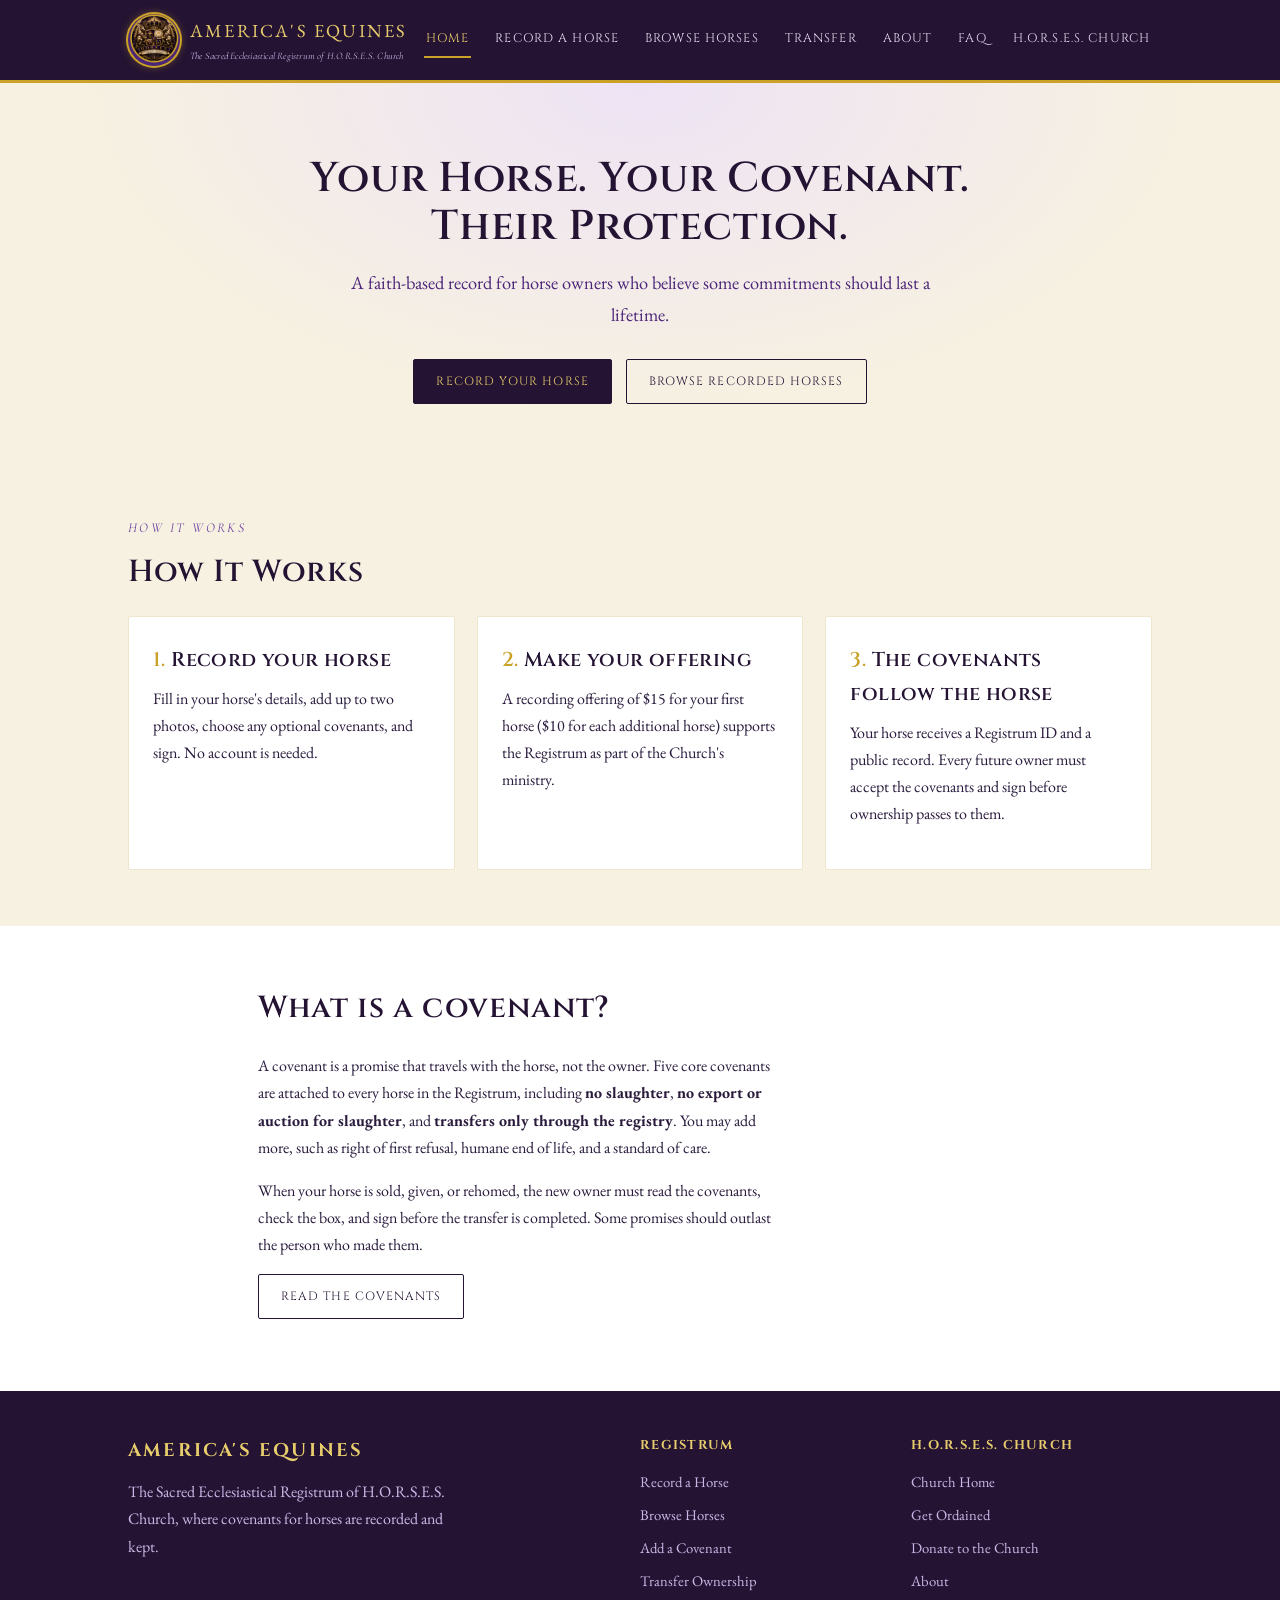
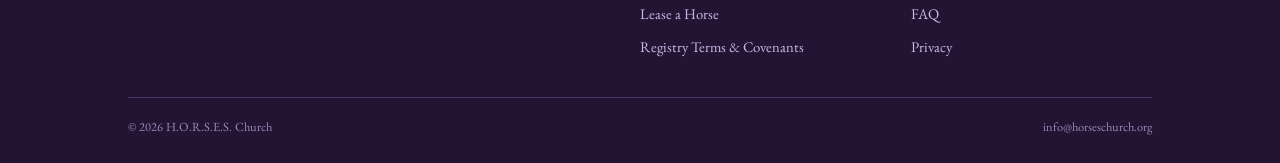
<file: index.html>
<!DOCTYPE html>
<html lang="en">
<head>
<meta charset="UTF-8">
<meta name="viewport" content="width=device-width, initial-scale=1.0">
<title>America&#x27;s Equines | The Registrum of H.O.R.S.E.S. Church</title>
<meta name="description" content="A faith-based registry of covenants for horses. Record your horse and bind every future owner to covenants of care and protection.">
<link rel="icon" href="favicon.ico" sizes="any">
<link rel="icon" type="image/png" sizes="32x32" href="favicon-32.png">
<link rel="apple-touch-icon" href="apple-touch-icon.png">
<meta property="og:type" content="website">
<meta property="og:site_name" content="America's Equines">
<meta property="og:title" content="America&#x27;s Equines | The Registrum of H.O.R.S.E.S. Church">
<meta property="og:description" content="A faith-based registry of covenants for horses. Record your horse and bind every future owner to covenants of care and protection.">
<meta property="og:url" content="https://registrum.americasequines.org/">
<meta property="og:image" content="https://registrum.americasequines.org/registrum-square.png">
<link rel="preconnect" href="https://fonts.googleapis.com"><link href="https://fonts.googleapis.com/css2?family=Cinzel:wght@400;600;700&family=Cormorant+Garamond:ital,wght@0,500;1,500&family=EB+Garamond:ital,wght@0,400;0,600;1,400&display=swap" rel="stylesheet">
<style>
:root{
  --purple-deep:#241333;
  --purple-royal:#4B2578;
  --purple-mid:#6B3FA0;
  --gold:#C9A227;
  --gold-light:#E8CD6D;
  --parchment:#F7F1E1;
  --parchment-dim:#EFE6CE;
  --ink:#2A1B3D;
  --lavender:#EDE3F5;
}
*{box-sizing:border-box;margin:0;padding:0;}
html{scroll-behavior:smooth;}
body{font-family:'EB Garamond',Georgia,serif;background:var(--parchment);color:var(--ink);line-height:1.7;}
h1,h2,h3,.wordmark,.btn,nav a,.eyebrow-caps{font-family:'Cinzel',Georgia,serif;}
h1,h2,h3{color:var(--purple-deep);letter-spacing:.02em;font-weight:600;}
h1{font-size:2.6rem;line-height:1.15;}
h2{font-size:1.9rem;margin-bottom:.6em;}
h3{font-size:1.25rem;}
p{margin-bottom:1em;max-width:66ch;}
a{color:var(--purple-royal);text-decoration:none;}
.eyebrow{font-family:'Cormorant Garamond',Georgia,serif;font-style:italic;letter-spacing:.18em;text-transform:uppercase;color:var(--purple-mid);font-size:.85rem;display:block;margin-bottom:.5em;}
.wrap{max-width:1080px;margin:0 auto;padding:0 28px;}
.halo-horseshoe{width:1em;height:1em;display:inline-block;vertical-align:middle;}

/* ---- top bar ---- */
.topbar{background:var(--purple-deep);border-bottom:3px solid var(--gold);}
.topbar .wrap{display:flex;align-items:center;justify-content:space-between;flex-wrap:wrap;gap:14px;padding-top:14px;padding-bottom:14px;}
.brand{display:flex;align-items:center;gap:10px;color:var(--gold-light);}
.brand .halo-horseshoe{width:30px;height:30px;color:var(--gold);}
.brand-crest{width:52px;height:52px;border-radius:50%;object-fit:cover;box-shadow:0 0 0 2px var(--gold),0 0 10px rgba(201,162,39,.5);}
.brand-text{color:var(--gold-light);font-size:1.15rem;letter-spacing:.12em;}
.brand-text small{display:block;font-family:'Cormorant Garamond',serif;font-style:italic;letter-spacing:.02em;color:#cbb8e6;font-size:.62rem;text-transform:none;margin-top:2px;}
nav{display:flex;gap:22px;flex-wrap:wrap;}
nav a{color:#E9DFF5;font-size:.78rem;letter-spacing:.09em;text-transform:uppercase;padding:6px 2px;border-bottom:2px solid transparent;}
nav a:hover,nav a.active{color:var(--gold-light);border-bottom-color:var(--gold);}

/* ---- banner ---- */
.banner{background:linear-gradient(90deg,var(--gold-light),var(--gold));color:var(--purple-deep);}
.banner .wrap{padding:12px 28px;display:flex;align-items:center;justify-content:center;gap:18px;flex-wrap:wrap;text-align:center;}
.banner p{margin:0;font-family:'Cinzel',serif;font-size:.8rem;letter-spacing:.04em;}
.banner .btns{display:flex;gap:10px;flex-wrap:wrap;}

/* ---- buttons ---- */
.btn{display:inline-block;font-size:.75rem;letter-spacing:.09em;text-transform:uppercase;padding:11px 22px;border-radius:2px;border:1.5px solid var(--purple-deep);cursor:pointer;}
.btn-solid{background:var(--purple-deep);color:var(--gold-light);border-color:var(--purple-deep);}
.btn-solid:hover{background:var(--purple-royal);}
.btn-outline{background:transparent;color:var(--purple-deep);border-color:var(--purple-deep);}
.btn-outline:hover{background:var(--purple-deep);color:var(--gold-light);}
.btn-gold{background:var(--purple-deep);color:var(--gold-light);border-color:var(--purple-deep);}
.banner .btn-outline{border-color:var(--purple-deep);color:var(--purple-deep);}
.banner .btn-outline:hover{background:var(--purple-deep);color:var(--gold-light);}
.btn:disabled{opacity:.55;cursor:not-allowed;}

/* ---- hero ---- */
.hero{padding:72px 0 56px;background:radial-gradient(ellipse at top,var(--lavender) 0%,var(--parchment) 62%);text-align:center;}
.hero .halo-horseshoe{width:56px;height:56px;color:var(--gold);margin-bottom:18px;}
.hero h1{max-width:820px;margin:0 auto .4em;}
.hero .lede{max-width:640px;margin:0 auto 1.6em;font-size:1.15rem;color:var(--purple-royal);}
.hero .btns{display:flex;gap:14px;justify-content:center;flex-wrap:wrap;}

/* ---- page header (non-home) ---- */
.pagehead{padding:52px 0 34px;text-align:center;background:linear-gradient(180deg,var(--lavender),var(--parchment));}
.pagehead .halo-horseshoe{width:42px;height:42px;color:var(--gold);margin-bottom:12px;}.pagehead-banner{max-width:640px;width:100%;height:auto;margin:0 auto 16px;display:block;}
.pagehead p.lede{max-width:620px;margin:.6em auto 0;color:var(--purple-royal);}

/* ---- sections & dividers ---- */
section{padding:56px 0;}
.divider{display:flex;align-items:center;gap:16px;justify-content:center;margin:0 0 40px;color:var(--gold);}
.divider .line{height:1px;width:90px;background:linear-gradient(90deg,transparent,var(--gold),transparent);}
.divider .halo-horseshoe{width:26px;height:26px;}
.panel{background:#fff;border:1px solid var(--parchment-dim);border-left:4px solid var(--gold);border-radius:2px;padding:28px 30px;}
.panel-lav{background:var(--lavender);}

/* ---- grid cards ---- */
.grid3{display:grid;grid-template-columns:repeat(3,1fr);gap:22px;}
.grid2{display:grid;grid-template-columns:repeat(2,1fr);gap:22px;}
@media (max-width:820px){.grid3,.grid2{grid-template-columns:1fr;}}
.card{background:#fff;border:1px solid var(--parchment-dim);padding:26px 24px;border-radius:2px;position:relative;}
.card .halo-horseshoe{width:28px;height:28px;color:var(--gold);margin-bottom:12px;}
.card h3{margin-bottom:.4em;}

/* package cards */
.pkg{background:#fff;border:2px solid var(--parchment-dim);padding:28px 24px;text-align:center;display:flex;flex-direction:column;}
.pkg.featured{border-color:var(--gold);box-shadow:0 6px 22px rgba(75,37,120,.12);}
.pkg .price{font-family:'Cinzel',serif;font-size:2rem;color:var(--purple-deep);margin:.3em 0;}
.pkg .price small{font-size:.9rem;font-family:'EB Garamond',serif;color:var(--purple-mid);}
.pkg ul{list-style:none;margin:14px 0 22px;text-align:left;flex:1;}
.pkg li{padding:6px 0;border-bottom:1px dashed var(--parchment-dim);font-size:.95rem;}
.pkg .tag{align-self:center;background:var(--gold);color:var(--purple-deep);font-family:'Cinzel',serif;font-size:.65rem;letter-spacing:.1em;text-transform:uppercase;padding:4px 10px;margin-bottom:10px;}

.pkg .tagline{font-size:.85rem;color:var(--purple-mid);margin-bottom:0;}

/* delivery toggle */
.delivery-toggle{display:flex;gap:8px;margin:14px 0;background:var(--lavender);border:1px solid #d8c7ef;border-radius:3px;padding:4px;max-width:360px;margin-left:auto;margin-right:auto;}
.delivery-toggle label{flex:1;text-align:center;font-family:'Cinzel',serif;font-size:.62rem;letter-spacing:.06em;text-transform:uppercase;color:var(--purple-royal);padding:8px 4px;border-radius:2px;cursor:pointer;margin:0;}
.delivery-toggle input{position:absolute;opacity:0;width:0;height:0;}
.delivery-toggle input:checked + label{background:var(--purple-deep);color:var(--gold-light);}

/* step headings above each stage of the package builder */
.step-heading{text-align:center;font-family:'Cinzel',serif;font-size:1rem;color:var(--purple-deep);margin-bottom:16px;}

/* selectable package radio-cards */
.pkg-option{cursor:pointer;position:relative;transition:border-color .15s, box-shadow .15s;}
.pkg-option input[type=radio]{position:absolute;top:16px;right:16px;width:18px;height:18px;accent-color:var(--purple-deep);}
.pkg-option.selected{border-color:var(--gold);box-shadow:0 6px 22px rgba(75,37,120,.14);}
.price-lines{font-size:.92rem;color:var(--purple-royal);margin:10px 0 14px;text-align:left;}
.price-lines div{padding:3px 0;}
.price-lines strong{color:var(--purple-deep);}

/* delivery + addons panels shown once a paid package is chosen */
.builder-panel{max-width:640px;margin:0 auto 22px;}
.builder-panel h3{text-align:center;font-size:1rem;}
.addon-list{display:flex;flex-direction:column;gap:10px;}
.addon-item{display:flex;align-items:center;gap:12px;background:var(--lavender);border:1px solid #d8c7ef;border-radius:2px;padding:12px 16px;cursor:pointer;font-size:.92rem;}
.addon-item input{width:17px;height:17px;accent-color:var(--purple-deep);}
.addon-item .addon-name{flex:1;}
.addon-item .addon-price{font-family:'Cinzel',serif;font-size:.85rem;color:var(--purple-deep);white-space:nowrap;}
.addon-note{text-align:center;font-size:.85rem;color:var(--purple-mid);}

/* running order summary */
.order-summary{max-width:640px;margin:0 auto;}
.order-summary .review-list{list-style:none;margin:12px 0;}
.order-summary .review-list li{display:flex;justify-content:space-between;padding:8px 0;border-bottom:1px dashed var(--parchment-dim);font-size:.95rem;}
.summary-total{display:flex;justify-content:space-between;font-family:'Cinzel',serif;font-size:1.1rem;color:var(--purple-deep);padding-top:10px;margin-bottom:10px;}

/* ---- forms ---- */
form{background:#fff;border:1px solid var(--parchment-dim);padding:30px;max-width:640px;}
.field{margin-bottom:18px;}
.field-row{display:flex;gap:12px;}
.field-row>div{flex:1;min-width:0;}
.field-row>div:nth-child(2){flex:0 0 110px;}
.field-row>div:nth-child(3){flex:0 0 130px;}
@media (max-width:560px){.field-row{flex-direction:column;gap:0;}.field-row>div{margin-bottom:18px;}}
label{display:block;font-family:'Cinzel',serif;font-size:.72rem;letter-spacing:.08em;text-transform:uppercase;color:var(--purple-royal);margin-bottom:6px;}
input,select,textarea{width:100%;padding:11px 12px;border:1px solid #cbb8e6;background:var(--lavender);font-family:'EB Garamond',serif;font-size:1rem;color:var(--ink);border-radius:2px;}
textarea{min-height:120px;resize:vertical;}
input:focus,select:focus,textarea:focus{outline:2px solid var(--gold);outline-offset:1px;}
.help{font-size:.85rem;color:#6a5a80;margin-top:4px;}
.formnote{font-size:.85rem;color:var(--purple-mid);margin-top:14px;}

/* ---- locked packages teaser ---- */
.pkg-locked{background:#fff;border:1px dashed #cbb8e6;border-radius:2px;padding:44px 30px;text-align:center;max-width:640px;margin:0 auto;}
.pkg-locked .halo-horseshoe{width:34px;height:34px;color:var(--gold);margin-bottom:14px;}
.pkg-locked p{margin:0 auto;color:var(--purple-mid);}

/* ---- confirm modal ---- */
.modal-backdrop{display:none;position:fixed;inset:0;background:rgba(36,19,51,.6);z-index:50;align-items:center;justify-content:center;padding:20px;}
.modal-backdrop.open{display:flex;}
.modal{background:var(--parchment);border:2px solid var(--gold);border-radius:2px;max-width:560px;width:100%;max-height:88vh;overflow-y:auto;padding:32px;}
.modal h2{font-size:1.5rem;text-align:center;}
.modal .review-list{list-style:none;margin:18px 0 6px;}
.modal .review-list li{display:flex;justify-content:space-between;gap:16px;padding:9px 0;border-bottom:1px dashed var(--parchment-dim);font-size:.95rem;}
.modal .review-list li span:first-child{font-family:'Cinzel',serif;font-size:.68rem;letter-spacing:.06em;text-transform:uppercase;color:var(--purple-royal);}
.modal .review-list li span:last-child{text-align:right;color:var(--ink);}
.modal .modal-btns{display:flex;gap:12px;justify-content:center;margin-top:24px;flex-wrap:wrap;}
.modal .disclosure{margin-top:18px;}

/* ---- faq ---- */
.faq-item{border-bottom:1px solid var(--parchment-dim);padding:18px 0;}
.faq-item summary{font-family:'Cinzel',serif;font-size:1rem;cursor:pointer;color:var(--purple-deep);}
.faq-item p{margin-top:10px;color:#4a3960;}

/* ---- disclosure ---- */
.disclosure{background:var(--lavender);border:1px solid #d8c7ef;padding:20px 24px;font-size:.88rem;color:#4a3960;margin-top:20px;}
.disclosure strong{color:var(--purple-deep);}

/* ---- footer ---- */
footer{background:var(--purple-deep);color:#cbb8e6;padding:44px 0 26px;}
footer .cols{display:grid;grid-template-columns:2fr 1fr 1fr;gap:30px;margin-bottom:30px;}
@media (max-width:720px){footer .cols{grid-template-columns:1fr;}}
footer h4{font-family:'Cinzel',serif;color:var(--gold-light);font-size:.8rem;letter-spacing:.1em;text-transform:uppercase;margin-bottom:12px;}
footer a{color:#cbb8e6;font-size:.92rem;display:block;margin-bottom:8px;}
footer a:hover{color:var(--gold-light);}
footer .brand-text{color:var(--gold-light);}
footer .foot-bottom{border-top:1px solid #4a3568;padding-top:18px;display:flex;justify-content:space-between;flex-wrap:wrap;gap:12px;font-size:.78rem;color:#9c88b8;}
footer .faq-btn{display:inline-block;background:var(--gold);color:var(--purple-deep);font-family:'Cinzel',serif;font-size:.72rem;letter-spacing:.08em;text-transform:uppercase;padding:9px 18px;margin-top:4px;}
nav a.nav-record{color:var(--purple-deep);background:linear-gradient(90deg,var(--gold-light),var(--gold));padding:6px 12px;border-radius:2px;border-bottom:none;font-weight:600;}
nav a.nav-record:hover{background:var(--gold-light);color:var(--purple-deep);}

</style>
<link rel="stylesheet" href="site.css">

</head>
<body data-page="">
<header class="topbar">
  <div class="wrap">
    <a href="index.html" class="brand"><img class="brand-crest" src="registrum-square.png" alt="Registrum crest"><span class="brand-text">AMERICA'S EQUINES<small>The Sacred Ecclesiastical Registrum of H.O.R.S.E.S. Church</small></span></a>
    <nav><a href="index.html" class="active">Home</a><a href="record.html">Record a Horse</a><a href="browse.html">Browse Horses</a><a href="transfer.html">Transfer</a><a href="about.html">About</a><a href="faq.html">FAQ</a><a href="https://horseschurch.org/">H.O.R.S.E.S. Church</a></nav>
  </div>
</header>

<section class="hero"><div class="wrap">
<h1>Your Horse. Your Covenant.<br>Their Protection.</h1>
<p class="lede">A faith-based record for horse owners who believe some commitments should last a lifetime.</p>
<div class="btns"><a class="btn btn-solid" href="record.html">Record Your Horse</a><a class="btn btn-outline" href="browse.html">Browse Recorded Horses</a></div>
</div></section>
<section><div class="wrap">
<p class="eyebrow">How it works</p><h2>How It Works</h2>
<div class="grid3 steps">
<div class="card"><h3>Record your horse</h3><p>Fill in your horse's details, add up to two photos, choose any optional covenants, and sign. No account is needed.</p></div>
<div class="card"><h3>Make your offering</h3><p>A recording offering of $15 for your first horse ($10 for each additional horse) supports the Registrum as part of the Church's ministry.</p></div>
<div class="card"><h3>The covenants follow the horse</h3><p>Your horse receives a Registrum ID and a public record. Every future owner must accept the covenants and sign before ownership passes to them.</p></div>
</div></div></section>
<section style="background:#fff"><div class="wrap narrow">
<h2>What is a covenant?</h2>
<p>A covenant is a promise that travels with the horse, not the owner. Five core covenants are attached to every horse in the Registrum, including <strong>no slaughter</strong>, <strong>no export or auction for slaughter</strong>, and <strong>transfers only through the registry</strong>. You may add more, such as right of first refusal, humane end of life, and a standard of care.</p>
<p>When your horse is sold, given, or rehomed, the new owner must read the covenants, check the box, and sign before the transfer is completed. Some promises should outlast the person who made them.</p>
<p><a class="btn btn-outline" href="terms.html">Read the Covenants</a></p>
</div></section>

<footer>
  <div class="wrap">
    <div class="cols">
      <div>
        <h4 class="brand-text">America's Equines</h4>
        <p style="max-width:42ch;color:#cbb8e6;">The Sacred Ecclesiastical Registrum of H.O.R.S.E.S. Church, where covenants for horses are recorded and kept.</p>
      </div>
      <div>
        <h4>Registrum</h4>
        <a href="record.html">Record a Horse</a>
        <a href="browse.html">Browse Horses</a>
        <a href="add-covenant.html">Add a Covenant</a>
        <a href="transfer.html">Transfer Ownership</a>
        <a href="lease.html">Lease a Horse</a>
        <a href="terms.html">Registry Terms &amp; Covenants</a>
      </div>
      <div>
        <h4>H.O.R.S.E.S. Church</h4>
        <a href="https://horseschurch.org/">Church Home</a>
        <a href="https://horseschurch.org/ordination.html">Get Ordained</a>
        <a href="https://horseschurch.org/donate.html">Donate to the Church</a>
        <a href="about.html">About</a>
        <a href="faq.html">FAQ</a>
        <a href="privacy.html">Privacy</a>
      </div>
    </div>
    <div class="foot-bottom">
      <span>&copy; 2026 H.O.R.S.E.S. Church</span>
      <span>info@horseschurch.org</span>
    </div>
  </div>
</footer>
<script src="app.js"></script>
</body>
</html>
</file>
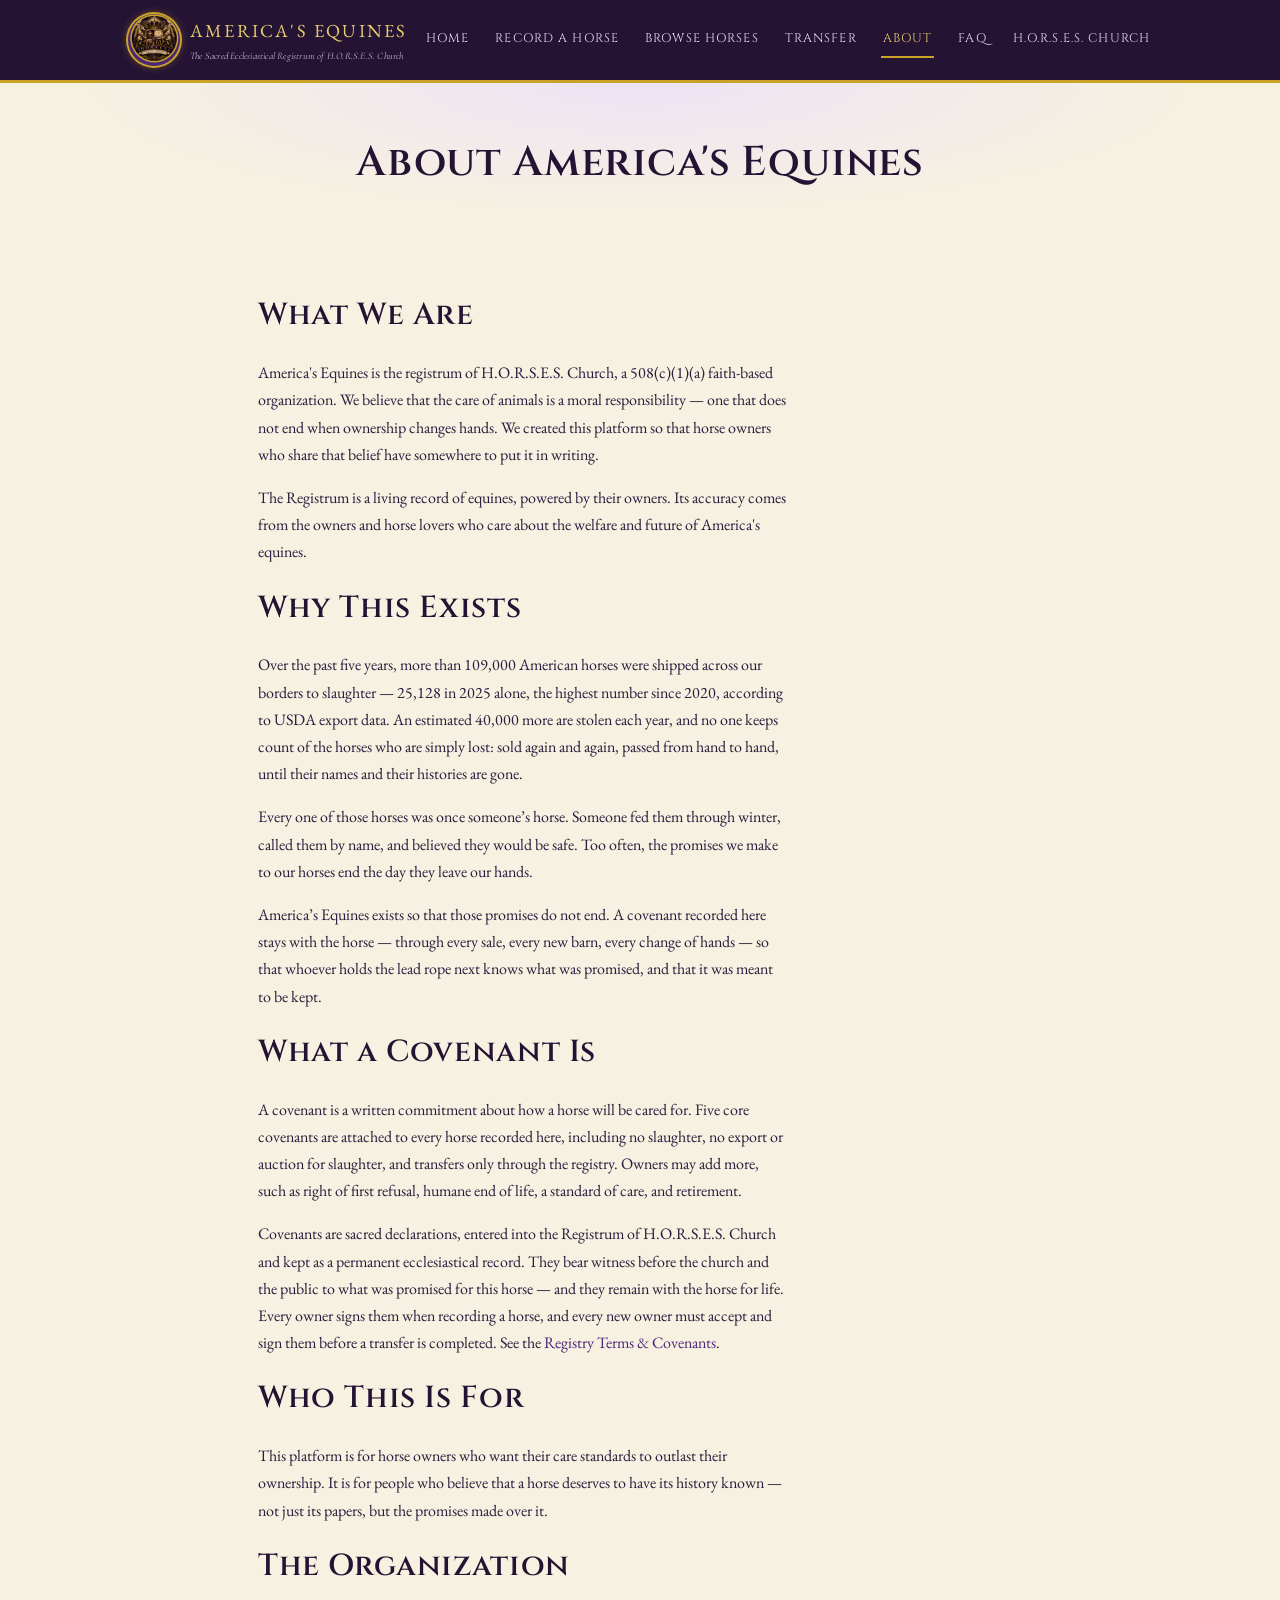
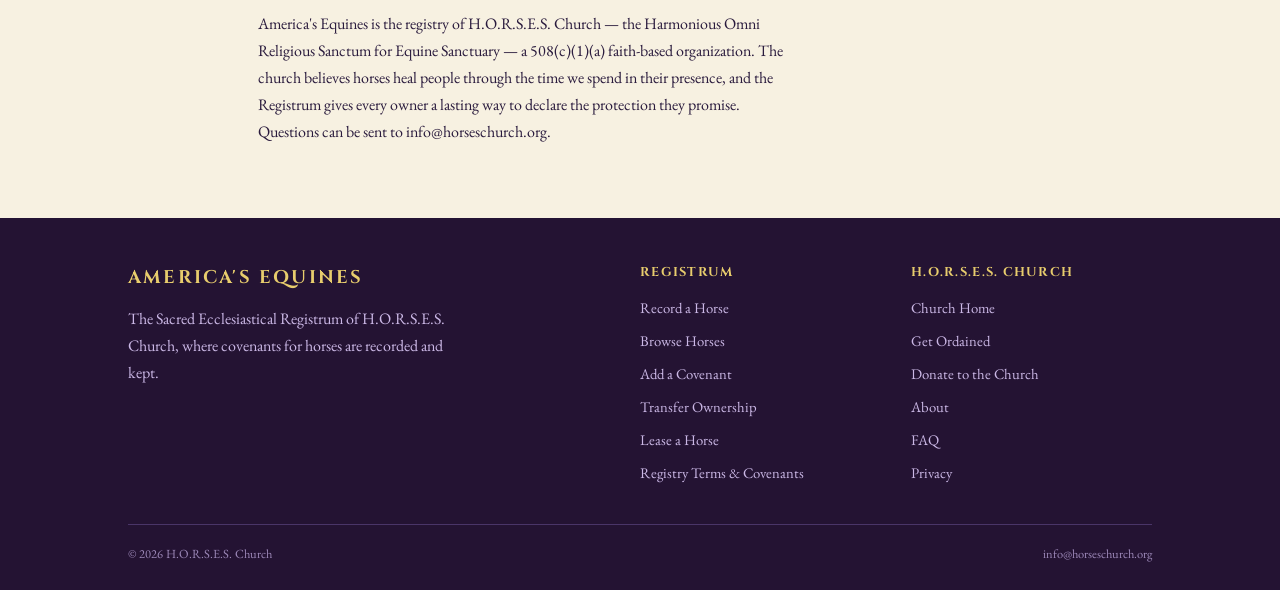
<file: about.html>
<!DOCTYPE html>
<html lang="en">
<head>
<meta charset="UTF-8">
<meta name="viewport" content="width=device-width, initial-scale=1.0">
<title>About | America&#x27;s Equines</title>
<meta name="description" content="About America&#x27;s Equines, the registrum of H.O.R.S.E.S. Church.">
<link rel="icon" href="favicon.ico" sizes="any">
<link rel="icon" type="image/png" sizes="32x32" href="favicon-32.png">
<link rel="apple-touch-icon" href="apple-touch-icon.png">
<meta property="og:type" content="website">
<meta property="og:site_name" content="America's Equines">
<meta property="og:title" content="About | America&#x27;s Equines">
<meta property="og:description" content="About America&#x27;s Equines, the registrum of H.O.R.S.E.S. Church.">
<meta property="og:url" content="https://registrum.americasequines.org/about.html">
<meta property="og:image" content="https://registrum.americasequines.org/registrum-square.png">
<link rel="preconnect" href="https://fonts.googleapis.com"><link href="https://fonts.googleapis.com/css2?family=Cinzel:wght@400;600;700&family=Cormorant+Garamond:ital,wght@0,500;1,500&family=EB+Garamond:ital,wght@0,400;0,600;1,400&display=swap" rel="stylesheet">
<style>
:root{
  --purple-deep:#241333;
  --purple-royal:#4B2578;
  --purple-mid:#6B3FA0;
  --gold:#C9A227;
  --gold-light:#E8CD6D;
  --parchment:#F7F1E1;
  --parchment-dim:#EFE6CE;
  --ink:#2A1B3D;
  --lavender:#EDE3F5;
}
*{box-sizing:border-box;margin:0;padding:0;}
html{scroll-behavior:smooth;}
body{font-family:'EB Garamond',Georgia,serif;background:var(--parchment);color:var(--ink);line-height:1.7;}
h1,h2,h3,.wordmark,.btn,nav a,.eyebrow-caps{font-family:'Cinzel',Georgia,serif;}
h1,h2,h3{color:var(--purple-deep);letter-spacing:.02em;font-weight:600;}
h1{font-size:2.6rem;line-height:1.15;}
h2{font-size:1.9rem;margin-bottom:.6em;}
h3{font-size:1.25rem;}
p{margin-bottom:1em;max-width:66ch;}
a{color:var(--purple-royal);text-decoration:none;}
.eyebrow{font-family:'Cormorant Garamond',Georgia,serif;font-style:italic;letter-spacing:.18em;text-transform:uppercase;color:var(--purple-mid);font-size:.85rem;display:block;margin-bottom:.5em;}
.wrap{max-width:1080px;margin:0 auto;padding:0 28px;}
.halo-horseshoe{width:1em;height:1em;display:inline-block;vertical-align:middle;}

/* ---- top bar ---- */
.topbar{background:var(--purple-deep);border-bottom:3px solid var(--gold);}
.topbar .wrap{display:flex;align-items:center;justify-content:space-between;flex-wrap:wrap;gap:14px;padding-top:14px;padding-bottom:14px;}
.brand{display:flex;align-items:center;gap:10px;color:var(--gold-light);}
.brand .halo-horseshoe{width:30px;height:30px;color:var(--gold);}
.brand-crest{width:52px;height:52px;border-radius:50%;object-fit:cover;box-shadow:0 0 0 2px var(--gold),0 0 10px rgba(201,162,39,.5);}
.brand-text{color:var(--gold-light);font-size:1.15rem;letter-spacing:.12em;}
.brand-text small{display:block;font-family:'Cormorant Garamond',serif;font-style:italic;letter-spacing:.02em;color:#cbb8e6;font-size:.62rem;text-transform:none;margin-top:2px;}
nav{display:flex;gap:22px;flex-wrap:wrap;}
nav a{color:#E9DFF5;font-size:.78rem;letter-spacing:.09em;text-transform:uppercase;padding:6px 2px;border-bottom:2px solid transparent;}
nav a:hover,nav a.active{color:var(--gold-light);border-bottom-color:var(--gold);}

/* ---- banner ---- */
.banner{background:linear-gradient(90deg,var(--gold-light),var(--gold));color:var(--purple-deep);}
.banner .wrap{padding:12px 28px;display:flex;align-items:center;justify-content:center;gap:18px;flex-wrap:wrap;text-align:center;}
.banner p{margin:0;font-family:'Cinzel',serif;font-size:.8rem;letter-spacing:.04em;}
.banner .btns{display:flex;gap:10px;flex-wrap:wrap;}

/* ---- buttons ---- */
.btn{display:inline-block;font-size:.75rem;letter-spacing:.09em;text-transform:uppercase;padding:11px 22px;border-radius:2px;border:1.5px solid var(--purple-deep);cursor:pointer;}
.btn-solid{background:var(--purple-deep);color:var(--gold-light);border-color:var(--purple-deep);}
.btn-solid:hover{background:var(--purple-royal);}
.btn-outline{background:transparent;color:var(--purple-deep);border-color:var(--purple-deep);}
.btn-outline:hover{background:var(--purple-deep);color:var(--gold-light);}
.btn-gold{background:var(--purple-deep);color:var(--gold-light);border-color:var(--purple-deep);}
.banner .btn-outline{border-color:var(--purple-deep);color:var(--purple-deep);}
.banner .btn-outline:hover{background:var(--purple-deep);color:var(--gold-light);}
.btn:disabled{opacity:.55;cursor:not-allowed;}

/* ---- hero ---- */
.hero{padding:72px 0 56px;background:radial-gradient(ellipse at top,var(--lavender) 0%,var(--parchment) 62%);text-align:center;}
.hero .halo-horseshoe{width:56px;height:56px;color:var(--gold);margin-bottom:18px;}
.hero h1{max-width:820px;margin:0 auto .4em;}
.hero .lede{max-width:640px;margin:0 auto 1.6em;font-size:1.15rem;color:var(--purple-royal);}
.hero .btns{display:flex;gap:14px;justify-content:center;flex-wrap:wrap;}

/* ---- page header (non-home) ---- */
.pagehead{padding:52px 0 34px;text-align:center;background:linear-gradient(180deg,var(--lavender),var(--parchment));}
.pagehead .halo-horseshoe{width:42px;height:42px;color:var(--gold);margin-bottom:12px;}.pagehead-banner{max-width:640px;width:100%;height:auto;margin:0 auto 16px;display:block;}
.pagehead p.lede{max-width:620px;margin:.6em auto 0;color:var(--purple-royal);}

/* ---- sections & dividers ---- */
section{padding:56px 0;}
.divider{display:flex;align-items:center;gap:16px;justify-content:center;margin:0 0 40px;color:var(--gold);}
.divider .line{height:1px;width:90px;background:linear-gradient(90deg,transparent,var(--gold),transparent);}
.divider .halo-horseshoe{width:26px;height:26px;}
.panel{background:#fff;border:1px solid var(--parchment-dim);border-left:4px solid var(--gold);border-radius:2px;padding:28px 30px;}
.panel-lav{background:var(--lavender);}

/* ---- grid cards ---- */
.grid3{display:grid;grid-template-columns:repeat(3,1fr);gap:22px;}
.grid2{display:grid;grid-template-columns:repeat(2,1fr);gap:22px;}
@media (max-width:820px){.grid3,.grid2{grid-template-columns:1fr;}}
.card{background:#fff;border:1px solid var(--parchment-dim);padding:26px 24px;border-radius:2px;position:relative;}
.card .halo-horseshoe{width:28px;height:28px;color:var(--gold);margin-bottom:12px;}
.card h3{margin-bottom:.4em;}

/* package cards */
.pkg{background:#fff;border:2px solid var(--parchment-dim);padding:28px 24px;text-align:center;display:flex;flex-direction:column;}
.pkg.featured{border-color:var(--gold);box-shadow:0 6px 22px rgba(75,37,120,.12);}
.pkg .price{font-family:'Cinzel',serif;font-size:2rem;color:var(--purple-deep);margin:.3em 0;}
.pkg .price small{font-size:.9rem;font-family:'EB Garamond',serif;color:var(--purple-mid);}
.pkg ul{list-style:none;margin:14px 0 22px;text-align:left;flex:1;}
.pkg li{padding:6px 0;border-bottom:1px dashed var(--parchment-dim);font-size:.95rem;}
.pkg .tag{align-self:center;background:var(--gold);color:var(--purple-deep);font-family:'Cinzel',serif;font-size:.65rem;letter-spacing:.1em;text-transform:uppercase;padding:4px 10px;margin-bottom:10px;}

.pkg .tagline{font-size:.85rem;color:var(--purple-mid);margin-bottom:0;}

/* delivery toggle */
.delivery-toggle{display:flex;gap:8px;margin:14px 0;background:var(--lavender);border:1px solid #d8c7ef;border-radius:3px;padding:4px;max-width:360px;margin-left:auto;margin-right:auto;}
.delivery-toggle label{flex:1;text-align:center;font-family:'Cinzel',serif;font-size:.62rem;letter-spacing:.06em;text-transform:uppercase;color:var(--purple-royal);padding:8px 4px;border-radius:2px;cursor:pointer;margin:0;}
.delivery-toggle input{position:absolute;opacity:0;width:0;height:0;}
.delivery-toggle input:checked + label{background:var(--purple-deep);color:var(--gold-light);}

/* step headings above each stage of the package builder */
.step-heading{text-align:center;font-family:'Cinzel',serif;font-size:1rem;color:var(--purple-deep);margin-bottom:16px;}

/* selectable package radio-cards */
.pkg-option{cursor:pointer;position:relative;transition:border-color .15s, box-shadow .15s;}
.pkg-option input[type=radio]{position:absolute;top:16px;right:16px;width:18px;height:18px;accent-color:var(--purple-deep);}
.pkg-option.selected{border-color:var(--gold);box-shadow:0 6px 22px rgba(75,37,120,.14);}
.price-lines{font-size:.92rem;color:var(--purple-royal);margin:10px 0 14px;text-align:left;}
.price-lines div{padding:3px 0;}
.price-lines strong{color:var(--purple-deep);}

/* delivery + addons panels shown once a paid package is chosen */
.builder-panel{max-width:640px;margin:0 auto 22px;}
.builder-panel h3{text-align:center;font-size:1rem;}
.addon-list{display:flex;flex-direction:column;gap:10px;}
.addon-item{display:flex;align-items:center;gap:12px;background:var(--lavender);border:1px solid #d8c7ef;border-radius:2px;padding:12px 16px;cursor:pointer;font-size:.92rem;}
.addon-item input{width:17px;height:17px;accent-color:var(--purple-deep);}
.addon-item .addon-name{flex:1;}
.addon-item .addon-price{font-family:'Cinzel',serif;font-size:.85rem;color:var(--purple-deep);white-space:nowrap;}
.addon-note{text-align:center;font-size:.85rem;color:var(--purple-mid);}

/* running order summary */
.order-summary{max-width:640px;margin:0 auto;}
.order-summary .review-list{list-style:none;margin:12px 0;}
.order-summary .review-list li{display:flex;justify-content:space-between;padding:8px 0;border-bottom:1px dashed var(--parchment-dim);font-size:.95rem;}
.summary-total{display:flex;justify-content:space-between;font-family:'Cinzel',serif;font-size:1.1rem;color:var(--purple-deep);padding-top:10px;margin-bottom:10px;}

/* ---- forms ---- */
form{background:#fff;border:1px solid var(--parchment-dim);padding:30px;max-width:640px;}
.field{margin-bottom:18px;}
.field-row{display:flex;gap:12px;}
.field-row>div{flex:1;min-width:0;}
.field-row>div:nth-child(2){flex:0 0 110px;}
.field-row>div:nth-child(3){flex:0 0 130px;}
@media (max-width:560px){.field-row{flex-direction:column;gap:0;}.field-row>div{margin-bottom:18px;}}
label{display:block;font-family:'Cinzel',serif;font-size:.72rem;letter-spacing:.08em;text-transform:uppercase;color:var(--purple-royal);margin-bottom:6px;}
input,select,textarea{width:100%;padding:11px 12px;border:1px solid #cbb8e6;background:var(--lavender);font-family:'EB Garamond',serif;font-size:1rem;color:var(--ink);border-radius:2px;}
textarea{min-height:120px;resize:vertical;}
input:focus,select:focus,textarea:focus{outline:2px solid var(--gold);outline-offset:1px;}
.help{font-size:.85rem;color:#6a5a80;margin-top:4px;}
.formnote{font-size:.85rem;color:var(--purple-mid);margin-top:14px;}

/* ---- locked packages teaser ---- */
.pkg-locked{background:#fff;border:1px dashed #cbb8e6;border-radius:2px;padding:44px 30px;text-align:center;max-width:640px;margin:0 auto;}
.pkg-locked .halo-horseshoe{width:34px;height:34px;color:var(--gold);margin-bottom:14px;}
.pkg-locked p{margin:0 auto;color:var(--purple-mid);}

/* ---- confirm modal ---- */
.modal-backdrop{display:none;position:fixed;inset:0;background:rgba(36,19,51,.6);z-index:50;align-items:center;justify-content:center;padding:20px;}
.modal-backdrop.open{display:flex;}
.modal{background:var(--parchment);border:2px solid var(--gold);border-radius:2px;max-width:560px;width:100%;max-height:88vh;overflow-y:auto;padding:32px;}
.modal h2{font-size:1.5rem;text-align:center;}
.modal .review-list{list-style:none;margin:18px 0 6px;}
.modal .review-list li{display:flex;justify-content:space-between;gap:16px;padding:9px 0;border-bottom:1px dashed var(--parchment-dim);font-size:.95rem;}
.modal .review-list li span:first-child{font-family:'Cinzel',serif;font-size:.68rem;letter-spacing:.06em;text-transform:uppercase;color:var(--purple-royal);}
.modal .review-list li span:last-child{text-align:right;color:var(--ink);}
.modal .modal-btns{display:flex;gap:12px;justify-content:center;margin-top:24px;flex-wrap:wrap;}
.modal .disclosure{margin-top:18px;}

/* ---- faq ---- */
.faq-item{border-bottom:1px solid var(--parchment-dim);padding:18px 0;}
.faq-item summary{font-family:'Cinzel',serif;font-size:1rem;cursor:pointer;color:var(--purple-deep);}
.faq-item p{margin-top:10px;color:#4a3960;}

/* ---- disclosure ---- */
.disclosure{background:var(--lavender);border:1px solid #d8c7ef;padding:20px 24px;font-size:.88rem;color:#4a3960;margin-top:20px;}
.disclosure strong{color:var(--purple-deep);}

/* ---- footer ---- */
footer{background:var(--purple-deep);color:#cbb8e6;padding:44px 0 26px;}
footer .cols{display:grid;grid-template-columns:2fr 1fr 1fr;gap:30px;margin-bottom:30px;}
@media (max-width:720px){footer .cols{grid-template-columns:1fr;}}
footer h4{font-family:'Cinzel',serif;color:var(--gold-light);font-size:.8rem;letter-spacing:.1em;text-transform:uppercase;margin-bottom:12px;}
footer a{color:#cbb8e6;font-size:.92rem;display:block;margin-bottom:8px;}
footer a:hover{color:var(--gold-light);}
footer .brand-text{color:var(--gold-light);}
footer .foot-bottom{border-top:1px solid #4a3568;padding-top:18px;display:flex;justify-content:space-between;flex-wrap:wrap;gap:12px;font-size:.78rem;color:#9c88b8;}
footer .faq-btn{display:inline-block;background:var(--gold);color:var(--purple-deep);font-family:'Cinzel',serif;font-size:.72rem;letter-spacing:.08em;text-transform:uppercase;padding:9px 18px;margin-top:4px;}
nav a.nav-record{color:var(--purple-deep);background:linear-gradient(90deg,var(--gold-light),var(--gold));padding:6px 12px;border-radius:2px;border-bottom:none;font-weight:600;}
nav a.nav-record:hover{background:var(--gold-light);color:var(--purple-deep);}

</style>
<link rel="stylesheet" href="site.css">

</head>
<body data-page="">
<header class="topbar">
  <div class="wrap">
    <a href="index.html" class="brand"><img class="brand-crest" src="registrum-square.png" alt="Registrum crest"><span class="brand-text">AMERICA'S EQUINES<small>The Sacred Ecclesiastical Registrum of H.O.R.S.E.S. Church</small></span></a>
    <nav><a href="index.html">Home</a><a href="record.html">Record a Horse</a><a href="browse.html">Browse Horses</a><a href="transfer.html">Transfer</a><a href="about.html" class="active">About</a><a href="faq.html">FAQ</a><a href="https://horseschurch.org/">H.O.R.S.E.S. Church</a></nav>
  </div>
</header>
<section class="pagehead"><div class="wrap"><h1>About America's Equines</h1></div></section>
<section><div class="wrap narrow">
<h2>What We Are</h2>
<p>America's Equines is the registrum of H.O.R.S.E.S. Church, a 508(c)(1)(a) faith-based organization. We believe that the care of animals is a moral responsibility &mdash; one that does not end when ownership changes hands. We created this platform so that horse owners who share that belief have somewhere to put it in writing.</p>
<p>The Registrum is a living record of equines, powered by their owners. Its accuracy comes from the owners and horse lovers who care about the welfare and future of America&#x27;s equines.</p>
<h2>Why This Exists</h2>
<p>Over the past five years, more than 109,000 American horses were shipped across our borders to slaughter &mdash; 25,128 in 2025 alone, the highest number since 2020, according to USDA export data. An estimated 40,000 more are stolen each year, and no one keeps count of the horses who are simply lost: sold again and again, passed from hand to hand, until their names and their histories are gone.</p>
<p>Every one of those horses was once someone&rsquo;s horse. Someone fed them through winter, called them by name, and believed they would be safe. Too often, the promises we make to our horses end the day they leave our hands.</p>
<p>America&rsquo;s Equines exists so that those promises do not end. A covenant recorded here stays with the horse &mdash; through every sale, every new barn, every change of hands &mdash; so that whoever holds the lead rope next knows what was promised, and that it was meant to be kept.</p>
<h2>What a Covenant Is</h2>
<p>A covenant is a written commitment about how a horse will be cared for. Five core covenants are attached to every horse recorded here, including no slaughter, no export or auction for slaughter, and transfers only through the registry. Owners may add more, such as right of first refusal, humane end of life, a standard of care, and retirement.</p>
<p>Covenants are sacred declarations, entered into the Registrum of H.O.R.S.E.S. Church and kept as a permanent ecclesiastical record. They bear witness before the church and the public to what was promised for this horse &mdash; and they remain with the horse for life. Every owner signs them when recording a horse, and every new owner must accept and sign them before a transfer is completed. See the <a href="terms.html">Registry Terms &amp; Covenants</a>.</p>
<h2>Who This Is For</h2>
<p>This platform is for horse owners who want their care standards to outlast their ownership. It is for people who believe that a horse deserves to have its history known &mdash; not just its papers, but the promises made over it.</p>
<h2>The Organization</h2>
<p>America's Equines is the registry of H.O.R.S.E.S. Church &mdash; the Harmonious Omni Religious Sanctum for Equine Sanctuary &mdash; a 508(c)(1)(a) faith-based organization. The church believes horses heal people through the time we spend in their presence, and the Registrum gives every owner a lasting way to declare the protection they promise. Questions can be sent to info@horseschurch.org.</p>
</div></section>
<footer>
  <div class="wrap">
    <div class="cols">
      <div>
        <h4 class="brand-text">America's Equines</h4>
        <p style="max-width:42ch;color:#cbb8e6;">The Sacred Ecclesiastical Registrum of H.O.R.S.E.S. Church, where covenants for horses are recorded and kept.</p>
      </div>
      <div>
        <h4>Registrum</h4>
        <a href="record.html">Record a Horse</a>
        <a href="browse.html">Browse Horses</a>
        <a href="add-covenant.html">Add a Covenant</a>
        <a href="transfer.html">Transfer Ownership</a>
        <a href="lease.html">Lease a Horse</a>
        <a href="terms.html">Registry Terms &amp; Covenants</a>
      </div>
      <div>
        <h4>H.O.R.S.E.S. Church</h4>
        <a href="https://horseschurch.org/">Church Home</a>
        <a href="https://horseschurch.org/ordination.html">Get Ordained</a>
        <a href="https://horseschurch.org/donate.html">Donate to the Church</a>
        <a href="about.html">About</a>
        <a href="faq.html">FAQ</a>
        <a href="privacy.html">Privacy</a>
      </div>
    </div>
    <div class="foot-bottom">
      <span>&copy; 2026 H.O.R.S.E.S. Church</span>
      <span>info@horseschurch.org</span>
    </div>
  </div>
</footer>
<script src="app.js"></script>
</body>
</html>
</file>
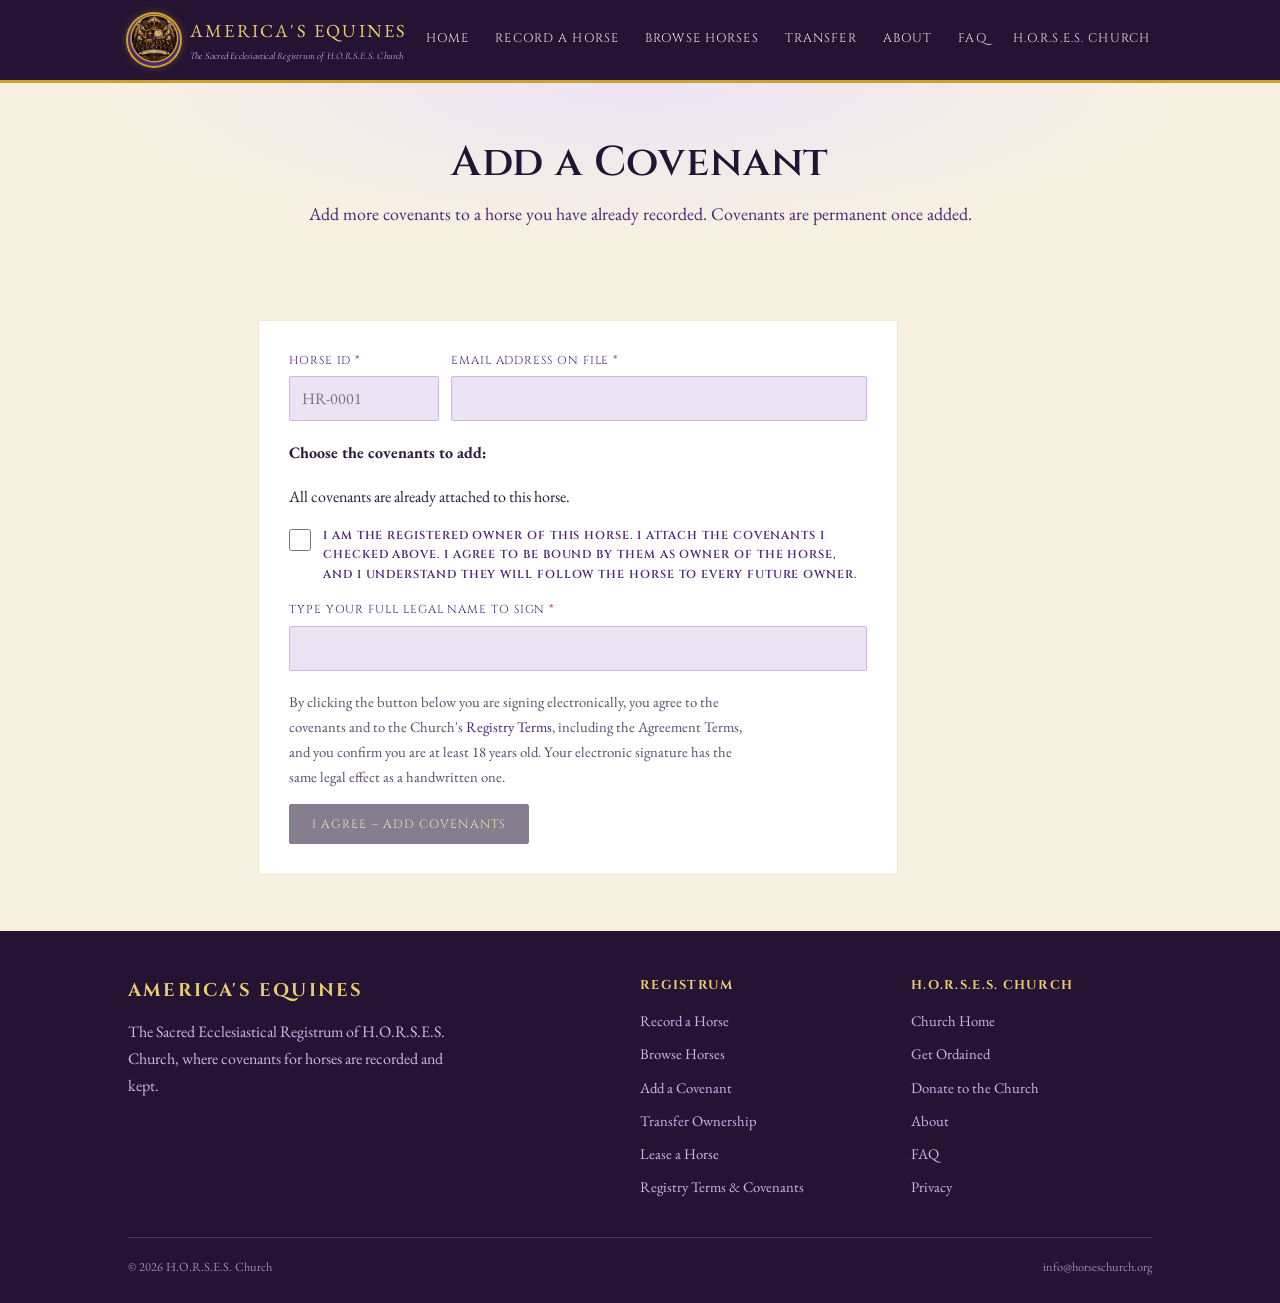
<file: add-covenant.html>
<!DOCTYPE html>
<html lang="en">
<head>
<meta charset="UTF-8">
<meta name="viewport" content="width=device-width, initial-scale=1.0">
<title>Add a Covenant | America&#x27;s Equines</title>
<meta name="description" content="Add optional covenants to a horse already recorded in the Registrum.">
<link rel="icon" href="favicon.ico" sizes="any">
<link rel="icon" type="image/png" sizes="32x32" href="favicon-32.png">
<link rel="apple-touch-icon" href="apple-touch-icon.png">
<meta property="og:type" content="website">
<meta property="og:site_name" content="America's Equines">
<meta property="og:title" content="Add a Covenant | America&#x27;s Equines">
<meta property="og:description" content="Add optional covenants to a horse already recorded in the Registrum.">
<meta property="og:url" content="https://registrum.americasequines.org/add-covenant.html">
<meta property="og:image" content="https://registrum.americasequines.org/registrum-square.png">
<link rel="preconnect" href="https://fonts.googleapis.com"><link href="https://fonts.googleapis.com/css2?family=Cinzel:wght@400;600;700&family=Cormorant+Garamond:ital,wght@0,500;1,500&family=EB+Garamond:ital,wght@0,400;0,600;1,400&display=swap" rel="stylesheet">
<style>
:root{
  --purple-deep:#241333;
  --purple-royal:#4B2578;
  --purple-mid:#6B3FA0;
  --gold:#C9A227;
  --gold-light:#E8CD6D;
  --parchment:#F7F1E1;
  --parchment-dim:#EFE6CE;
  --ink:#2A1B3D;
  --lavender:#EDE3F5;
}
*{box-sizing:border-box;margin:0;padding:0;}
html{scroll-behavior:smooth;}
body{font-family:'EB Garamond',Georgia,serif;background:var(--parchment);color:var(--ink);line-height:1.7;}
h1,h2,h3,.wordmark,.btn,nav a,.eyebrow-caps{font-family:'Cinzel',Georgia,serif;}
h1,h2,h3{color:var(--purple-deep);letter-spacing:.02em;font-weight:600;}
h1{font-size:2.6rem;line-height:1.15;}
h2{font-size:1.9rem;margin-bottom:.6em;}
h3{font-size:1.25rem;}
p{margin-bottom:1em;max-width:66ch;}
a{color:var(--purple-royal);text-decoration:none;}
.eyebrow{font-family:'Cormorant Garamond',Georgia,serif;font-style:italic;letter-spacing:.18em;text-transform:uppercase;color:var(--purple-mid);font-size:.85rem;display:block;margin-bottom:.5em;}
.wrap{max-width:1080px;margin:0 auto;padding:0 28px;}
.halo-horseshoe{width:1em;height:1em;display:inline-block;vertical-align:middle;}

/* ---- top bar ---- */
.topbar{background:var(--purple-deep);border-bottom:3px solid var(--gold);}
.topbar .wrap{display:flex;align-items:center;justify-content:space-between;flex-wrap:wrap;gap:14px;padding-top:14px;padding-bottom:14px;}
.brand{display:flex;align-items:center;gap:10px;color:var(--gold-light);}
.brand .halo-horseshoe{width:30px;height:30px;color:var(--gold);}
.brand-crest{width:52px;height:52px;border-radius:50%;object-fit:cover;box-shadow:0 0 0 2px var(--gold),0 0 10px rgba(201,162,39,.5);}
.brand-text{color:var(--gold-light);font-size:1.15rem;letter-spacing:.12em;}
.brand-text small{display:block;font-family:'Cormorant Garamond',serif;font-style:italic;letter-spacing:.02em;color:#cbb8e6;font-size:.62rem;text-transform:none;margin-top:2px;}
nav{display:flex;gap:22px;flex-wrap:wrap;}
nav a{color:#E9DFF5;font-size:.78rem;letter-spacing:.09em;text-transform:uppercase;padding:6px 2px;border-bottom:2px solid transparent;}
nav a:hover,nav a.active{color:var(--gold-light);border-bottom-color:var(--gold);}

/* ---- banner ---- */
.banner{background:linear-gradient(90deg,var(--gold-light),var(--gold));color:var(--purple-deep);}
.banner .wrap{padding:12px 28px;display:flex;align-items:center;justify-content:center;gap:18px;flex-wrap:wrap;text-align:center;}
.banner p{margin:0;font-family:'Cinzel',serif;font-size:.8rem;letter-spacing:.04em;}
.banner .btns{display:flex;gap:10px;flex-wrap:wrap;}

/* ---- buttons ---- */
.btn{display:inline-block;font-size:.75rem;letter-spacing:.09em;text-transform:uppercase;padding:11px 22px;border-radius:2px;border:1.5px solid var(--purple-deep);cursor:pointer;}
.btn-solid{background:var(--purple-deep);color:var(--gold-light);border-color:var(--purple-deep);}
.btn-solid:hover{background:var(--purple-royal);}
.btn-outline{background:transparent;color:var(--purple-deep);border-color:var(--purple-deep);}
.btn-outline:hover{background:var(--purple-deep);color:var(--gold-light);}
.btn-gold{background:var(--purple-deep);color:var(--gold-light);border-color:var(--purple-deep);}
.banner .btn-outline{border-color:var(--purple-deep);color:var(--purple-deep);}
.banner .btn-outline:hover{background:var(--purple-deep);color:var(--gold-light);}
.btn:disabled{opacity:.55;cursor:not-allowed;}

/* ---- hero ---- */
.hero{padding:72px 0 56px;background:radial-gradient(ellipse at top,var(--lavender) 0%,var(--parchment) 62%);text-align:center;}
.hero .halo-horseshoe{width:56px;height:56px;color:var(--gold);margin-bottom:18px;}
.hero h1{max-width:820px;margin:0 auto .4em;}
.hero .lede{max-width:640px;margin:0 auto 1.6em;font-size:1.15rem;color:var(--purple-royal);}
.hero .btns{display:flex;gap:14px;justify-content:center;flex-wrap:wrap;}

/* ---- page header (non-home) ---- */
.pagehead{padding:52px 0 34px;text-align:center;background:linear-gradient(180deg,var(--lavender),var(--parchment));}
.pagehead .halo-horseshoe{width:42px;height:42px;color:var(--gold);margin-bottom:12px;}.pagehead-banner{max-width:640px;width:100%;height:auto;margin:0 auto 16px;display:block;}
.pagehead p.lede{max-width:620px;margin:.6em auto 0;color:var(--purple-royal);}

/* ---- sections & dividers ---- */
section{padding:56px 0;}
.divider{display:flex;align-items:center;gap:16px;justify-content:center;margin:0 0 40px;color:var(--gold);}
.divider .line{height:1px;width:90px;background:linear-gradient(90deg,transparent,var(--gold),transparent);}
.divider .halo-horseshoe{width:26px;height:26px;}
.panel{background:#fff;border:1px solid var(--parchment-dim);border-left:4px solid var(--gold);border-radius:2px;padding:28px 30px;}
.panel-lav{background:var(--lavender);}

/* ---- grid cards ---- */
.grid3{display:grid;grid-template-columns:repeat(3,1fr);gap:22px;}
.grid2{display:grid;grid-template-columns:repeat(2,1fr);gap:22px;}
@media (max-width:820px){.grid3,.grid2{grid-template-columns:1fr;}}
.card{background:#fff;border:1px solid var(--parchment-dim);padding:26px 24px;border-radius:2px;position:relative;}
.card .halo-horseshoe{width:28px;height:28px;color:var(--gold);margin-bottom:12px;}
.card h3{margin-bottom:.4em;}

/* package cards */
.pkg{background:#fff;border:2px solid var(--parchment-dim);padding:28px 24px;text-align:center;display:flex;flex-direction:column;}
.pkg.featured{border-color:var(--gold);box-shadow:0 6px 22px rgba(75,37,120,.12);}
.pkg .price{font-family:'Cinzel',serif;font-size:2rem;color:var(--purple-deep);margin:.3em 0;}
.pkg .price small{font-size:.9rem;font-family:'EB Garamond',serif;color:var(--purple-mid);}
.pkg ul{list-style:none;margin:14px 0 22px;text-align:left;flex:1;}
.pkg li{padding:6px 0;border-bottom:1px dashed var(--parchment-dim);font-size:.95rem;}
.pkg .tag{align-self:center;background:var(--gold);color:var(--purple-deep);font-family:'Cinzel',serif;font-size:.65rem;letter-spacing:.1em;text-transform:uppercase;padding:4px 10px;margin-bottom:10px;}

.pkg .tagline{font-size:.85rem;color:var(--purple-mid);margin-bottom:0;}

/* delivery toggle */
.delivery-toggle{display:flex;gap:8px;margin:14px 0;background:var(--lavender);border:1px solid #d8c7ef;border-radius:3px;padding:4px;max-width:360px;margin-left:auto;margin-right:auto;}
.delivery-toggle label{flex:1;text-align:center;font-family:'Cinzel',serif;font-size:.62rem;letter-spacing:.06em;text-transform:uppercase;color:var(--purple-royal);padding:8px 4px;border-radius:2px;cursor:pointer;margin:0;}
.delivery-toggle input{position:absolute;opacity:0;width:0;height:0;}
.delivery-toggle input:checked + label{background:var(--purple-deep);color:var(--gold-light);}

/* step headings above each stage of the package builder */
.step-heading{text-align:center;font-family:'Cinzel',serif;font-size:1rem;color:var(--purple-deep);margin-bottom:16px;}

/* selectable package radio-cards */
.pkg-option{cursor:pointer;position:relative;transition:border-color .15s, box-shadow .15s;}
.pkg-option input[type=radio]{position:absolute;top:16px;right:16px;width:18px;height:18px;accent-color:var(--purple-deep);}
.pkg-option.selected{border-color:var(--gold);box-shadow:0 6px 22px rgba(75,37,120,.14);}
.price-lines{font-size:.92rem;color:var(--purple-royal);margin:10px 0 14px;text-align:left;}
.price-lines div{padding:3px 0;}
.price-lines strong{color:var(--purple-deep);}

/* delivery + addons panels shown once a paid package is chosen */
.builder-panel{max-width:640px;margin:0 auto 22px;}
.builder-panel h3{text-align:center;font-size:1rem;}
.addon-list{display:flex;flex-direction:column;gap:10px;}
.addon-item{display:flex;align-items:center;gap:12px;background:var(--lavender);border:1px solid #d8c7ef;border-radius:2px;padding:12px 16px;cursor:pointer;font-size:.92rem;}
.addon-item input{width:17px;height:17px;accent-color:var(--purple-deep);}
.addon-item .addon-name{flex:1;}
.addon-item .addon-price{font-family:'Cinzel',serif;font-size:.85rem;color:var(--purple-deep);white-space:nowrap;}
.addon-note{text-align:center;font-size:.85rem;color:var(--purple-mid);}

/* running order summary */
.order-summary{max-width:640px;margin:0 auto;}
.order-summary .review-list{list-style:none;margin:12px 0;}
.order-summary .review-list li{display:flex;justify-content:space-between;padding:8px 0;border-bottom:1px dashed var(--parchment-dim);font-size:.95rem;}
.summary-total{display:flex;justify-content:space-between;font-family:'Cinzel',serif;font-size:1.1rem;color:var(--purple-deep);padding-top:10px;margin-bottom:10px;}

/* ---- forms ---- */
form{background:#fff;border:1px solid var(--parchment-dim);padding:30px;max-width:640px;}
.field{margin-bottom:18px;}
.field-row{display:flex;gap:12px;}
.field-row>div{flex:1;min-width:0;}
.field-row>div:nth-child(2){flex:0 0 110px;}
.field-row>div:nth-child(3){flex:0 0 130px;}
@media (max-width:560px){.field-row{flex-direction:column;gap:0;}.field-row>div{margin-bottom:18px;}}
label{display:block;font-family:'Cinzel',serif;font-size:.72rem;letter-spacing:.08em;text-transform:uppercase;color:var(--purple-royal);margin-bottom:6px;}
input,select,textarea{width:100%;padding:11px 12px;border:1px solid #cbb8e6;background:var(--lavender);font-family:'EB Garamond',serif;font-size:1rem;color:var(--ink);border-radius:2px;}
textarea{min-height:120px;resize:vertical;}
input:focus,select:focus,textarea:focus{outline:2px solid var(--gold);outline-offset:1px;}
.help{font-size:.85rem;color:#6a5a80;margin-top:4px;}
.formnote{font-size:.85rem;color:var(--purple-mid);margin-top:14px;}

/* ---- locked packages teaser ---- */
.pkg-locked{background:#fff;border:1px dashed #cbb8e6;border-radius:2px;padding:44px 30px;text-align:center;max-width:640px;margin:0 auto;}
.pkg-locked .halo-horseshoe{width:34px;height:34px;color:var(--gold);margin-bottom:14px;}
.pkg-locked p{margin:0 auto;color:var(--purple-mid);}

/* ---- confirm modal ---- */
.modal-backdrop{display:none;position:fixed;inset:0;background:rgba(36,19,51,.6);z-index:50;align-items:center;justify-content:center;padding:20px;}
.modal-backdrop.open{display:flex;}
.modal{background:var(--parchment);border:2px solid var(--gold);border-radius:2px;max-width:560px;width:100%;max-height:88vh;overflow-y:auto;padding:32px;}
.modal h2{font-size:1.5rem;text-align:center;}
.modal .review-list{list-style:none;margin:18px 0 6px;}
.modal .review-list li{display:flex;justify-content:space-between;gap:16px;padding:9px 0;border-bottom:1px dashed var(--parchment-dim);font-size:.95rem;}
.modal .review-list li span:first-child{font-family:'Cinzel',serif;font-size:.68rem;letter-spacing:.06em;text-transform:uppercase;color:var(--purple-royal);}
.modal .review-list li span:last-child{text-align:right;color:var(--ink);}
.modal .modal-btns{display:flex;gap:12px;justify-content:center;margin-top:24px;flex-wrap:wrap;}
.modal .disclosure{margin-top:18px;}

/* ---- faq ---- */
.faq-item{border-bottom:1px solid var(--parchment-dim);padding:18px 0;}
.faq-item summary{font-family:'Cinzel',serif;font-size:1rem;cursor:pointer;color:var(--purple-deep);}
.faq-item p{margin-top:10px;color:#4a3960;}

/* ---- disclosure ---- */
.disclosure{background:var(--lavender);border:1px solid #d8c7ef;padding:20px 24px;font-size:.88rem;color:#4a3960;margin-top:20px;}
.disclosure strong{color:var(--purple-deep);}

/* ---- footer ---- */
footer{background:var(--purple-deep);color:#cbb8e6;padding:44px 0 26px;}
footer .cols{display:grid;grid-template-columns:2fr 1fr 1fr;gap:30px;margin-bottom:30px;}
@media (max-width:720px){footer .cols{grid-template-columns:1fr;}}
footer h4{font-family:'Cinzel',serif;color:var(--gold-light);font-size:.8rem;letter-spacing:.1em;text-transform:uppercase;margin-bottom:12px;}
footer a{color:#cbb8e6;font-size:.92rem;display:block;margin-bottom:8px;}
footer a:hover{color:var(--gold-light);}
footer .brand-text{color:var(--gold-light);}
footer .foot-bottom{border-top:1px solid #4a3568;padding-top:18px;display:flex;justify-content:space-between;flex-wrap:wrap;gap:12px;font-size:.78rem;color:#9c88b8;}
footer .faq-btn{display:inline-block;background:var(--gold);color:var(--purple-deep);font-family:'Cinzel',serif;font-size:.72rem;letter-spacing:.08em;text-transform:uppercase;padding:9px 18px;margin-top:4px;}
nav a.nav-record{color:var(--purple-deep);background:linear-gradient(90deg,var(--gold-light),var(--gold));padding:6px 12px;border-radius:2px;border-bottom:none;font-weight:600;}
nav a.nav-record:hover{background:var(--gold-light);color:var(--purple-deep);}

</style>
<link rel="stylesheet" href="site.css">

</head>
<body data-page="addcov">
<header class="topbar">
  <div class="wrap">
    <a href="index.html" class="brand"><img class="brand-crest" src="registrum-square.png" alt="Registrum crest"><span class="brand-text">AMERICA'S EQUINES<small>The Sacred Ecclesiastical Registrum of H.O.R.S.E.S. Church</small></span></a>
    <nav><a href="index.html">Home</a><a href="record.html">Record a Horse</a><a href="browse.html">Browse Horses</a><a href="transfer.html">Transfer</a><a href="about.html">About</a><a href="faq.html">FAQ</a><a href="https://horseschurch.org/">H.O.R.S.E.S. Church</a></nav>
  </div>
</header>
<section class="pagehead"><div class="wrap"><h1>Add a Covenant</h1><p class="lede">Add more covenants to a horse you have already recorded. Covenants are permanent once added.</p></div></section>
<section><div class="wrap narrow"><div id="m" class="hidden"></div>
<form id="f">
<div class="field-row id-row"><div class="field"><label for="reg_no">Horse ID <span class="req">*</span></label><input id="reg_no" required placeholder="HR-0001"></div>
<div class="field"><label for="email">Email address on file <span class="req">*</span></label><input id="email" type="email" required></div></div>
<p><strong id="hname">Choose the covenants to add:</strong></p><div id="optional"></div>

<label class="agree"><input type="checkbox" id="agree" name="agree" value="yes"> I am the registered owner of this horse. I attach the covenants I checked above. I agree to be bound by them as Owner of the Horse, and I understand they will follow the Horse to every future owner.</label>
<div class="field"><label for="signature">Type your full legal name to sign <span class="req">*</span></label><input type="text" id="signature" name="signature" maxlength="120" autocomplete="name" required></div>
<p class="legal">By clicking the button below you are signing electronically, you agree to the covenants and to the Church's <a href="terms.html" target="_blank">Registry Terms</a>, including the Agreement Terms, and you confirm you are at least 18 years old. Your electronic signature has the same legal effect as a handwritten one.</p>
<button class="btn btn-solid" id="go" type="submit" disabled>I Agree – Add Covenants</button>
</form></div></section>
<footer>
  <div class="wrap">
    <div class="cols">
      <div>
        <h4 class="brand-text">America's Equines</h4>
        <p style="max-width:42ch;color:#cbb8e6;">The Sacred Ecclesiastical Registrum of H.O.R.S.E.S. Church, where covenants for horses are recorded and kept.</p>
      </div>
      <div>
        <h4>Registrum</h4>
        <a href="record.html">Record a Horse</a>
        <a href="browse.html">Browse Horses</a>
        <a href="add-covenant.html">Add a Covenant</a>
        <a href="transfer.html">Transfer Ownership</a>
        <a href="lease.html">Lease a Horse</a>
        <a href="terms.html">Registry Terms &amp; Covenants</a>
      </div>
      <div>
        <h4>H.O.R.S.E.S. Church</h4>
        <a href="https://horseschurch.org/">Church Home</a>
        <a href="https://horseschurch.org/ordination.html">Get Ordained</a>
        <a href="https://horseschurch.org/donate.html">Donate to the Church</a>
        <a href="about.html">About</a>
        <a href="faq.html">FAQ</a>
        <a href="privacy.html">Privacy</a>
      </div>
    </div>
    <div class="foot-bottom">
      <span>&copy; 2026 H.O.R.S.E.S. Church</span>
      <span>info@horseschurch.org</span>
    </div>
  </div>
</footer>
<script src="app.js"></script>
</body>
</html>
</file>
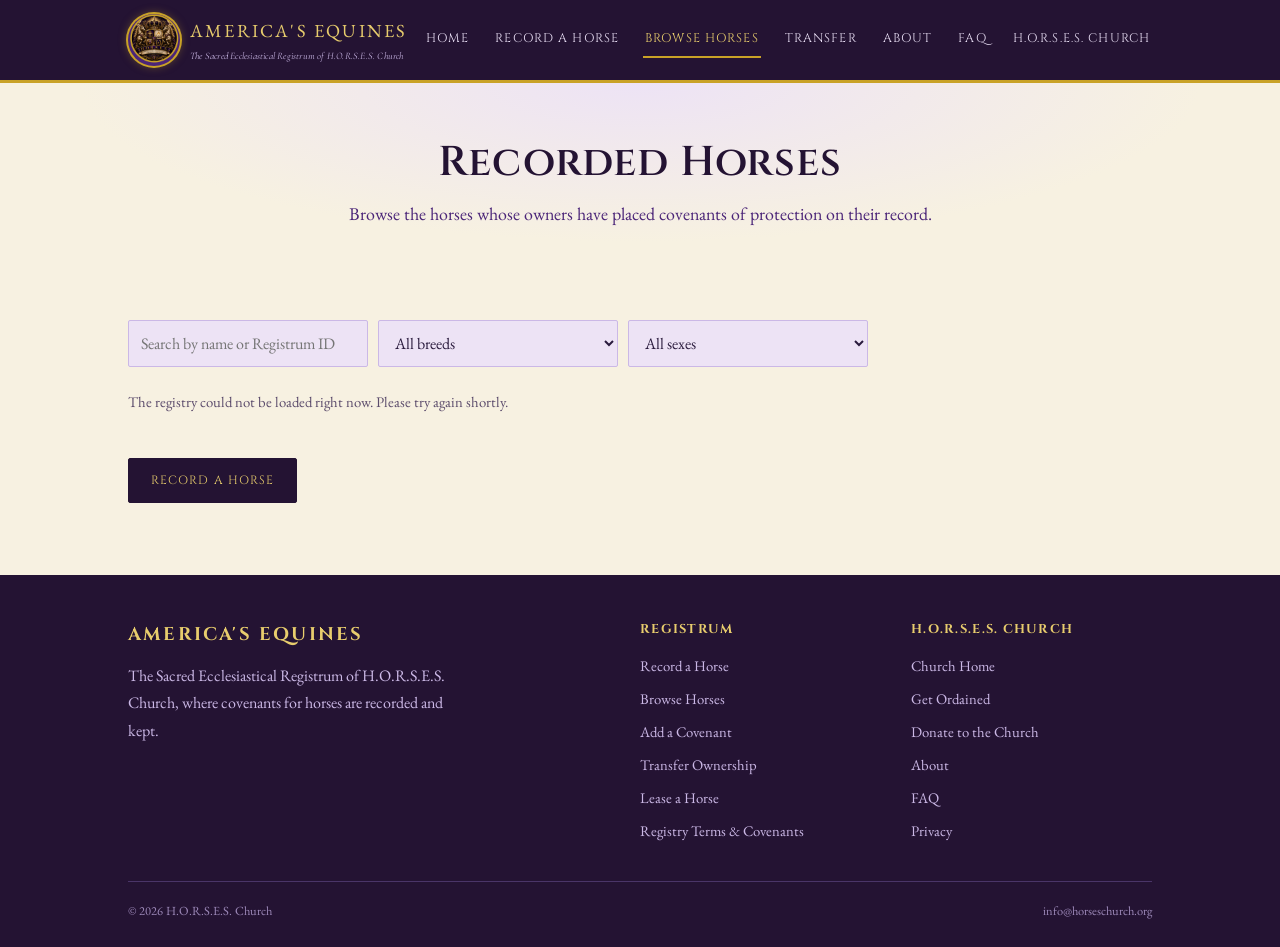
<file: browse.html>
<!DOCTYPE html>
<html lang="en">
<head>
<meta charset="UTF-8">
<meta name="viewport" content="width=device-width, initial-scale=1.0">
<title>Browse Recorded Horses | America&#x27;s Equines</title>
<meta name="description" content="Browse horses recorded in the America&#x27;s Equines Registrum and the covenants attached to them.">
<link rel="icon" href="favicon.ico" sizes="any">
<link rel="icon" type="image/png" sizes="32x32" href="favicon-32.png">
<link rel="apple-touch-icon" href="apple-touch-icon.png">
<meta property="og:type" content="website">
<meta property="og:site_name" content="America's Equines">
<meta property="og:title" content="Browse Recorded Horses | America&#x27;s Equines">
<meta property="og:description" content="Browse horses recorded in the America&#x27;s Equines Registrum and the covenants attached to them.">
<meta property="og:url" content="https://registrum.americasequines.org/browse.html">
<meta property="og:image" content="https://registrum.americasequines.org/registrum-square.png">
<link rel="preconnect" href="https://fonts.googleapis.com"><link href="https://fonts.googleapis.com/css2?family=Cinzel:wght@400;600;700&family=Cormorant+Garamond:ital,wght@0,500;1,500&family=EB+Garamond:ital,wght@0,400;0,600;1,400&display=swap" rel="stylesheet">
<style>
:root{
  --purple-deep:#241333;
  --purple-royal:#4B2578;
  --purple-mid:#6B3FA0;
  --gold:#C9A227;
  --gold-light:#E8CD6D;
  --parchment:#F7F1E1;
  --parchment-dim:#EFE6CE;
  --ink:#2A1B3D;
  --lavender:#EDE3F5;
}
*{box-sizing:border-box;margin:0;padding:0;}
html{scroll-behavior:smooth;}
body{font-family:'EB Garamond',Georgia,serif;background:var(--parchment);color:var(--ink);line-height:1.7;}
h1,h2,h3,.wordmark,.btn,nav a,.eyebrow-caps{font-family:'Cinzel',Georgia,serif;}
h1,h2,h3{color:var(--purple-deep);letter-spacing:.02em;font-weight:600;}
h1{font-size:2.6rem;line-height:1.15;}
h2{font-size:1.9rem;margin-bottom:.6em;}
h3{font-size:1.25rem;}
p{margin-bottom:1em;max-width:66ch;}
a{color:var(--purple-royal);text-decoration:none;}
.eyebrow{font-family:'Cormorant Garamond',Georgia,serif;font-style:italic;letter-spacing:.18em;text-transform:uppercase;color:var(--purple-mid);font-size:.85rem;display:block;margin-bottom:.5em;}
.wrap{max-width:1080px;margin:0 auto;padding:0 28px;}
.halo-horseshoe{width:1em;height:1em;display:inline-block;vertical-align:middle;}

/* ---- top bar ---- */
.topbar{background:var(--purple-deep);border-bottom:3px solid var(--gold);}
.topbar .wrap{display:flex;align-items:center;justify-content:space-between;flex-wrap:wrap;gap:14px;padding-top:14px;padding-bottom:14px;}
.brand{display:flex;align-items:center;gap:10px;color:var(--gold-light);}
.brand .halo-horseshoe{width:30px;height:30px;color:var(--gold);}
.brand-crest{width:52px;height:52px;border-radius:50%;object-fit:cover;box-shadow:0 0 0 2px var(--gold),0 0 10px rgba(201,162,39,.5);}
.brand-text{color:var(--gold-light);font-size:1.15rem;letter-spacing:.12em;}
.brand-text small{display:block;font-family:'Cormorant Garamond',serif;font-style:italic;letter-spacing:.02em;color:#cbb8e6;font-size:.62rem;text-transform:none;margin-top:2px;}
nav{display:flex;gap:22px;flex-wrap:wrap;}
nav a{color:#E9DFF5;font-size:.78rem;letter-spacing:.09em;text-transform:uppercase;padding:6px 2px;border-bottom:2px solid transparent;}
nav a:hover,nav a.active{color:var(--gold-light);border-bottom-color:var(--gold);}

/* ---- banner ---- */
.banner{background:linear-gradient(90deg,var(--gold-light),var(--gold));color:var(--purple-deep);}
.banner .wrap{padding:12px 28px;display:flex;align-items:center;justify-content:center;gap:18px;flex-wrap:wrap;text-align:center;}
.banner p{margin:0;font-family:'Cinzel',serif;font-size:.8rem;letter-spacing:.04em;}
.banner .btns{display:flex;gap:10px;flex-wrap:wrap;}

/* ---- buttons ---- */
.btn{display:inline-block;font-size:.75rem;letter-spacing:.09em;text-transform:uppercase;padding:11px 22px;border-radius:2px;border:1.5px solid var(--purple-deep);cursor:pointer;}
.btn-solid{background:var(--purple-deep);color:var(--gold-light);border-color:var(--purple-deep);}
.btn-solid:hover{background:var(--purple-royal);}
.btn-outline{background:transparent;color:var(--purple-deep);border-color:var(--purple-deep);}
.btn-outline:hover{background:var(--purple-deep);color:var(--gold-light);}
.btn-gold{background:var(--purple-deep);color:var(--gold-light);border-color:var(--purple-deep);}
.banner .btn-outline{border-color:var(--purple-deep);color:var(--purple-deep);}
.banner .btn-outline:hover{background:var(--purple-deep);color:var(--gold-light);}
.btn:disabled{opacity:.55;cursor:not-allowed;}

/* ---- hero ---- */
.hero{padding:72px 0 56px;background:radial-gradient(ellipse at top,var(--lavender) 0%,var(--parchment) 62%);text-align:center;}
.hero .halo-horseshoe{width:56px;height:56px;color:var(--gold);margin-bottom:18px;}
.hero h1{max-width:820px;margin:0 auto .4em;}
.hero .lede{max-width:640px;margin:0 auto 1.6em;font-size:1.15rem;color:var(--purple-royal);}
.hero .btns{display:flex;gap:14px;justify-content:center;flex-wrap:wrap;}

/* ---- page header (non-home) ---- */
.pagehead{padding:52px 0 34px;text-align:center;background:linear-gradient(180deg,var(--lavender),var(--parchment));}
.pagehead .halo-horseshoe{width:42px;height:42px;color:var(--gold);margin-bottom:12px;}.pagehead-banner{max-width:640px;width:100%;height:auto;margin:0 auto 16px;display:block;}
.pagehead p.lede{max-width:620px;margin:.6em auto 0;color:var(--purple-royal);}

/* ---- sections & dividers ---- */
section{padding:56px 0;}
.divider{display:flex;align-items:center;gap:16px;justify-content:center;margin:0 0 40px;color:var(--gold);}
.divider .line{height:1px;width:90px;background:linear-gradient(90deg,transparent,var(--gold),transparent);}
.divider .halo-horseshoe{width:26px;height:26px;}
.panel{background:#fff;border:1px solid var(--parchment-dim);border-left:4px solid var(--gold);border-radius:2px;padding:28px 30px;}
.panel-lav{background:var(--lavender);}

/* ---- grid cards ---- */
.grid3{display:grid;grid-template-columns:repeat(3,1fr);gap:22px;}
.grid2{display:grid;grid-template-columns:repeat(2,1fr);gap:22px;}
@media (max-width:820px){.grid3,.grid2{grid-template-columns:1fr;}}
.card{background:#fff;border:1px solid var(--parchment-dim);padding:26px 24px;border-radius:2px;position:relative;}
.card .halo-horseshoe{width:28px;height:28px;color:var(--gold);margin-bottom:12px;}
.card h3{margin-bottom:.4em;}

/* package cards */
.pkg{background:#fff;border:2px solid var(--parchment-dim);padding:28px 24px;text-align:center;display:flex;flex-direction:column;}
.pkg.featured{border-color:var(--gold);box-shadow:0 6px 22px rgba(75,37,120,.12);}
.pkg .price{font-family:'Cinzel',serif;font-size:2rem;color:var(--purple-deep);margin:.3em 0;}
.pkg .price small{font-size:.9rem;font-family:'EB Garamond',serif;color:var(--purple-mid);}
.pkg ul{list-style:none;margin:14px 0 22px;text-align:left;flex:1;}
.pkg li{padding:6px 0;border-bottom:1px dashed var(--parchment-dim);font-size:.95rem;}
.pkg .tag{align-self:center;background:var(--gold);color:var(--purple-deep);font-family:'Cinzel',serif;font-size:.65rem;letter-spacing:.1em;text-transform:uppercase;padding:4px 10px;margin-bottom:10px;}

.pkg .tagline{font-size:.85rem;color:var(--purple-mid);margin-bottom:0;}

/* delivery toggle */
.delivery-toggle{display:flex;gap:8px;margin:14px 0;background:var(--lavender);border:1px solid #d8c7ef;border-radius:3px;padding:4px;max-width:360px;margin-left:auto;margin-right:auto;}
.delivery-toggle label{flex:1;text-align:center;font-family:'Cinzel',serif;font-size:.62rem;letter-spacing:.06em;text-transform:uppercase;color:var(--purple-royal);padding:8px 4px;border-radius:2px;cursor:pointer;margin:0;}
.delivery-toggle input{position:absolute;opacity:0;width:0;height:0;}
.delivery-toggle input:checked + label{background:var(--purple-deep);color:var(--gold-light);}

/* step headings above each stage of the package builder */
.step-heading{text-align:center;font-family:'Cinzel',serif;font-size:1rem;color:var(--purple-deep);margin-bottom:16px;}

/* selectable package radio-cards */
.pkg-option{cursor:pointer;position:relative;transition:border-color .15s, box-shadow .15s;}
.pkg-option input[type=radio]{position:absolute;top:16px;right:16px;width:18px;height:18px;accent-color:var(--purple-deep);}
.pkg-option.selected{border-color:var(--gold);box-shadow:0 6px 22px rgba(75,37,120,.14);}
.price-lines{font-size:.92rem;color:var(--purple-royal);margin:10px 0 14px;text-align:left;}
.price-lines div{padding:3px 0;}
.price-lines strong{color:var(--purple-deep);}

/* delivery + addons panels shown once a paid package is chosen */
.builder-panel{max-width:640px;margin:0 auto 22px;}
.builder-panel h3{text-align:center;font-size:1rem;}
.addon-list{display:flex;flex-direction:column;gap:10px;}
.addon-item{display:flex;align-items:center;gap:12px;background:var(--lavender);border:1px solid #d8c7ef;border-radius:2px;padding:12px 16px;cursor:pointer;font-size:.92rem;}
.addon-item input{width:17px;height:17px;accent-color:var(--purple-deep);}
.addon-item .addon-name{flex:1;}
.addon-item .addon-price{font-family:'Cinzel',serif;font-size:.85rem;color:var(--purple-deep);white-space:nowrap;}
.addon-note{text-align:center;font-size:.85rem;color:var(--purple-mid);}

/* running order summary */
.order-summary{max-width:640px;margin:0 auto;}
.order-summary .review-list{list-style:none;margin:12px 0;}
.order-summary .review-list li{display:flex;justify-content:space-between;padding:8px 0;border-bottom:1px dashed var(--parchment-dim);font-size:.95rem;}
.summary-total{display:flex;justify-content:space-between;font-family:'Cinzel',serif;font-size:1.1rem;color:var(--purple-deep);padding-top:10px;margin-bottom:10px;}

/* ---- forms ---- */
form{background:#fff;border:1px solid var(--parchment-dim);padding:30px;max-width:640px;}
.field{margin-bottom:18px;}
.field-row{display:flex;gap:12px;}
.field-row>div{flex:1;min-width:0;}
.field-row>div:nth-child(2){flex:0 0 110px;}
.field-row>div:nth-child(3){flex:0 0 130px;}
@media (max-width:560px){.field-row{flex-direction:column;gap:0;}.field-row>div{margin-bottom:18px;}}
label{display:block;font-family:'Cinzel',serif;font-size:.72rem;letter-spacing:.08em;text-transform:uppercase;color:var(--purple-royal);margin-bottom:6px;}
input,select,textarea{width:100%;padding:11px 12px;border:1px solid #cbb8e6;background:var(--lavender);font-family:'EB Garamond',serif;font-size:1rem;color:var(--ink);border-radius:2px;}
textarea{min-height:120px;resize:vertical;}
input:focus,select:focus,textarea:focus{outline:2px solid var(--gold);outline-offset:1px;}
.help{font-size:.85rem;color:#6a5a80;margin-top:4px;}
.formnote{font-size:.85rem;color:var(--purple-mid);margin-top:14px;}

/* ---- locked packages teaser ---- */
.pkg-locked{background:#fff;border:1px dashed #cbb8e6;border-radius:2px;padding:44px 30px;text-align:center;max-width:640px;margin:0 auto;}
.pkg-locked .halo-horseshoe{width:34px;height:34px;color:var(--gold);margin-bottom:14px;}
.pkg-locked p{margin:0 auto;color:var(--purple-mid);}

/* ---- confirm modal ---- */
.modal-backdrop{display:none;position:fixed;inset:0;background:rgba(36,19,51,.6);z-index:50;align-items:center;justify-content:center;padding:20px;}
.modal-backdrop.open{display:flex;}
.modal{background:var(--parchment);border:2px solid var(--gold);border-radius:2px;max-width:560px;width:100%;max-height:88vh;overflow-y:auto;padding:32px;}
.modal h2{font-size:1.5rem;text-align:center;}
.modal .review-list{list-style:none;margin:18px 0 6px;}
.modal .review-list li{display:flex;justify-content:space-between;gap:16px;padding:9px 0;border-bottom:1px dashed var(--parchment-dim);font-size:.95rem;}
.modal .review-list li span:first-child{font-family:'Cinzel',serif;font-size:.68rem;letter-spacing:.06em;text-transform:uppercase;color:var(--purple-royal);}
.modal .review-list li span:last-child{text-align:right;color:var(--ink);}
.modal .modal-btns{display:flex;gap:12px;justify-content:center;margin-top:24px;flex-wrap:wrap;}
.modal .disclosure{margin-top:18px;}

/* ---- faq ---- */
.faq-item{border-bottom:1px solid var(--parchment-dim);padding:18px 0;}
.faq-item summary{font-family:'Cinzel',serif;font-size:1rem;cursor:pointer;color:var(--purple-deep);}
.faq-item p{margin-top:10px;color:#4a3960;}

/* ---- disclosure ---- */
.disclosure{background:var(--lavender);border:1px solid #d8c7ef;padding:20px 24px;font-size:.88rem;color:#4a3960;margin-top:20px;}
.disclosure strong{color:var(--purple-deep);}

/* ---- footer ---- */
footer{background:var(--purple-deep);color:#cbb8e6;padding:44px 0 26px;}
footer .cols{display:grid;grid-template-columns:2fr 1fr 1fr;gap:30px;margin-bottom:30px;}
@media (max-width:720px){footer .cols{grid-template-columns:1fr;}}
footer h4{font-family:'Cinzel',serif;color:var(--gold-light);font-size:.8rem;letter-spacing:.1em;text-transform:uppercase;margin-bottom:12px;}
footer a{color:#cbb8e6;font-size:.92rem;display:block;margin-bottom:8px;}
footer a:hover{color:var(--gold-light);}
footer .brand-text{color:var(--gold-light);}
footer .foot-bottom{border-top:1px solid #4a3568;padding-top:18px;display:flex;justify-content:space-between;flex-wrap:wrap;gap:12px;font-size:.78rem;color:#9c88b8;}
footer .faq-btn{display:inline-block;background:var(--gold);color:var(--purple-deep);font-family:'Cinzel',serif;font-size:.72rem;letter-spacing:.08em;text-transform:uppercase;padding:9px 18px;margin-top:4px;}
nav a.nav-record{color:var(--purple-deep);background:linear-gradient(90deg,var(--gold-light),var(--gold));padding:6px 12px;border-radius:2px;border-bottom:none;font-weight:600;}
nav a.nav-record:hover{background:var(--gold-light);color:var(--purple-deep);}

</style>
<link rel="stylesheet" href="site.css">

</head>
<body data-page="browse">
<header class="topbar">
  <div class="wrap">
    <a href="index.html" class="brand"><img class="brand-crest" src="registrum-square.png" alt="Registrum crest"><span class="brand-text">AMERICA'S EQUINES<small>The Sacred Ecclesiastical Registrum of H.O.R.S.E.S. Church</small></span></a>
    <nav><a href="index.html">Home</a><a href="record.html">Record a Horse</a><a href="browse.html" class="active">Browse Horses</a><a href="transfer.html">Transfer</a><a href="about.html">About</a><a href="faq.html">FAQ</a><a href="https://horseschurch.org/">H.O.R.S.E.S. Church</a></nav>
  </div>
</header>
<section class="pagehead"><div class="wrap"><h1>Recorded Horses</h1><p class="lede">Browse the horses whose owners have placed covenants of protection on their record.</p></div></section>
<section><div class="wrap">
<div class="filters"><input id="q" type="search" placeholder="Search by name or Registrum ID"><select id="fbreed"><option value="">All breeds</option></select><select id="fsex"><option value="">All sexes</option></select></div>
<p id="note" class="legal">Loading…</p><div class="horse-grid" id="grid"></div>
<p style="margin-top:30px"><a class="btn btn-solid" href="record.html">Record a Horse</a></p>
</div></section>
<footer>
  <div class="wrap">
    <div class="cols">
      <div>
        <h4 class="brand-text">America's Equines</h4>
        <p style="max-width:42ch;color:#cbb8e6;">The Sacred Ecclesiastical Registrum of H.O.R.S.E.S. Church, where covenants for horses are recorded and kept.</p>
      </div>
      <div>
        <h4>Registrum</h4>
        <a href="record.html">Record a Horse</a>
        <a href="browse.html">Browse Horses</a>
        <a href="add-covenant.html">Add a Covenant</a>
        <a href="transfer.html">Transfer Ownership</a>
        <a href="lease.html">Lease a Horse</a>
        <a href="terms.html">Registry Terms &amp; Covenants</a>
      </div>
      <div>
        <h4>H.O.R.S.E.S. Church</h4>
        <a href="https://horseschurch.org/">Church Home</a>
        <a href="https://horseschurch.org/ordination.html">Get Ordained</a>
        <a href="https://horseschurch.org/donate.html">Donate to the Church</a>
        <a href="about.html">About</a>
        <a href="faq.html">FAQ</a>
        <a href="privacy.html">Privacy</a>
      </div>
    </div>
    <div class="foot-bottom">
      <span>&copy; 2026 H.O.R.S.E.S. Church</span>
      <span>info@horseschurch.org</span>
    </div>
  </div>
</footer>
<script src="app.js"></script>
</body>
</html>
</file>
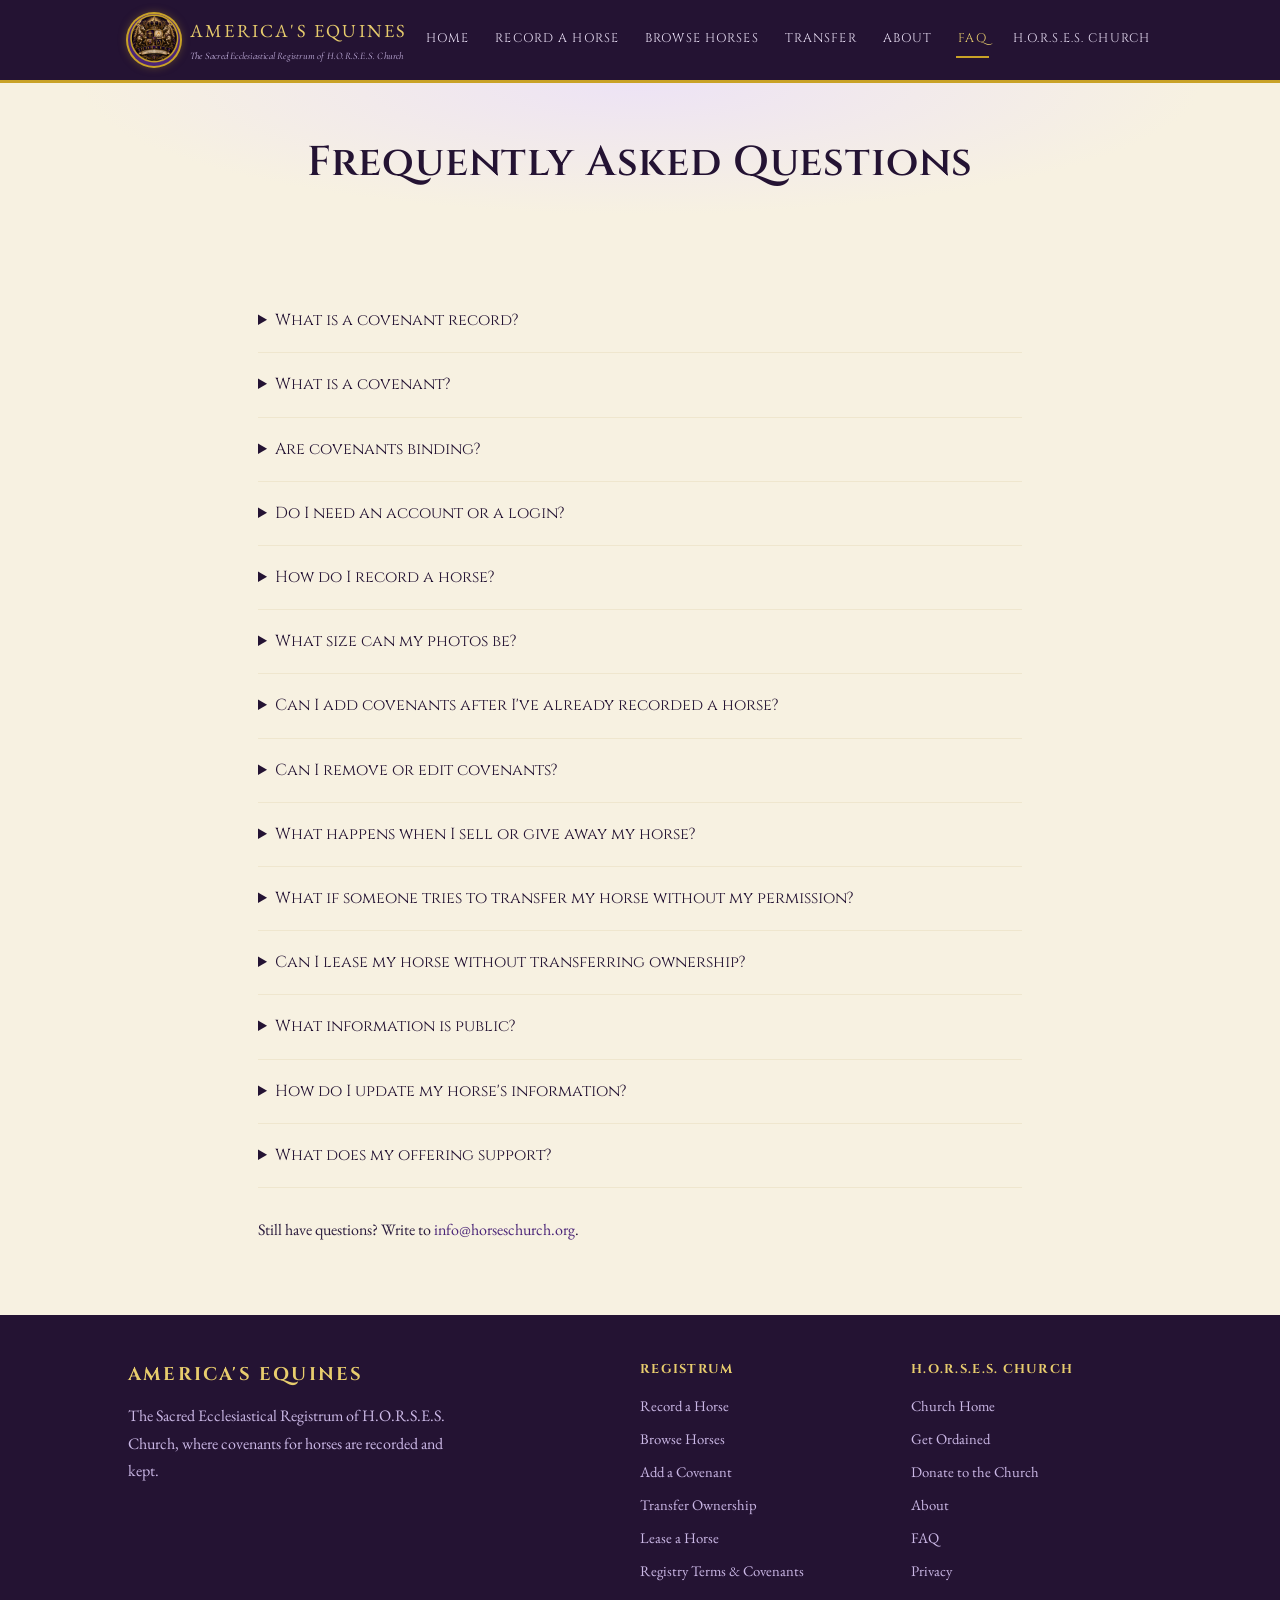
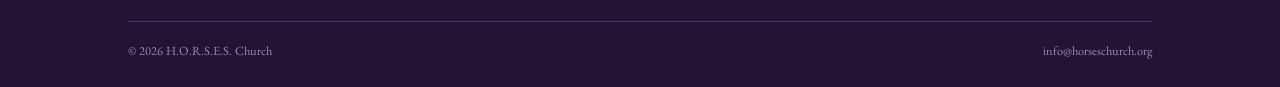
<file: faq.html>
<!DOCTYPE html>
<html lang="en">
<head>
<meta charset="UTF-8">
<meta name="viewport" content="width=device-width, initial-scale=1.0">
<title>FAQ | America&#x27;s Equines</title>
<meta name="description" content="Frequently asked questions about the America&#x27;s Equines Registrum.">
<link rel="icon" href="favicon.ico" sizes="any">
<link rel="icon" type="image/png" sizes="32x32" href="favicon-32.png">
<link rel="apple-touch-icon" href="apple-touch-icon.png">
<meta property="og:type" content="website">
<meta property="og:site_name" content="America's Equines">
<meta property="og:title" content="FAQ | America&#x27;s Equines">
<meta property="og:description" content="Frequently asked questions about the America&#x27;s Equines Registrum.">
<meta property="og:url" content="https://registrum.americasequines.org/faq.html">
<meta property="og:image" content="https://registrum.americasequines.org/registrum-square.png">
<link rel="preconnect" href="https://fonts.googleapis.com"><link href="https://fonts.googleapis.com/css2?family=Cinzel:wght@400;600;700&family=Cormorant+Garamond:ital,wght@0,500;1,500&family=EB+Garamond:ital,wght@0,400;0,600;1,400&display=swap" rel="stylesheet">
<style>
:root{
  --purple-deep:#241333;
  --purple-royal:#4B2578;
  --purple-mid:#6B3FA0;
  --gold:#C9A227;
  --gold-light:#E8CD6D;
  --parchment:#F7F1E1;
  --parchment-dim:#EFE6CE;
  --ink:#2A1B3D;
  --lavender:#EDE3F5;
}
*{box-sizing:border-box;margin:0;padding:0;}
html{scroll-behavior:smooth;}
body{font-family:'EB Garamond',Georgia,serif;background:var(--parchment);color:var(--ink);line-height:1.7;}
h1,h2,h3,.wordmark,.btn,nav a,.eyebrow-caps{font-family:'Cinzel',Georgia,serif;}
h1,h2,h3{color:var(--purple-deep);letter-spacing:.02em;font-weight:600;}
h1{font-size:2.6rem;line-height:1.15;}
h2{font-size:1.9rem;margin-bottom:.6em;}
h3{font-size:1.25rem;}
p{margin-bottom:1em;max-width:66ch;}
a{color:var(--purple-royal);text-decoration:none;}
.eyebrow{font-family:'Cormorant Garamond',Georgia,serif;font-style:italic;letter-spacing:.18em;text-transform:uppercase;color:var(--purple-mid);font-size:.85rem;display:block;margin-bottom:.5em;}
.wrap{max-width:1080px;margin:0 auto;padding:0 28px;}
.halo-horseshoe{width:1em;height:1em;display:inline-block;vertical-align:middle;}

/* ---- top bar ---- */
.topbar{background:var(--purple-deep);border-bottom:3px solid var(--gold);}
.topbar .wrap{display:flex;align-items:center;justify-content:space-between;flex-wrap:wrap;gap:14px;padding-top:14px;padding-bottom:14px;}
.brand{display:flex;align-items:center;gap:10px;color:var(--gold-light);}
.brand .halo-horseshoe{width:30px;height:30px;color:var(--gold);}
.brand-crest{width:52px;height:52px;border-radius:50%;object-fit:cover;box-shadow:0 0 0 2px var(--gold),0 0 10px rgba(201,162,39,.5);}
.brand-text{color:var(--gold-light);font-size:1.15rem;letter-spacing:.12em;}
.brand-text small{display:block;font-family:'Cormorant Garamond',serif;font-style:italic;letter-spacing:.02em;color:#cbb8e6;font-size:.62rem;text-transform:none;margin-top:2px;}
nav{display:flex;gap:22px;flex-wrap:wrap;}
nav a{color:#E9DFF5;font-size:.78rem;letter-spacing:.09em;text-transform:uppercase;padding:6px 2px;border-bottom:2px solid transparent;}
nav a:hover,nav a.active{color:var(--gold-light);border-bottom-color:var(--gold);}

/* ---- banner ---- */
.banner{background:linear-gradient(90deg,var(--gold-light),var(--gold));color:var(--purple-deep);}
.banner .wrap{padding:12px 28px;display:flex;align-items:center;justify-content:center;gap:18px;flex-wrap:wrap;text-align:center;}
.banner p{margin:0;font-family:'Cinzel',serif;font-size:.8rem;letter-spacing:.04em;}
.banner .btns{display:flex;gap:10px;flex-wrap:wrap;}

/* ---- buttons ---- */
.btn{display:inline-block;font-size:.75rem;letter-spacing:.09em;text-transform:uppercase;padding:11px 22px;border-radius:2px;border:1.5px solid var(--purple-deep);cursor:pointer;}
.btn-solid{background:var(--purple-deep);color:var(--gold-light);border-color:var(--purple-deep);}
.btn-solid:hover{background:var(--purple-royal);}
.btn-outline{background:transparent;color:var(--purple-deep);border-color:var(--purple-deep);}
.btn-outline:hover{background:var(--purple-deep);color:var(--gold-light);}
.btn-gold{background:var(--purple-deep);color:var(--gold-light);border-color:var(--purple-deep);}
.banner .btn-outline{border-color:var(--purple-deep);color:var(--purple-deep);}
.banner .btn-outline:hover{background:var(--purple-deep);color:var(--gold-light);}
.btn:disabled{opacity:.55;cursor:not-allowed;}

/* ---- hero ---- */
.hero{padding:72px 0 56px;background:radial-gradient(ellipse at top,var(--lavender) 0%,var(--parchment) 62%);text-align:center;}
.hero .halo-horseshoe{width:56px;height:56px;color:var(--gold);margin-bottom:18px;}
.hero h1{max-width:820px;margin:0 auto .4em;}
.hero .lede{max-width:640px;margin:0 auto 1.6em;font-size:1.15rem;color:var(--purple-royal);}
.hero .btns{display:flex;gap:14px;justify-content:center;flex-wrap:wrap;}

/* ---- page header (non-home) ---- */
.pagehead{padding:52px 0 34px;text-align:center;background:linear-gradient(180deg,var(--lavender),var(--parchment));}
.pagehead .halo-horseshoe{width:42px;height:42px;color:var(--gold);margin-bottom:12px;}.pagehead-banner{max-width:640px;width:100%;height:auto;margin:0 auto 16px;display:block;}
.pagehead p.lede{max-width:620px;margin:.6em auto 0;color:var(--purple-royal);}

/* ---- sections & dividers ---- */
section{padding:56px 0;}
.divider{display:flex;align-items:center;gap:16px;justify-content:center;margin:0 0 40px;color:var(--gold);}
.divider .line{height:1px;width:90px;background:linear-gradient(90deg,transparent,var(--gold),transparent);}
.divider .halo-horseshoe{width:26px;height:26px;}
.panel{background:#fff;border:1px solid var(--parchment-dim);border-left:4px solid var(--gold);border-radius:2px;padding:28px 30px;}
.panel-lav{background:var(--lavender);}

/* ---- grid cards ---- */
.grid3{display:grid;grid-template-columns:repeat(3,1fr);gap:22px;}
.grid2{display:grid;grid-template-columns:repeat(2,1fr);gap:22px;}
@media (max-width:820px){.grid3,.grid2{grid-template-columns:1fr;}}
.card{background:#fff;border:1px solid var(--parchment-dim);padding:26px 24px;border-radius:2px;position:relative;}
.card .halo-horseshoe{width:28px;height:28px;color:var(--gold);margin-bottom:12px;}
.card h3{margin-bottom:.4em;}

/* package cards */
.pkg{background:#fff;border:2px solid var(--parchment-dim);padding:28px 24px;text-align:center;display:flex;flex-direction:column;}
.pkg.featured{border-color:var(--gold);box-shadow:0 6px 22px rgba(75,37,120,.12);}
.pkg .price{font-family:'Cinzel',serif;font-size:2rem;color:var(--purple-deep);margin:.3em 0;}
.pkg .price small{font-size:.9rem;font-family:'EB Garamond',serif;color:var(--purple-mid);}
.pkg ul{list-style:none;margin:14px 0 22px;text-align:left;flex:1;}
.pkg li{padding:6px 0;border-bottom:1px dashed var(--parchment-dim);font-size:.95rem;}
.pkg .tag{align-self:center;background:var(--gold);color:var(--purple-deep);font-family:'Cinzel',serif;font-size:.65rem;letter-spacing:.1em;text-transform:uppercase;padding:4px 10px;margin-bottom:10px;}

.pkg .tagline{font-size:.85rem;color:var(--purple-mid);margin-bottom:0;}

/* delivery toggle */
.delivery-toggle{display:flex;gap:8px;margin:14px 0;background:var(--lavender);border:1px solid #d8c7ef;border-radius:3px;padding:4px;max-width:360px;margin-left:auto;margin-right:auto;}
.delivery-toggle label{flex:1;text-align:center;font-family:'Cinzel',serif;font-size:.62rem;letter-spacing:.06em;text-transform:uppercase;color:var(--purple-royal);padding:8px 4px;border-radius:2px;cursor:pointer;margin:0;}
.delivery-toggle input{position:absolute;opacity:0;width:0;height:0;}
.delivery-toggle input:checked + label{background:var(--purple-deep);color:var(--gold-light);}

/* step headings above each stage of the package builder */
.step-heading{text-align:center;font-family:'Cinzel',serif;font-size:1rem;color:var(--purple-deep);margin-bottom:16px;}

/* selectable package radio-cards */
.pkg-option{cursor:pointer;position:relative;transition:border-color .15s, box-shadow .15s;}
.pkg-option input[type=radio]{position:absolute;top:16px;right:16px;width:18px;height:18px;accent-color:var(--purple-deep);}
.pkg-option.selected{border-color:var(--gold);box-shadow:0 6px 22px rgba(75,37,120,.14);}
.price-lines{font-size:.92rem;color:var(--purple-royal);margin:10px 0 14px;text-align:left;}
.price-lines div{padding:3px 0;}
.price-lines strong{color:var(--purple-deep);}

/* delivery + addons panels shown once a paid package is chosen */
.builder-panel{max-width:640px;margin:0 auto 22px;}
.builder-panel h3{text-align:center;font-size:1rem;}
.addon-list{display:flex;flex-direction:column;gap:10px;}
.addon-item{display:flex;align-items:center;gap:12px;background:var(--lavender);border:1px solid #d8c7ef;border-radius:2px;padding:12px 16px;cursor:pointer;font-size:.92rem;}
.addon-item input{width:17px;height:17px;accent-color:var(--purple-deep);}
.addon-item .addon-name{flex:1;}
.addon-item .addon-price{font-family:'Cinzel',serif;font-size:.85rem;color:var(--purple-deep);white-space:nowrap;}
.addon-note{text-align:center;font-size:.85rem;color:var(--purple-mid);}

/* running order summary */
.order-summary{max-width:640px;margin:0 auto;}
.order-summary .review-list{list-style:none;margin:12px 0;}
.order-summary .review-list li{display:flex;justify-content:space-between;padding:8px 0;border-bottom:1px dashed var(--parchment-dim);font-size:.95rem;}
.summary-total{display:flex;justify-content:space-between;font-family:'Cinzel',serif;font-size:1.1rem;color:var(--purple-deep);padding-top:10px;margin-bottom:10px;}

/* ---- forms ---- */
form{background:#fff;border:1px solid var(--parchment-dim);padding:30px;max-width:640px;}
.field{margin-bottom:18px;}
.field-row{display:flex;gap:12px;}
.field-row>div{flex:1;min-width:0;}
.field-row>div:nth-child(2){flex:0 0 110px;}
.field-row>div:nth-child(3){flex:0 0 130px;}
@media (max-width:560px){.field-row{flex-direction:column;gap:0;}.field-row>div{margin-bottom:18px;}}
label{display:block;font-family:'Cinzel',serif;font-size:.72rem;letter-spacing:.08em;text-transform:uppercase;color:var(--purple-royal);margin-bottom:6px;}
input,select,textarea{width:100%;padding:11px 12px;border:1px solid #cbb8e6;background:var(--lavender);font-family:'EB Garamond',serif;font-size:1rem;color:var(--ink);border-radius:2px;}
textarea{min-height:120px;resize:vertical;}
input:focus,select:focus,textarea:focus{outline:2px solid var(--gold);outline-offset:1px;}
.help{font-size:.85rem;color:#6a5a80;margin-top:4px;}
.formnote{font-size:.85rem;color:var(--purple-mid);margin-top:14px;}

/* ---- locked packages teaser ---- */
.pkg-locked{background:#fff;border:1px dashed #cbb8e6;border-radius:2px;padding:44px 30px;text-align:center;max-width:640px;margin:0 auto;}
.pkg-locked .halo-horseshoe{width:34px;height:34px;color:var(--gold);margin-bottom:14px;}
.pkg-locked p{margin:0 auto;color:var(--purple-mid);}

/* ---- confirm modal ---- */
.modal-backdrop{display:none;position:fixed;inset:0;background:rgba(36,19,51,.6);z-index:50;align-items:center;justify-content:center;padding:20px;}
.modal-backdrop.open{display:flex;}
.modal{background:var(--parchment);border:2px solid var(--gold);border-radius:2px;max-width:560px;width:100%;max-height:88vh;overflow-y:auto;padding:32px;}
.modal h2{font-size:1.5rem;text-align:center;}
.modal .review-list{list-style:none;margin:18px 0 6px;}
.modal .review-list li{display:flex;justify-content:space-between;gap:16px;padding:9px 0;border-bottom:1px dashed var(--parchment-dim);font-size:.95rem;}
.modal .review-list li span:first-child{font-family:'Cinzel',serif;font-size:.68rem;letter-spacing:.06em;text-transform:uppercase;color:var(--purple-royal);}
.modal .review-list li span:last-child{text-align:right;color:var(--ink);}
.modal .modal-btns{display:flex;gap:12px;justify-content:center;margin-top:24px;flex-wrap:wrap;}
.modal .disclosure{margin-top:18px;}

/* ---- faq ---- */
.faq-item{border-bottom:1px solid var(--parchment-dim);padding:18px 0;}
.faq-item summary{font-family:'Cinzel',serif;font-size:1rem;cursor:pointer;color:var(--purple-deep);}
.faq-item p{margin-top:10px;color:#4a3960;}

/* ---- disclosure ---- */
.disclosure{background:var(--lavender);border:1px solid #d8c7ef;padding:20px 24px;font-size:.88rem;color:#4a3960;margin-top:20px;}
.disclosure strong{color:var(--purple-deep);}

/* ---- footer ---- */
footer{background:var(--purple-deep);color:#cbb8e6;padding:44px 0 26px;}
footer .cols{display:grid;grid-template-columns:2fr 1fr 1fr;gap:30px;margin-bottom:30px;}
@media (max-width:720px){footer .cols{grid-template-columns:1fr;}}
footer h4{font-family:'Cinzel',serif;color:var(--gold-light);font-size:.8rem;letter-spacing:.1em;text-transform:uppercase;margin-bottom:12px;}
footer a{color:#cbb8e6;font-size:.92rem;display:block;margin-bottom:8px;}
footer a:hover{color:var(--gold-light);}
footer .brand-text{color:var(--gold-light);}
footer .foot-bottom{border-top:1px solid #4a3568;padding-top:18px;display:flex;justify-content:space-between;flex-wrap:wrap;gap:12px;font-size:.78rem;color:#9c88b8;}
footer .faq-btn{display:inline-block;background:var(--gold);color:var(--purple-deep);font-family:'Cinzel',serif;font-size:.72rem;letter-spacing:.08em;text-transform:uppercase;padding:9px 18px;margin-top:4px;}
nav a.nav-record{color:var(--purple-deep);background:linear-gradient(90deg,var(--gold-light),var(--gold));padding:6px 12px;border-radius:2px;border-bottom:none;font-weight:600;}
nav a.nav-record:hover{background:var(--gold-light);color:var(--purple-deep);}

</style>
<link rel="stylesheet" href="site.css">

</head>
<body data-page="">
<header class="topbar">
  <div class="wrap">
    <a href="index.html" class="brand"><img class="brand-crest" src="registrum-square.png" alt="Registrum crest"><span class="brand-text">AMERICA'S EQUINES<small>The Sacred Ecclesiastical Registrum of H.O.R.S.E.S. Church</small></span></a>
    <nav><a href="index.html">Home</a><a href="record.html">Record a Horse</a><a href="browse.html">Browse Horses</a><a href="transfer.html">Transfer</a><a href="about.html">About</a><a href="faq.html" class="active">FAQ</a><a href="https://horseschurch.org/">H.O.R.S.E.S. Church</a></nav>
  </div>
</header>
<section class="pagehead"><div class="wrap"><h1>Frequently Asked Questions</h1></div></section>
<section><div class="wrap narrow">
<details class="faq-item"><summary>What is a covenant record?</summary><p>A covenant record is a permanent entry that documents a horse's identity and the covenants attached to it. It includes basic information about the horse, up to two photos, and every covenant the owners have attached.</p></details><details class="faq-item"><summary>What is a covenant?</summary><p>A covenant is a written commitment about how a horse will be treated, such as "no slaughter" or "standard of care." Five core covenants are attached to every horse. Owners may add optional covenants 6 through 10. You can read them all on the <a href="terms.html">Registry Terms &amp; Covenants</a> page.</p></details><details class="faq-item"><summary>Are covenants binding?</summary><p>Every owner who records a horse, and every new owner who accepts a transfer, reads the covenants, checks a box, and signs electronically. Each owner agrees to keep them and to pass them on to the next owner. The Church is simply the registrar: it records the covenants and keeps the signed agreements for the life of the horse. Anyone who signed an agreement may ask for a copy of it and of the horse&#x27;s record.</p></details><details class="faq-item"><summary>Do I need an account or a login?</summary><p>No. Nothing on the Registrum requires an account. Your horse is matched to you by its Horse ID (for example, HR-0001) and the email address you used when you recorded it.</p></details><details class="faq-item"><summary>How do I record a horse?</summary><p>Click "Record a Horse," fill out the form, add a front photo (and an optional second photo), choose any optional covenants, sign, and make the recording offering ($15 for your first horse, $10 for each additional horse recorded with the same email). Once the offering is received, your horse's record becomes part of the Registrum.</p></details><details class="faq-item"><summary>What size can my photos be?</summary><p>Up to two photos per horse, each 3 MB or smaller. If your phone photo is too large, most phones can share a smaller size, or you can take a screenshot of the photo and upload that.</p></details><details class="faq-item"><summary>Can I add covenants after I&#x27;ve already recorded a horse?</summary><p>Yes. Use the Add a Covenant page with your horse's Horse ID and the email address on file. There is no charge.</p></details><details class="faq-item"><summary>Can I remove or edit covenants?</summary><p>No. Covenants are designed to be permanent. A covenant that can be quietly removed is not really a covenant.</p></details><details class="faq-item"><summary>What happens when I sell or give away my horse?</summary><p>The new owner starts the transfer on the Transfer Ownership page with the Horse ID and your email address on file. You'll receive an email asking you to approve or decline, and you must confirm. If you approve, the new owner receives the full covenants and must check the box and sign before making the $10 transfer offering. Both of you receive a copy of the signed agreement.</p></details><details class="faq-item"><summary>What if someone tries to transfer my horse without my permission?</summary><p>Nothing changes unless you approve. Every transfer request is sent to the email address on file for the horse. If you did not agree to a transfer, click Decline or simply ignore the email.</p></details><details class="faq-item"><summary>Can I lease my horse without transferring ownership?</summary><p>Yes. Use the <a href="lease.html">Lease a Horse</a> page. You stay the registered owner. After you confirm by email, the lessee reads and signs the horse's covenants, and the lease begins. There is no charge. If you set an end date, we'll remind you 7 days before it so you can extend or end the lease. The lease stays active until you end it. The horse's public record shows it is on lease, but the lessee's name is not shown.</p></details><details class="faq-item"><summary>What information is public?</summary><p>The horse's name, photos, breed, color, markings, microchip number, Registrum ID, and covenants are public, so anyone dealing with the horse has notice of its covenants. You can choose whether the horse appears in the Browse Horses gallery. Your email address and contact information are never displayed publicly.</p></details><details class="faq-item"><summary>How do I update my horse&#x27;s information?</summary><p>Email info@horseschurch.org with your Horse ID and the changes you'd like made. Covenants cannot be removed once added.</p></details><details class="faq-item"><summary>What does my offering support?</summary><p>Recording and transfer offerings help cover the cost of operating the Registrum as part of the ministry of H.O.R.S.E.S. Church.</p></details>
<p style="margin-top:28px">Still have questions? Write to <a href="mailto:info@horseschurch.org">info@horseschurch.org</a>.</p>
</div></section>
<footer>
  <div class="wrap">
    <div class="cols">
      <div>
        <h4 class="brand-text">America's Equines</h4>
        <p style="max-width:42ch;color:#cbb8e6;">The Sacred Ecclesiastical Registrum of H.O.R.S.E.S. Church, where covenants for horses are recorded and kept.</p>
      </div>
      <div>
        <h4>Registrum</h4>
        <a href="record.html">Record a Horse</a>
        <a href="browse.html">Browse Horses</a>
        <a href="add-covenant.html">Add a Covenant</a>
        <a href="transfer.html">Transfer Ownership</a>
        <a href="lease.html">Lease a Horse</a>
        <a href="terms.html">Registry Terms &amp; Covenants</a>
      </div>
      <div>
        <h4>H.O.R.S.E.S. Church</h4>
        <a href="https://horseschurch.org/">Church Home</a>
        <a href="https://horseschurch.org/ordination.html">Get Ordained</a>
        <a href="https://horseschurch.org/donate.html">Donate to the Church</a>
        <a href="about.html">About</a>
        <a href="faq.html">FAQ</a>
        <a href="privacy.html">Privacy</a>
      </div>
    </div>
    <div class="foot-bottom">
      <span>&copy; 2026 H.O.R.S.E.S. Church</span>
      <span>info@horseschurch.org</span>
    </div>
  </div>
</footer>
<script src="app.js"></script>
</body>
</html>
</file>
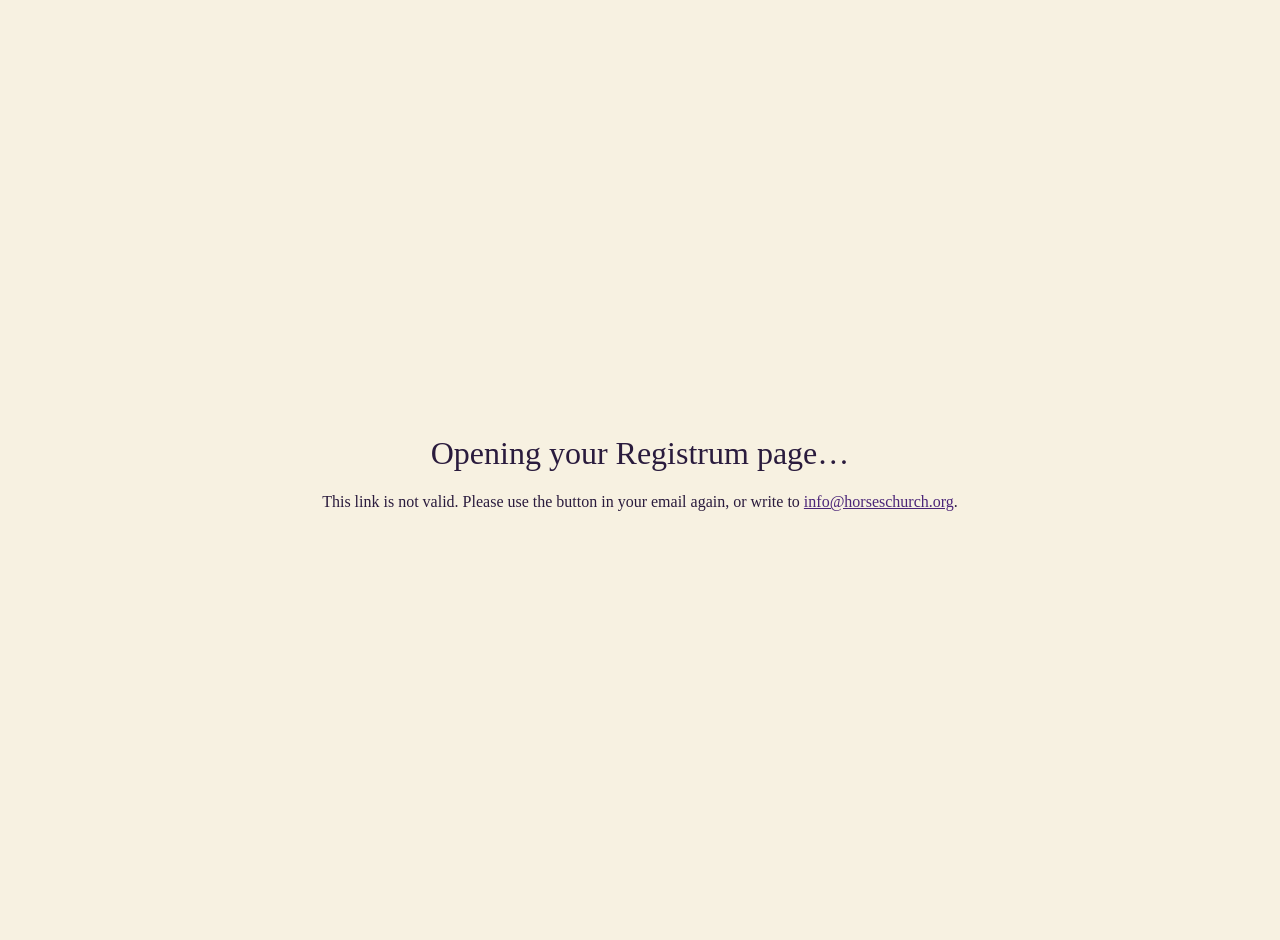
<file: go.html>
<!DOCTYPE html><html lang="en"><head><meta charset="utf-8"><meta name="viewport" content="width=device-width,initial-scale=1"><meta name="robots" content="noindex"><title>Opening… | America's Equines</title>
<style>body{margin:0;background:#F7F1E1;font-family:Georgia,serif;color:#2A1B3D;display:flex;min-height:100vh;align-items:center;justify-content:center;text-align:center;padding:20px}a{color:#4B2578}</style></head>
<body><div><h1 style="font-weight:normal">Opening your Registrum page…</h1><p id="t">One moment.</p></div>
<script>
(function(){var API="https://registrum.eve-868.workers.dev";var p=decodeURIComponent(location.hash.slice(1));
if(/^\/(t|sign|l|ls|cu)\/[0-9a-f-]{36}(\?a=[a-z]+)?$/.test(p)){location.replace(API+p);}
else{document.getElementById("t").innerHTML='This link is not valid. Please use the button in your email again, or write to <a href="mailto:info@horseschurch.org">info@horseschurch.org</a>.';}})();
</script></body></html>
</file>
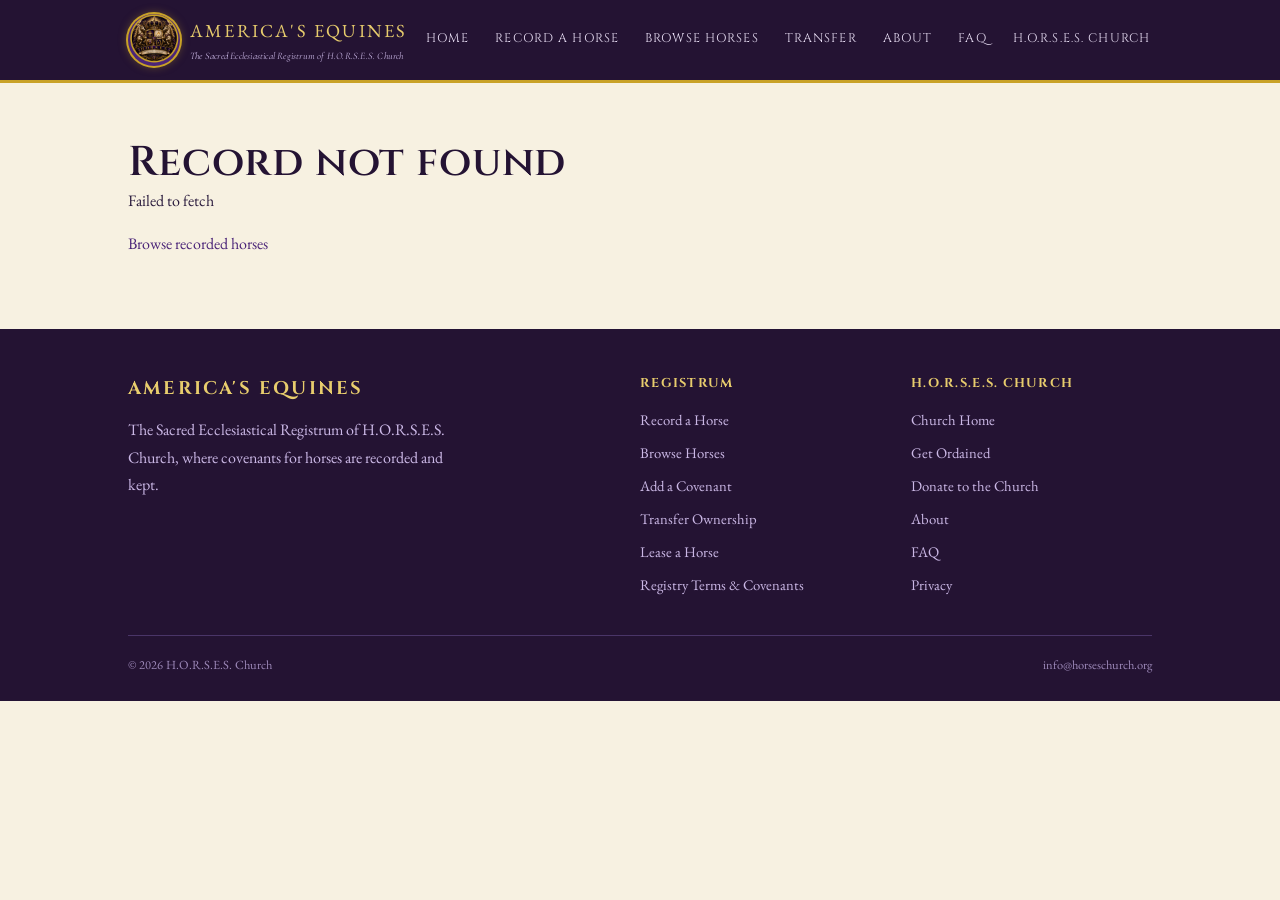
<file: horse.html>
<!DOCTYPE html>
<html lang="en">
<head>
<meta charset="UTF-8">
<meta name="viewport" content="width=device-width, initial-scale=1.0">
<title>Horse Record | America&#x27;s Equines</title>
<meta name="description" content="A horse&#x27;s public covenant record in the America&#x27;s Equines Registrum.">
<link rel="icon" href="favicon.ico" sizes="any">
<link rel="icon" type="image/png" sizes="32x32" href="favicon-32.png">
<link rel="apple-touch-icon" href="apple-touch-icon.png">
<meta property="og:type" content="website">
<meta property="og:site_name" content="America's Equines">
<meta property="og:title" content="Horse Record | America&#x27;s Equines">
<meta property="og:description" content="A horse&#x27;s public covenant record in the America&#x27;s Equines Registrum.">
<meta property="og:url" content="https://registrum.americasequines.org/horse.html">
<meta property="og:image" content="https://registrum.americasequines.org/registrum-square.png">
<link rel="preconnect" href="https://fonts.googleapis.com"><link href="https://fonts.googleapis.com/css2?family=Cinzel:wght@400;600;700&family=Cormorant+Garamond:ital,wght@0,500;1,500&family=EB+Garamond:ital,wght@0,400;0,600;1,400&display=swap" rel="stylesheet">
<style>
:root{
  --purple-deep:#241333;
  --purple-royal:#4B2578;
  --purple-mid:#6B3FA0;
  --gold:#C9A227;
  --gold-light:#E8CD6D;
  --parchment:#F7F1E1;
  --parchment-dim:#EFE6CE;
  --ink:#2A1B3D;
  --lavender:#EDE3F5;
}
*{box-sizing:border-box;margin:0;padding:0;}
html{scroll-behavior:smooth;}
body{font-family:'EB Garamond',Georgia,serif;background:var(--parchment);color:var(--ink);line-height:1.7;}
h1,h2,h3,.wordmark,.btn,nav a,.eyebrow-caps{font-family:'Cinzel',Georgia,serif;}
h1,h2,h3{color:var(--purple-deep);letter-spacing:.02em;font-weight:600;}
h1{font-size:2.6rem;line-height:1.15;}
h2{font-size:1.9rem;margin-bottom:.6em;}
h3{font-size:1.25rem;}
p{margin-bottom:1em;max-width:66ch;}
a{color:var(--purple-royal);text-decoration:none;}
.eyebrow{font-family:'Cormorant Garamond',Georgia,serif;font-style:italic;letter-spacing:.18em;text-transform:uppercase;color:var(--purple-mid);font-size:.85rem;display:block;margin-bottom:.5em;}
.wrap{max-width:1080px;margin:0 auto;padding:0 28px;}
.halo-horseshoe{width:1em;height:1em;display:inline-block;vertical-align:middle;}

/* ---- top bar ---- */
.topbar{background:var(--purple-deep);border-bottom:3px solid var(--gold);}
.topbar .wrap{display:flex;align-items:center;justify-content:space-between;flex-wrap:wrap;gap:14px;padding-top:14px;padding-bottom:14px;}
.brand{display:flex;align-items:center;gap:10px;color:var(--gold-light);}
.brand .halo-horseshoe{width:30px;height:30px;color:var(--gold);}
.brand-crest{width:52px;height:52px;border-radius:50%;object-fit:cover;box-shadow:0 0 0 2px var(--gold),0 0 10px rgba(201,162,39,.5);}
.brand-text{color:var(--gold-light);font-size:1.15rem;letter-spacing:.12em;}
.brand-text small{display:block;font-family:'Cormorant Garamond',serif;font-style:italic;letter-spacing:.02em;color:#cbb8e6;font-size:.62rem;text-transform:none;margin-top:2px;}
nav{display:flex;gap:22px;flex-wrap:wrap;}
nav a{color:#E9DFF5;font-size:.78rem;letter-spacing:.09em;text-transform:uppercase;padding:6px 2px;border-bottom:2px solid transparent;}
nav a:hover,nav a.active{color:var(--gold-light);border-bottom-color:var(--gold);}

/* ---- banner ---- */
.banner{background:linear-gradient(90deg,var(--gold-light),var(--gold));color:var(--purple-deep);}
.banner .wrap{padding:12px 28px;display:flex;align-items:center;justify-content:center;gap:18px;flex-wrap:wrap;text-align:center;}
.banner p{margin:0;font-family:'Cinzel',serif;font-size:.8rem;letter-spacing:.04em;}
.banner .btns{display:flex;gap:10px;flex-wrap:wrap;}

/* ---- buttons ---- */
.btn{display:inline-block;font-size:.75rem;letter-spacing:.09em;text-transform:uppercase;padding:11px 22px;border-radius:2px;border:1.5px solid var(--purple-deep);cursor:pointer;}
.btn-solid{background:var(--purple-deep);color:var(--gold-light);border-color:var(--purple-deep);}
.btn-solid:hover{background:var(--purple-royal);}
.btn-outline{background:transparent;color:var(--purple-deep);border-color:var(--purple-deep);}
.btn-outline:hover{background:var(--purple-deep);color:var(--gold-light);}
.btn-gold{background:var(--purple-deep);color:var(--gold-light);border-color:var(--purple-deep);}
.banner .btn-outline{border-color:var(--purple-deep);color:var(--purple-deep);}
.banner .btn-outline:hover{background:var(--purple-deep);color:var(--gold-light);}
.btn:disabled{opacity:.55;cursor:not-allowed;}

/* ---- hero ---- */
.hero{padding:72px 0 56px;background:radial-gradient(ellipse at top,var(--lavender) 0%,var(--parchment) 62%);text-align:center;}
.hero .halo-horseshoe{width:56px;height:56px;color:var(--gold);margin-bottom:18px;}
.hero h1{max-width:820px;margin:0 auto .4em;}
.hero .lede{max-width:640px;margin:0 auto 1.6em;font-size:1.15rem;color:var(--purple-royal);}
.hero .btns{display:flex;gap:14px;justify-content:center;flex-wrap:wrap;}

/* ---- page header (non-home) ---- */
.pagehead{padding:52px 0 34px;text-align:center;background:linear-gradient(180deg,var(--lavender),var(--parchment));}
.pagehead .halo-horseshoe{width:42px;height:42px;color:var(--gold);margin-bottom:12px;}.pagehead-banner{max-width:640px;width:100%;height:auto;margin:0 auto 16px;display:block;}
.pagehead p.lede{max-width:620px;margin:.6em auto 0;color:var(--purple-royal);}

/* ---- sections & dividers ---- */
section{padding:56px 0;}
.divider{display:flex;align-items:center;gap:16px;justify-content:center;margin:0 0 40px;color:var(--gold);}
.divider .line{height:1px;width:90px;background:linear-gradient(90deg,transparent,var(--gold),transparent);}
.divider .halo-horseshoe{width:26px;height:26px;}
.panel{background:#fff;border:1px solid var(--parchment-dim);border-left:4px solid var(--gold);border-radius:2px;padding:28px 30px;}
.panel-lav{background:var(--lavender);}

/* ---- grid cards ---- */
.grid3{display:grid;grid-template-columns:repeat(3,1fr);gap:22px;}
.grid2{display:grid;grid-template-columns:repeat(2,1fr);gap:22px;}
@media (max-width:820px){.grid3,.grid2{grid-template-columns:1fr;}}
.card{background:#fff;border:1px solid var(--parchment-dim);padding:26px 24px;border-radius:2px;position:relative;}
.card .halo-horseshoe{width:28px;height:28px;color:var(--gold);margin-bottom:12px;}
.card h3{margin-bottom:.4em;}

/* package cards */
.pkg{background:#fff;border:2px solid var(--parchment-dim);padding:28px 24px;text-align:center;display:flex;flex-direction:column;}
.pkg.featured{border-color:var(--gold);box-shadow:0 6px 22px rgba(75,37,120,.12);}
.pkg .price{font-family:'Cinzel',serif;font-size:2rem;color:var(--purple-deep);margin:.3em 0;}
.pkg .price small{font-size:.9rem;font-family:'EB Garamond',serif;color:var(--purple-mid);}
.pkg ul{list-style:none;margin:14px 0 22px;text-align:left;flex:1;}
.pkg li{padding:6px 0;border-bottom:1px dashed var(--parchment-dim);font-size:.95rem;}
.pkg .tag{align-self:center;background:var(--gold);color:var(--purple-deep);font-family:'Cinzel',serif;font-size:.65rem;letter-spacing:.1em;text-transform:uppercase;padding:4px 10px;margin-bottom:10px;}

.pkg .tagline{font-size:.85rem;color:var(--purple-mid);margin-bottom:0;}

/* delivery toggle */
.delivery-toggle{display:flex;gap:8px;margin:14px 0;background:var(--lavender);border:1px solid #d8c7ef;border-radius:3px;padding:4px;max-width:360px;margin-left:auto;margin-right:auto;}
.delivery-toggle label{flex:1;text-align:center;font-family:'Cinzel',serif;font-size:.62rem;letter-spacing:.06em;text-transform:uppercase;color:var(--purple-royal);padding:8px 4px;border-radius:2px;cursor:pointer;margin:0;}
.delivery-toggle input{position:absolute;opacity:0;width:0;height:0;}
.delivery-toggle input:checked + label{background:var(--purple-deep);color:var(--gold-light);}

/* step headings above each stage of the package builder */
.step-heading{text-align:center;font-family:'Cinzel',serif;font-size:1rem;color:var(--purple-deep);margin-bottom:16px;}

/* selectable package radio-cards */
.pkg-option{cursor:pointer;position:relative;transition:border-color .15s, box-shadow .15s;}
.pkg-option input[type=radio]{position:absolute;top:16px;right:16px;width:18px;height:18px;accent-color:var(--purple-deep);}
.pkg-option.selected{border-color:var(--gold);box-shadow:0 6px 22px rgba(75,37,120,.14);}
.price-lines{font-size:.92rem;color:var(--purple-royal);margin:10px 0 14px;text-align:left;}
.price-lines div{padding:3px 0;}
.price-lines strong{color:var(--purple-deep);}

/* delivery + addons panels shown once a paid package is chosen */
.builder-panel{max-width:640px;margin:0 auto 22px;}
.builder-panel h3{text-align:center;font-size:1rem;}
.addon-list{display:flex;flex-direction:column;gap:10px;}
.addon-item{display:flex;align-items:center;gap:12px;background:var(--lavender);border:1px solid #d8c7ef;border-radius:2px;padding:12px 16px;cursor:pointer;font-size:.92rem;}
.addon-item input{width:17px;height:17px;accent-color:var(--purple-deep);}
.addon-item .addon-name{flex:1;}
.addon-item .addon-price{font-family:'Cinzel',serif;font-size:.85rem;color:var(--purple-deep);white-space:nowrap;}
.addon-note{text-align:center;font-size:.85rem;color:var(--purple-mid);}

/* running order summary */
.order-summary{max-width:640px;margin:0 auto;}
.order-summary .review-list{list-style:none;margin:12px 0;}
.order-summary .review-list li{display:flex;justify-content:space-between;padding:8px 0;border-bottom:1px dashed var(--parchment-dim);font-size:.95rem;}
.summary-total{display:flex;justify-content:space-between;font-family:'Cinzel',serif;font-size:1.1rem;color:var(--purple-deep);padding-top:10px;margin-bottom:10px;}

/* ---- forms ---- */
form{background:#fff;border:1px solid var(--parchment-dim);padding:30px;max-width:640px;}
.field{margin-bottom:18px;}
.field-row{display:flex;gap:12px;}
.field-row>div{flex:1;min-width:0;}
.field-row>div:nth-child(2){flex:0 0 110px;}
.field-row>div:nth-child(3){flex:0 0 130px;}
@media (max-width:560px){.field-row{flex-direction:column;gap:0;}.field-row>div{margin-bottom:18px;}}
label{display:block;font-family:'Cinzel',serif;font-size:.72rem;letter-spacing:.08em;text-transform:uppercase;color:var(--purple-royal);margin-bottom:6px;}
input,select,textarea{width:100%;padding:11px 12px;border:1px solid #cbb8e6;background:var(--lavender);font-family:'EB Garamond',serif;font-size:1rem;color:var(--ink);border-radius:2px;}
textarea{min-height:120px;resize:vertical;}
input:focus,select:focus,textarea:focus{outline:2px solid var(--gold);outline-offset:1px;}
.help{font-size:.85rem;color:#6a5a80;margin-top:4px;}
.formnote{font-size:.85rem;color:var(--purple-mid);margin-top:14px;}

/* ---- locked packages teaser ---- */
.pkg-locked{background:#fff;border:1px dashed #cbb8e6;border-radius:2px;padding:44px 30px;text-align:center;max-width:640px;margin:0 auto;}
.pkg-locked .halo-horseshoe{width:34px;height:34px;color:var(--gold);margin-bottom:14px;}
.pkg-locked p{margin:0 auto;color:var(--purple-mid);}

/* ---- confirm modal ---- */
.modal-backdrop{display:none;position:fixed;inset:0;background:rgba(36,19,51,.6);z-index:50;align-items:center;justify-content:center;padding:20px;}
.modal-backdrop.open{display:flex;}
.modal{background:var(--parchment);border:2px solid var(--gold);border-radius:2px;max-width:560px;width:100%;max-height:88vh;overflow-y:auto;padding:32px;}
.modal h2{font-size:1.5rem;text-align:center;}
.modal .review-list{list-style:none;margin:18px 0 6px;}
.modal .review-list li{display:flex;justify-content:space-between;gap:16px;padding:9px 0;border-bottom:1px dashed var(--parchment-dim);font-size:.95rem;}
.modal .review-list li span:first-child{font-family:'Cinzel',serif;font-size:.68rem;letter-spacing:.06em;text-transform:uppercase;color:var(--purple-royal);}
.modal .review-list li span:last-child{text-align:right;color:var(--ink);}
.modal .modal-btns{display:flex;gap:12px;justify-content:center;margin-top:24px;flex-wrap:wrap;}
.modal .disclosure{margin-top:18px;}

/* ---- faq ---- */
.faq-item{border-bottom:1px solid var(--parchment-dim);padding:18px 0;}
.faq-item summary{font-family:'Cinzel',serif;font-size:1rem;cursor:pointer;color:var(--purple-deep);}
.faq-item p{margin-top:10px;color:#4a3960;}

/* ---- disclosure ---- */
.disclosure{background:var(--lavender);border:1px solid #d8c7ef;padding:20px 24px;font-size:.88rem;color:#4a3960;margin-top:20px;}
.disclosure strong{color:var(--purple-deep);}

/* ---- footer ---- */
footer{background:var(--purple-deep);color:#cbb8e6;padding:44px 0 26px;}
footer .cols{display:grid;grid-template-columns:2fr 1fr 1fr;gap:30px;margin-bottom:30px;}
@media (max-width:720px){footer .cols{grid-template-columns:1fr;}}
footer h4{font-family:'Cinzel',serif;color:var(--gold-light);font-size:.8rem;letter-spacing:.1em;text-transform:uppercase;margin-bottom:12px;}
footer a{color:#cbb8e6;font-size:.92rem;display:block;margin-bottom:8px;}
footer a:hover{color:var(--gold-light);}
footer .brand-text{color:var(--gold-light);}
footer .foot-bottom{border-top:1px solid #4a3568;padding-top:18px;display:flex;justify-content:space-between;flex-wrap:wrap;gap:12px;font-size:.78rem;color:#9c88b8;}
footer .faq-btn{display:inline-block;background:var(--gold);color:var(--purple-deep);font-family:'Cinzel',serif;font-size:.72rem;letter-spacing:.08em;text-transform:uppercase;padding:9px 18px;margin-top:4px;}
nav a.nav-record{color:var(--purple-deep);background:linear-gradient(90deg,var(--gold-light),var(--gold));padding:6px 12px;border-radius:2px;border-bottom:none;font-weight:600;}
nav a.nav-record:hover{background:var(--gold-light);color:var(--purple-deep);}

</style>
<link rel="stylesheet" href="site.css">

</head>
<body data-page="horse">
<header class="topbar">
  <div class="wrap">
    <a href="index.html" class="brand"><img class="brand-crest" src="registrum-square.png" alt="Registrum crest"><span class="brand-text">AMERICA'S EQUINES<small>The Sacred Ecclesiastical Registrum of H.O.R.S.E.S. Church</small></span></a>
    <nav><a href="index.html">Home</a><a href="record.html">Record a Horse</a><a href="browse.html">Browse Horses</a><a href="transfer.html">Transfer</a><a href="about.html">About</a><a href="faq.html">FAQ</a><a href="https://horseschurch.org/">H.O.R.S.E.S. Church</a></nav>
  </div>
</header>
<section><div class="wrap" id="horse"><p>Loading record…</p></div></section>
<footer>
  <div class="wrap">
    <div class="cols">
      <div>
        <h4 class="brand-text">America's Equines</h4>
        <p style="max-width:42ch;color:#cbb8e6;">The Sacred Ecclesiastical Registrum of H.O.R.S.E.S. Church, where covenants for horses are recorded and kept.</p>
      </div>
      <div>
        <h4>Registrum</h4>
        <a href="record.html">Record a Horse</a>
        <a href="browse.html">Browse Horses</a>
        <a href="add-covenant.html">Add a Covenant</a>
        <a href="transfer.html">Transfer Ownership</a>
        <a href="lease.html">Lease a Horse</a>
        <a href="terms.html">Registry Terms &amp; Covenants</a>
      </div>
      <div>
        <h4>H.O.R.S.E.S. Church</h4>
        <a href="https://horseschurch.org/">Church Home</a>
        <a href="https://horseschurch.org/ordination.html">Get Ordained</a>
        <a href="https://horseschurch.org/donate.html">Donate to the Church</a>
        <a href="about.html">About</a>
        <a href="faq.html">FAQ</a>
        <a href="privacy.html">Privacy</a>
      </div>
    </div>
    <div class="foot-bottom">
      <span>&copy; 2026 H.O.R.S.E.S. Church</span>
      <span>info@horseschurch.org</span>
    </div>
  </div>
</footer>
<script src="app.js"></script>
</body>
</html>
</file>
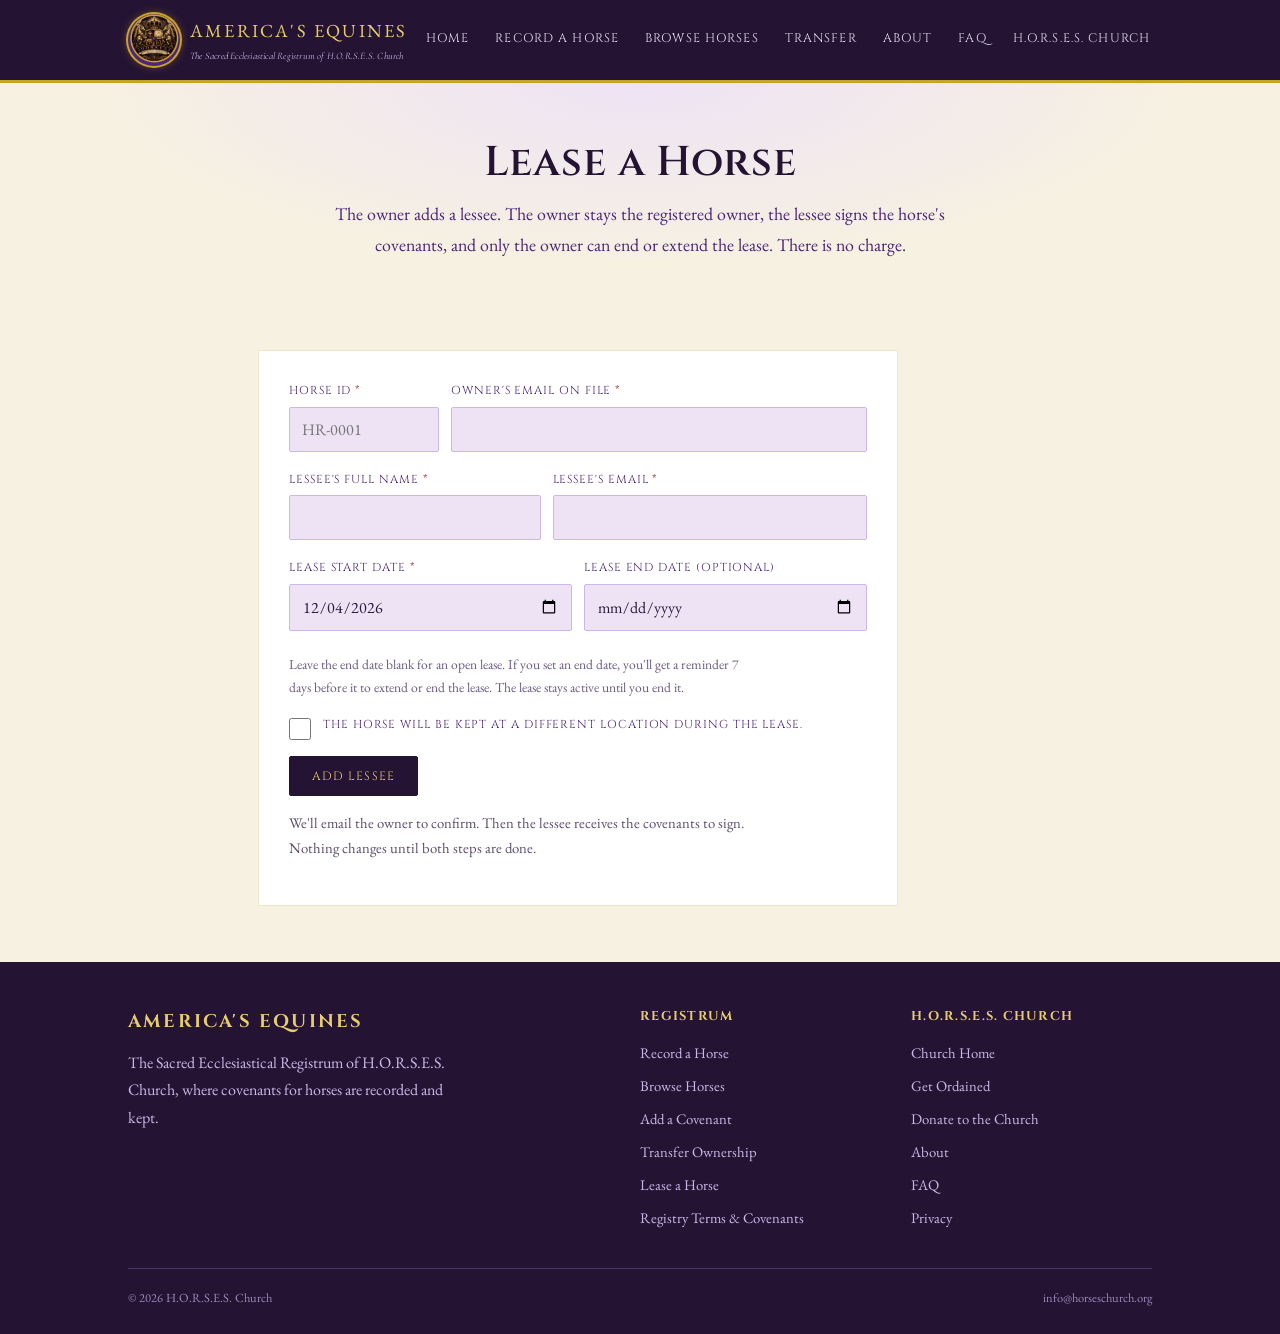
<file: lease.html>
<!DOCTYPE html>
<html lang="en">
<head>
<meta charset="UTF-8">
<meta name="viewport" content="width=device-width, initial-scale=1.0">
<title>Lease a Horse | America&#x27;s Equines</title>
<meta name="description" content="Add a lessee to a horse recorded in the Registrum. The owner stays the owner.">
<link rel="icon" href="favicon.ico" sizes="any">
<link rel="icon" type="image/png" sizes="32x32" href="favicon-32.png">
<link rel="apple-touch-icon" href="apple-touch-icon.png">
<meta property="og:type" content="website">
<meta property="og:site_name" content="America's Equines">
<meta property="og:title" content="Lease a Horse | America&#x27;s Equines">
<meta property="og:description" content="Add a lessee to a horse recorded in the Registrum. The owner stays the owner.">
<meta property="og:url" content="https://registrum.americasequines.org/lease.html">
<meta property="og:image" content="https://registrum.americasequines.org/registrum-square.png">
<link rel="preconnect" href="https://fonts.googleapis.com"><link href="https://fonts.googleapis.com/css2?family=Cinzel:wght@400;600;700&family=Cormorant+Garamond:ital,wght@0,500;1,500&family=EB+Garamond:ital,wght@0,400;0,600;1,400&display=swap" rel="stylesheet">
<style>
:root{
  --purple-deep:#241333;
  --purple-royal:#4B2578;
  --purple-mid:#6B3FA0;
  --gold:#C9A227;
  --gold-light:#E8CD6D;
  --parchment:#F7F1E1;
  --parchment-dim:#EFE6CE;
  --ink:#2A1B3D;
  --lavender:#EDE3F5;
}
*{box-sizing:border-box;margin:0;padding:0;}
html{scroll-behavior:smooth;}
body{font-family:'EB Garamond',Georgia,serif;background:var(--parchment);color:var(--ink);line-height:1.7;}
h1,h2,h3,.wordmark,.btn,nav a,.eyebrow-caps{font-family:'Cinzel',Georgia,serif;}
h1,h2,h3{color:var(--purple-deep);letter-spacing:.02em;font-weight:600;}
h1{font-size:2.6rem;line-height:1.15;}
h2{font-size:1.9rem;margin-bottom:.6em;}
h3{font-size:1.25rem;}
p{margin-bottom:1em;max-width:66ch;}
a{color:var(--purple-royal);text-decoration:none;}
.eyebrow{font-family:'Cormorant Garamond',Georgia,serif;font-style:italic;letter-spacing:.18em;text-transform:uppercase;color:var(--purple-mid);font-size:.85rem;display:block;margin-bottom:.5em;}
.wrap{max-width:1080px;margin:0 auto;padding:0 28px;}
.halo-horseshoe{width:1em;height:1em;display:inline-block;vertical-align:middle;}

/* ---- top bar ---- */
.topbar{background:var(--purple-deep);border-bottom:3px solid var(--gold);}
.topbar .wrap{display:flex;align-items:center;justify-content:space-between;flex-wrap:wrap;gap:14px;padding-top:14px;padding-bottom:14px;}
.brand{display:flex;align-items:center;gap:10px;color:var(--gold-light);}
.brand .halo-horseshoe{width:30px;height:30px;color:var(--gold);}
.brand-crest{width:52px;height:52px;border-radius:50%;object-fit:cover;box-shadow:0 0 0 2px var(--gold),0 0 10px rgba(201,162,39,.5);}
.brand-text{color:var(--gold-light);font-size:1.15rem;letter-spacing:.12em;}
.brand-text small{display:block;font-family:'Cormorant Garamond',serif;font-style:italic;letter-spacing:.02em;color:#cbb8e6;font-size:.62rem;text-transform:none;margin-top:2px;}
nav{display:flex;gap:22px;flex-wrap:wrap;}
nav a{color:#E9DFF5;font-size:.78rem;letter-spacing:.09em;text-transform:uppercase;padding:6px 2px;border-bottom:2px solid transparent;}
nav a:hover,nav a.active{color:var(--gold-light);border-bottom-color:var(--gold);}

/* ---- banner ---- */
.banner{background:linear-gradient(90deg,var(--gold-light),var(--gold));color:var(--purple-deep);}
.banner .wrap{padding:12px 28px;display:flex;align-items:center;justify-content:center;gap:18px;flex-wrap:wrap;text-align:center;}
.banner p{margin:0;font-family:'Cinzel',serif;font-size:.8rem;letter-spacing:.04em;}
.banner .btns{display:flex;gap:10px;flex-wrap:wrap;}

/* ---- buttons ---- */
.btn{display:inline-block;font-size:.75rem;letter-spacing:.09em;text-transform:uppercase;padding:11px 22px;border-radius:2px;border:1.5px solid var(--purple-deep);cursor:pointer;}
.btn-solid{background:var(--purple-deep);color:var(--gold-light);border-color:var(--purple-deep);}
.btn-solid:hover{background:var(--purple-royal);}
.btn-outline{background:transparent;color:var(--purple-deep);border-color:var(--purple-deep);}
.btn-outline:hover{background:var(--purple-deep);color:var(--gold-light);}
.btn-gold{background:var(--purple-deep);color:var(--gold-light);border-color:var(--purple-deep);}
.banner .btn-outline{border-color:var(--purple-deep);color:var(--purple-deep);}
.banner .btn-outline:hover{background:var(--purple-deep);color:var(--gold-light);}
.btn:disabled{opacity:.55;cursor:not-allowed;}

/* ---- hero ---- */
.hero{padding:72px 0 56px;background:radial-gradient(ellipse at top,var(--lavender) 0%,var(--parchment) 62%);text-align:center;}
.hero .halo-horseshoe{width:56px;height:56px;color:var(--gold);margin-bottom:18px;}
.hero h1{max-width:820px;margin:0 auto .4em;}
.hero .lede{max-width:640px;margin:0 auto 1.6em;font-size:1.15rem;color:var(--purple-royal);}
.hero .btns{display:flex;gap:14px;justify-content:center;flex-wrap:wrap;}

/* ---- page header (non-home) ---- */
.pagehead{padding:52px 0 34px;text-align:center;background:linear-gradient(180deg,var(--lavender),var(--parchment));}
.pagehead .halo-horseshoe{width:42px;height:42px;color:var(--gold);margin-bottom:12px;}.pagehead-banner{max-width:640px;width:100%;height:auto;margin:0 auto 16px;display:block;}
.pagehead p.lede{max-width:620px;margin:.6em auto 0;color:var(--purple-royal);}

/* ---- sections & dividers ---- */
section{padding:56px 0;}
.divider{display:flex;align-items:center;gap:16px;justify-content:center;margin:0 0 40px;color:var(--gold);}
.divider .line{height:1px;width:90px;background:linear-gradient(90deg,transparent,var(--gold),transparent);}
.divider .halo-horseshoe{width:26px;height:26px;}
.panel{background:#fff;border:1px solid var(--parchment-dim);border-left:4px solid var(--gold);border-radius:2px;padding:28px 30px;}
.panel-lav{background:var(--lavender);}

/* ---- grid cards ---- */
.grid3{display:grid;grid-template-columns:repeat(3,1fr);gap:22px;}
.grid2{display:grid;grid-template-columns:repeat(2,1fr);gap:22px;}
@media (max-width:820px){.grid3,.grid2{grid-template-columns:1fr;}}
.card{background:#fff;border:1px solid var(--parchment-dim);padding:26px 24px;border-radius:2px;position:relative;}
.card .halo-horseshoe{width:28px;height:28px;color:var(--gold);margin-bottom:12px;}
.card h3{margin-bottom:.4em;}

/* package cards */
.pkg{background:#fff;border:2px solid var(--parchment-dim);padding:28px 24px;text-align:center;display:flex;flex-direction:column;}
.pkg.featured{border-color:var(--gold);box-shadow:0 6px 22px rgba(75,37,120,.12);}
.pkg .price{font-family:'Cinzel',serif;font-size:2rem;color:var(--purple-deep);margin:.3em 0;}
.pkg .price small{font-size:.9rem;font-family:'EB Garamond',serif;color:var(--purple-mid);}
.pkg ul{list-style:none;margin:14px 0 22px;text-align:left;flex:1;}
.pkg li{padding:6px 0;border-bottom:1px dashed var(--parchment-dim);font-size:.95rem;}
.pkg .tag{align-self:center;background:var(--gold);color:var(--purple-deep);font-family:'Cinzel',serif;font-size:.65rem;letter-spacing:.1em;text-transform:uppercase;padding:4px 10px;margin-bottom:10px;}

.pkg .tagline{font-size:.85rem;color:var(--purple-mid);margin-bottom:0;}

/* delivery toggle */
.delivery-toggle{display:flex;gap:8px;margin:14px 0;background:var(--lavender);border:1px solid #d8c7ef;border-radius:3px;padding:4px;max-width:360px;margin-left:auto;margin-right:auto;}
.delivery-toggle label{flex:1;text-align:center;font-family:'Cinzel',serif;font-size:.62rem;letter-spacing:.06em;text-transform:uppercase;color:var(--purple-royal);padding:8px 4px;border-radius:2px;cursor:pointer;margin:0;}
.delivery-toggle input{position:absolute;opacity:0;width:0;height:0;}
.delivery-toggle input:checked + label{background:var(--purple-deep);color:var(--gold-light);}

/* step headings above each stage of the package builder */
.step-heading{text-align:center;font-family:'Cinzel',serif;font-size:1rem;color:var(--purple-deep);margin-bottom:16px;}

/* selectable package radio-cards */
.pkg-option{cursor:pointer;position:relative;transition:border-color .15s, box-shadow .15s;}
.pkg-option input[type=radio]{position:absolute;top:16px;right:16px;width:18px;height:18px;accent-color:var(--purple-deep);}
.pkg-option.selected{border-color:var(--gold);box-shadow:0 6px 22px rgba(75,37,120,.14);}
.price-lines{font-size:.92rem;color:var(--purple-royal);margin:10px 0 14px;text-align:left;}
.price-lines div{padding:3px 0;}
.price-lines strong{color:var(--purple-deep);}

/* delivery + addons panels shown once a paid package is chosen */
.builder-panel{max-width:640px;margin:0 auto 22px;}
.builder-panel h3{text-align:center;font-size:1rem;}
.addon-list{display:flex;flex-direction:column;gap:10px;}
.addon-item{display:flex;align-items:center;gap:12px;background:var(--lavender);border:1px solid #d8c7ef;border-radius:2px;padding:12px 16px;cursor:pointer;font-size:.92rem;}
.addon-item input{width:17px;height:17px;accent-color:var(--purple-deep);}
.addon-item .addon-name{flex:1;}
.addon-item .addon-price{font-family:'Cinzel',serif;font-size:.85rem;color:var(--purple-deep);white-space:nowrap;}
.addon-note{text-align:center;font-size:.85rem;color:var(--purple-mid);}

/* running order summary */
.order-summary{max-width:640px;margin:0 auto;}
.order-summary .review-list{list-style:none;margin:12px 0;}
.order-summary .review-list li{display:flex;justify-content:space-between;padding:8px 0;border-bottom:1px dashed var(--parchment-dim);font-size:.95rem;}
.summary-total{display:flex;justify-content:space-between;font-family:'Cinzel',serif;font-size:1.1rem;color:var(--purple-deep);padding-top:10px;margin-bottom:10px;}

/* ---- forms ---- */
form{background:#fff;border:1px solid var(--parchment-dim);padding:30px;max-width:640px;}
.field{margin-bottom:18px;}
.field-row{display:flex;gap:12px;}
.field-row>div{flex:1;min-width:0;}
.field-row>div:nth-child(2){flex:0 0 110px;}
.field-row>div:nth-child(3){flex:0 0 130px;}
@media (max-width:560px){.field-row{flex-direction:column;gap:0;}.field-row>div{margin-bottom:18px;}}
label{display:block;font-family:'Cinzel',serif;font-size:.72rem;letter-spacing:.08em;text-transform:uppercase;color:var(--purple-royal);margin-bottom:6px;}
input,select,textarea{width:100%;padding:11px 12px;border:1px solid #cbb8e6;background:var(--lavender);font-family:'EB Garamond',serif;font-size:1rem;color:var(--ink);border-radius:2px;}
textarea{min-height:120px;resize:vertical;}
input:focus,select:focus,textarea:focus{outline:2px solid var(--gold);outline-offset:1px;}
.help{font-size:.85rem;color:#6a5a80;margin-top:4px;}
.formnote{font-size:.85rem;color:var(--purple-mid);margin-top:14px;}

/* ---- locked packages teaser ---- */
.pkg-locked{background:#fff;border:1px dashed #cbb8e6;border-radius:2px;padding:44px 30px;text-align:center;max-width:640px;margin:0 auto;}
.pkg-locked .halo-horseshoe{width:34px;height:34px;color:var(--gold);margin-bottom:14px;}
.pkg-locked p{margin:0 auto;color:var(--purple-mid);}

/* ---- confirm modal ---- */
.modal-backdrop{display:none;position:fixed;inset:0;background:rgba(36,19,51,.6);z-index:50;align-items:center;justify-content:center;padding:20px;}
.modal-backdrop.open{display:flex;}
.modal{background:var(--parchment);border:2px solid var(--gold);border-radius:2px;max-width:560px;width:100%;max-height:88vh;overflow-y:auto;padding:32px;}
.modal h2{font-size:1.5rem;text-align:center;}
.modal .review-list{list-style:none;margin:18px 0 6px;}
.modal .review-list li{display:flex;justify-content:space-between;gap:16px;padding:9px 0;border-bottom:1px dashed var(--parchment-dim);font-size:.95rem;}
.modal .review-list li span:first-child{font-family:'Cinzel',serif;font-size:.68rem;letter-spacing:.06em;text-transform:uppercase;color:var(--purple-royal);}
.modal .review-list li span:last-child{text-align:right;color:var(--ink);}
.modal .modal-btns{display:flex;gap:12px;justify-content:center;margin-top:24px;flex-wrap:wrap;}
.modal .disclosure{margin-top:18px;}

/* ---- faq ---- */
.faq-item{border-bottom:1px solid var(--parchment-dim);padding:18px 0;}
.faq-item summary{font-family:'Cinzel',serif;font-size:1rem;cursor:pointer;color:var(--purple-deep);}
.faq-item p{margin-top:10px;color:#4a3960;}

/* ---- disclosure ---- */
.disclosure{background:var(--lavender);border:1px solid #d8c7ef;padding:20px 24px;font-size:.88rem;color:#4a3960;margin-top:20px;}
.disclosure strong{color:var(--purple-deep);}

/* ---- footer ---- */
footer{background:var(--purple-deep);color:#cbb8e6;padding:44px 0 26px;}
footer .cols{display:grid;grid-template-columns:2fr 1fr 1fr;gap:30px;margin-bottom:30px;}
@media (max-width:720px){footer .cols{grid-template-columns:1fr;}}
footer h4{font-family:'Cinzel',serif;color:var(--gold-light);font-size:.8rem;letter-spacing:.1em;text-transform:uppercase;margin-bottom:12px;}
footer a{color:#cbb8e6;font-size:.92rem;display:block;margin-bottom:8px;}
footer a:hover{color:var(--gold-light);}
footer .brand-text{color:var(--gold-light);}
footer .foot-bottom{border-top:1px solid #4a3568;padding-top:18px;display:flex;justify-content:space-between;flex-wrap:wrap;gap:12px;font-size:.78rem;color:#9c88b8;}
footer .faq-btn{display:inline-block;background:var(--gold);color:var(--purple-deep);font-family:'Cinzel',serif;font-size:.72rem;letter-spacing:.08em;text-transform:uppercase;padding:9px 18px;margin-top:4px;}
nav a.nav-record{color:var(--purple-deep);background:linear-gradient(90deg,var(--gold-light),var(--gold));padding:6px 12px;border-radius:2px;border-bottom:none;font-weight:600;}
nav a.nav-record:hover{background:var(--gold-light);color:var(--purple-deep);}

</style>
<link rel="stylesheet" href="site.css">

</head>
<body data-page="lease">
<header class="topbar">
  <div class="wrap">
    <a href="index.html" class="brand"><img class="brand-crest" src="registrum-square.png" alt="Registrum crest"><span class="brand-text">AMERICA'S EQUINES<small>The Sacred Ecclesiastical Registrum of H.O.R.S.E.S. Church</small></span></a>
    <nav><a href="index.html">Home</a><a href="record.html">Record a Horse</a><a href="browse.html">Browse Horses</a><a href="transfer.html">Transfer</a><a href="about.html">About</a><a href="faq.html">FAQ</a><a href="https://horseschurch.org/">H.O.R.S.E.S. Church</a></nav>
  </div>
</header>
<section class="pagehead"><div class="wrap"><h1>Lease a Horse</h1><p class="lede">The owner adds a lessee. The owner stays the registered owner, the lessee signs the horse's covenants, and only the owner can end or extend the lease. There is no charge.</p></div></section>
<section><div class="wrap narrow"><div id="m" class="hidden"></div>
<form id="f">
<div class="field-row id-row"><div class="field"><label for="reg_no">Horse ID <span class="req">*</span></label><input id="reg_no" required placeholder="HR-0001"></div>
<div class="field"><label for="oemail">Owner's email on file <span class="req">*</span></label><input id="oemail" type="email" required></div></div>
<div class="field-row name-email"><div class="field"><label for="lname">Lessee's full name <span class="req">*</span></label><input id="lname" required maxlength="120"></div>
<div class="field"><label for="lemail">Lessee's email <span class="req">*</span></label><input id="lemail" type="email" required></div></div>
<div class="field-row"><div class="field"><label for="start">Lease start date <span class="req">*</span></label><input id="start" type="date" required></div>
<div class="field"><label for="end">Lease end date (optional)</label><input id="end" type="date"></div></div>
<p class="help">Leave the end date blank for an open lease. If you set an end date, you'll get a reminder 7 days before it to extend or end the lease. The lease stays active until you end it.</p>
<label class="agree" style="font-weight:400"><input type="checkbox" id="moves"> The horse will be kept at a different location during the lease.</label>
<div class="field hidden" id="locwrap"><label for="lloc">Address where the horse will be kept during the lease <span class="req">*</span></label><textarea id="lloc" maxlength="1000" style="min-height:80px" placeholder="Street address, city, state, ZIP"></textarea><p class="help">Kept private. Only the owner, the lessee, and the Church see this address.</p></div>
<button class="btn btn-solid" id="go" type="submit">Add Lessee</button>
<p class="legal" style="margin-top:14px">We'll email the owner to confirm. Then the lessee receives the covenants to sign. Nothing changes until both steps are done.</p>
</form></div></section>
<footer>
  <div class="wrap">
    <div class="cols">
      <div>
        <h4 class="brand-text">America's Equines</h4>
        <p style="max-width:42ch;color:#cbb8e6;">The Sacred Ecclesiastical Registrum of H.O.R.S.E.S. Church, where covenants for horses are recorded and kept.</p>
      </div>
      <div>
        <h4>Registrum</h4>
        <a href="record.html">Record a Horse</a>
        <a href="browse.html">Browse Horses</a>
        <a href="add-covenant.html">Add a Covenant</a>
        <a href="transfer.html">Transfer Ownership</a>
        <a href="lease.html">Lease a Horse</a>
        <a href="terms.html">Registry Terms &amp; Covenants</a>
      </div>
      <div>
        <h4>H.O.R.S.E.S. Church</h4>
        <a href="https://horseschurch.org/">Church Home</a>
        <a href="https://horseschurch.org/ordination.html">Get Ordained</a>
        <a href="https://horseschurch.org/donate.html">Donate to the Church</a>
        <a href="about.html">About</a>
        <a href="faq.html">FAQ</a>
        <a href="privacy.html">Privacy</a>
      </div>
    </div>
    <div class="foot-bottom">
      <span>&copy; 2026 H.O.R.S.E.S. Church</span>
      <span>info@horseschurch.org</span>
    </div>
  </div>
</footer>
<script src="app.js"></script>
</body>
</html>
</file>
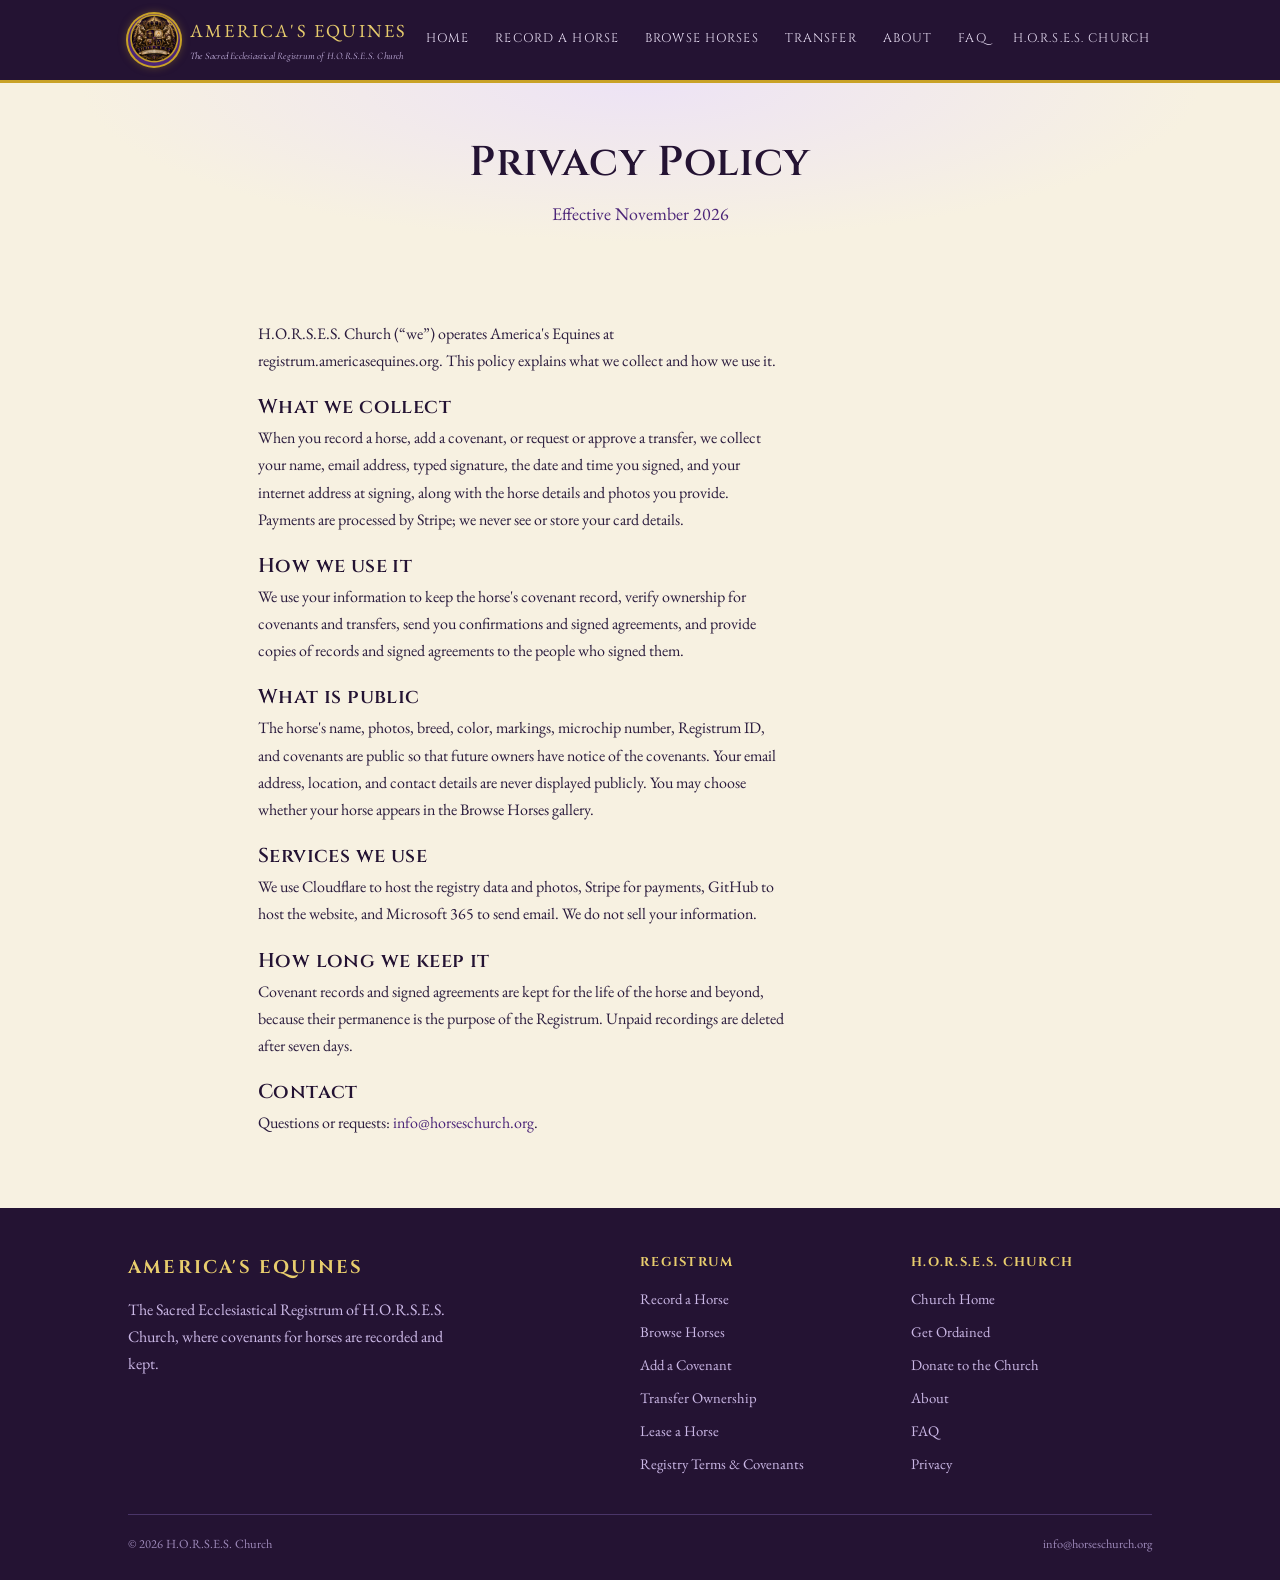
<file: privacy.html>
<!DOCTYPE html>
<html lang="en">
<head>
<meta charset="UTF-8">
<meta name="viewport" content="width=device-width, initial-scale=1.0">
<title>Privacy Policy | America&#x27;s Equines</title>
<meta name="description" content="How America&#x27;s Equines collects, uses, and protects your information.">
<link rel="icon" href="favicon.ico" sizes="any">
<link rel="icon" type="image/png" sizes="32x32" href="favicon-32.png">
<link rel="apple-touch-icon" href="apple-touch-icon.png">
<meta property="og:type" content="website">
<meta property="og:site_name" content="America's Equines">
<meta property="og:title" content="Privacy Policy | America&#x27;s Equines">
<meta property="og:description" content="How America&#x27;s Equines collects, uses, and protects your information.">
<meta property="og:url" content="https://registrum.americasequines.org/privacy.html">
<meta property="og:image" content="https://registrum.americasequines.org/registrum-square.png">
<link rel="preconnect" href="https://fonts.googleapis.com"><link href="https://fonts.googleapis.com/css2?family=Cinzel:wght@400;600;700&family=Cormorant+Garamond:ital,wght@0,500;1,500&family=EB+Garamond:ital,wght@0,400;0,600;1,400&display=swap" rel="stylesheet">
<style>
:root{
  --purple-deep:#241333;
  --purple-royal:#4B2578;
  --purple-mid:#6B3FA0;
  --gold:#C9A227;
  --gold-light:#E8CD6D;
  --parchment:#F7F1E1;
  --parchment-dim:#EFE6CE;
  --ink:#2A1B3D;
  --lavender:#EDE3F5;
}
*{box-sizing:border-box;margin:0;padding:0;}
html{scroll-behavior:smooth;}
body{font-family:'EB Garamond',Georgia,serif;background:var(--parchment);color:var(--ink);line-height:1.7;}
h1,h2,h3,.wordmark,.btn,nav a,.eyebrow-caps{font-family:'Cinzel',Georgia,serif;}
h1,h2,h3{color:var(--purple-deep);letter-spacing:.02em;font-weight:600;}
h1{font-size:2.6rem;line-height:1.15;}
h2{font-size:1.9rem;margin-bottom:.6em;}
h3{font-size:1.25rem;}
p{margin-bottom:1em;max-width:66ch;}
a{color:var(--purple-royal);text-decoration:none;}
.eyebrow{font-family:'Cormorant Garamond',Georgia,serif;font-style:italic;letter-spacing:.18em;text-transform:uppercase;color:var(--purple-mid);font-size:.85rem;display:block;margin-bottom:.5em;}
.wrap{max-width:1080px;margin:0 auto;padding:0 28px;}
.halo-horseshoe{width:1em;height:1em;display:inline-block;vertical-align:middle;}

/* ---- top bar ---- */
.topbar{background:var(--purple-deep);border-bottom:3px solid var(--gold);}
.topbar .wrap{display:flex;align-items:center;justify-content:space-between;flex-wrap:wrap;gap:14px;padding-top:14px;padding-bottom:14px;}
.brand{display:flex;align-items:center;gap:10px;color:var(--gold-light);}
.brand .halo-horseshoe{width:30px;height:30px;color:var(--gold);}
.brand-crest{width:52px;height:52px;border-radius:50%;object-fit:cover;box-shadow:0 0 0 2px var(--gold),0 0 10px rgba(201,162,39,.5);}
.brand-text{color:var(--gold-light);font-size:1.15rem;letter-spacing:.12em;}
.brand-text small{display:block;font-family:'Cormorant Garamond',serif;font-style:italic;letter-spacing:.02em;color:#cbb8e6;font-size:.62rem;text-transform:none;margin-top:2px;}
nav{display:flex;gap:22px;flex-wrap:wrap;}
nav a{color:#E9DFF5;font-size:.78rem;letter-spacing:.09em;text-transform:uppercase;padding:6px 2px;border-bottom:2px solid transparent;}
nav a:hover,nav a.active{color:var(--gold-light);border-bottom-color:var(--gold);}

/* ---- banner ---- */
.banner{background:linear-gradient(90deg,var(--gold-light),var(--gold));color:var(--purple-deep);}
.banner .wrap{padding:12px 28px;display:flex;align-items:center;justify-content:center;gap:18px;flex-wrap:wrap;text-align:center;}
.banner p{margin:0;font-family:'Cinzel',serif;font-size:.8rem;letter-spacing:.04em;}
.banner .btns{display:flex;gap:10px;flex-wrap:wrap;}

/* ---- buttons ---- */
.btn{display:inline-block;font-size:.75rem;letter-spacing:.09em;text-transform:uppercase;padding:11px 22px;border-radius:2px;border:1.5px solid var(--purple-deep);cursor:pointer;}
.btn-solid{background:var(--purple-deep);color:var(--gold-light);border-color:var(--purple-deep);}
.btn-solid:hover{background:var(--purple-royal);}
.btn-outline{background:transparent;color:var(--purple-deep);border-color:var(--purple-deep);}
.btn-outline:hover{background:var(--purple-deep);color:var(--gold-light);}
.btn-gold{background:var(--purple-deep);color:var(--gold-light);border-color:var(--purple-deep);}
.banner .btn-outline{border-color:var(--purple-deep);color:var(--purple-deep);}
.banner .btn-outline:hover{background:var(--purple-deep);color:var(--gold-light);}
.btn:disabled{opacity:.55;cursor:not-allowed;}

/* ---- hero ---- */
.hero{padding:72px 0 56px;background:radial-gradient(ellipse at top,var(--lavender) 0%,var(--parchment) 62%);text-align:center;}
.hero .halo-horseshoe{width:56px;height:56px;color:var(--gold);margin-bottom:18px;}
.hero h1{max-width:820px;margin:0 auto .4em;}
.hero .lede{max-width:640px;margin:0 auto 1.6em;font-size:1.15rem;color:var(--purple-royal);}
.hero .btns{display:flex;gap:14px;justify-content:center;flex-wrap:wrap;}

/* ---- page header (non-home) ---- */
.pagehead{padding:52px 0 34px;text-align:center;background:linear-gradient(180deg,var(--lavender),var(--parchment));}
.pagehead .halo-horseshoe{width:42px;height:42px;color:var(--gold);margin-bottom:12px;}.pagehead-banner{max-width:640px;width:100%;height:auto;margin:0 auto 16px;display:block;}
.pagehead p.lede{max-width:620px;margin:.6em auto 0;color:var(--purple-royal);}

/* ---- sections & dividers ---- */
section{padding:56px 0;}
.divider{display:flex;align-items:center;gap:16px;justify-content:center;margin:0 0 40px;color:var(--gold);}
.divider .line{height:1px;width:90px;background:linear-gradient(90deg,transparent,var(--gold),transparent);}
.divider .halo-horseshoe{width:26px;height:26px;}
.panel{background:#fff;border:1px solid var(--parchment-dim);border-left:4px solid var(--gold);border-radius:2px;padding:28px 30px;}
.panel-lav{background:var(--lavender);}

/* ---- grid cards ---- */
.grid3{display:grid;grid-template-columns:repeat(3,1fr);gap:22px;}
.grid2{display:grid;grid-template-columns:repeat(2,1fr);gap:22px;}
@media (max-width:820px){.grid3,.grid2{grid-template-columns:1fr;}}
.card{background:#fff;border:1px solid var(--parchment-dim);padding:26px 24px;border-radius:2px;position:relative;}
.card .halo-horseshoe{width:28px;height:28px;color:var(--gold);margin-bottom:12px;}
.card h3{margin-bottom:.4em;}

/* package cards */
.pkg{background:#fff;border:2px solid var(--parchment-dim);padding:28px 24px;text-align:center;display:flex;flex-direction:column;}
.pkg.featured{border-color:var(--gold);box-shadow:0 6px 22px rgba(75,37,120,.12);}
.pkg .price{font-family:'Cinzel',serif;font-size:2rem;color:var(--purple-deep);margin:.3em 0;}
.pkg .price small{font-size:.9rem;font-family:'EB Garamond',serif;color:var(--purple-mid);}
.pkg ul{list-style:none;margin:14px 0 22px;text-align:left;flex:1;}
.pkg li{padding:6px 0;border-bottom:1px dashed var(--parchment-dim);font-size:.95rem;}
.pkg .tag{align-self:center;background:var(--gold);color:var(--purple-deep);font-family:'Cinzel',serif;font-size:.65rem;letter-spacing:.1em;text-transform:uppercase;padding:4px 10px;margin-bottom:10px;}

.pkg .tagline{font-size:.85rem;color:var(--purple-mid);margin-bottom:0;}

/* delivery toggle */
.delivery-toggle{display:flex;gap:8px;margin:14px 0;background:var(--lavender);border:1px solid #d8c7ef;border-radius:3px;padding:4px;max-width:360px;margin-left:auto;margin-right:auto;}
.delivery-toggle label{flex:1;text-align:center;font-family:'Cinzel',serif;font-size:.62rem;letter-spacing:.06em;text-transform:uppercase;color:var(--purple-royal);padding:8px 4px;border-radius:2px;cursor:pointer;margin:0;}
.delivery-toggle input{position:absolute;opacity:0;width:0;height:0;}
.delivery-toggle input:checked + label{background:var(--purple-deep);color:var(--gold-light);}

/* step headings above each stage of the package builder */
.step-heading{text-align:center;font-family:'Cinzel',serif;font-size:1rem;color:var(--purple-deep);margin-bottom:16px;}

/* selectable package radio-cards */
.pkg-option{cursor:pointer;position:relative;transition:border-color .15s, box-shadow .15s;}
.pkg-option input[type=radio]{position:absolute;top:16px;right:16px;width:18px;height:18px;accent-color:var(--purple-deep);}
.pkg-option.selected{border-color:var(--gold);box-shadow:0 6px 22px rgba(75,37,120,.14);}
.price-lines{font-size:.92rem;color:var(--purple-royal);margin:10px 0 14px;text-align:left;}
.price-lines div{padding:3px 0;}
.price-lines strong{color:var(--purple-deep);}

/* delivery + addons panels shown once a paid package is chosen */
.builder-panel{max-width:640px;margin:0 auto 22px;}
.builder-panel h3{text-align:center;font-size:1rem;}
.addon-list{display:flex;flex-direction:column;gap:10px;}
.addon-item{display:flex;align-items:center;gap:12px;background:var(--lavender);border:1px solid #d8c7ef;border-radius:2px;padding:12px 16px;cursor:pointer;font-size:.92rem;}
.addon-item input{width:17px;height:17px;accent-color:var(--purple-deep);}
.addon-item .addon-name{flex:1;}
.addon-item .addon-price{font-family:'Cinzel',serif;font-size:.85rem;color:var(--purple-deep);white-space:nowrap;}
.addon-note{text-align:center;font-size:.85rem;color:var(--purple-mid);}

/* running order summary */
.order-summary{max-width:640px;margin:0 auto;}
.order-summary .review-list{list-style:none;margin:12px 0;}
.order-summary .review-list li{display:flex;justify-content:space-between;padding:8px 0;border-bottom:1px dashed var(--parchment-dim);font-size:.95rem;}
.summary-total{display:flex;justify-content:space-between;font-family:'Cinzel',serif;font-size:1.1rem;color:var(--purple-deep);padding-top:10px;margin-bottom:10px;}

/* ---- forms ---- */
form{background:#fff;border:1px solid var(--parchment-dim);padding:30px;max-width:640px;}
.field{margin-bottom:18px;}
.field-row{display:flex;gap:12px;}
.field-row>div{flex:1;min-width:0;}
.field-row>div:nth-child(2){flex:0 0 110px;}
.field-row>div:nth-child(3){flex:0 0 130px;}
@media (max-width:560px){.field-row{flex-direction:column;gap:0;}.field-row>div{margin-bottom:18px;}}
label{display:block;font-family:'Cinzel',serif;font-size:.72rem;letter-spacing:.08em;text-transform:uppercase;color:var(--purple-royal);margin-bottom:6px;}
input,select,textarea{width:100%;padding:11px 12px;border:1px solid #cbb8e6;background:var(--lavender);font-family:'EB Garamond',serif;font-size:1rem;color:var(--ink);border-radius:2px;}
textarea{min-height:120px;resize:vertical;}
input:focus,select:focus,textarea:focus{outline:2px solid var(--gold);outline-offset:1px;}
.help{font-size:.85rem;color:#6a5a80;margin-top:4px;}
.formnote{font-size:.85rem;color:var(--purple-mid);margin-top:14px;}

/* ---- locked packages teaser ---- */
.pkg-locked{background:#fff;border:1px dashed #cbb8e6;border-radius:2px;padding:44px 30px;text-align:center;max-width:640px;margin:0 auto;}
.pkg-locked .halo-horseshoe{width:34px;height:34px;color:var(--gold);margin-bottom:14px;}
.pkg-locked p{margin:0 auto;color:var(--purple-mid);}

/* ---- confirm modal ---- */
.modal-backdrop{display:none;position:fixed;inset:0;background:rgba(36,19,51,.6);z-index:50;align-items:center;justify-content:center;padding:20px;}
.modal-backdrop.open{display:flex;}
.modal{background:var(--parchment);border:2px solid var(--gold);border-radius:2px;max-width:560px;width:100%;max-height:88vh;overflow-y:auto;padding:32px;}
.modal h2{font-size:1.5rem;text-align:center;}
.modal .review-list{list-style:none;margin:18px 0 6px;}
.modal .review-list li{display:flex;justify-content:space-between;gap:16px;padding:9px 0;border-bottom:1px dashed var(--parchment-dim);font-size:.95rem;}
.modal .review-list li span:first-child{font-family:'Cinzel',serif;font-size:.68rem;letter-spacing:.06em;text-transform:uppercase;color:var(--purple-royal);}
.modal .review-list li span:last-child{text-align:right;color:var(--ink);}
.modal .modal-btns{display:flex;gap:12px;justify-content:center;margin-top:24px;flex-wrap:wrap;}
.modal .disclosure{margin-top:18px;}

/* ---- faq ---- */
.faq-item{border-bottom:1px solid var(--parchment-dim);padding:18px 0;}
.faq-item summary{font-family:'Cinzel',serif;font-size:1rem;cursor:pointer;color:var(--purple-deep);}
.faq-item p{margin-top:10px;color:#4a3960;}

/* ---- disclosure ---- */
.disclosure{background:var(--lavender);border:1px solid #d8c7ef;padding:20px 24px;font-size:.88rem;color:#4a3960;margin-top:20px;}
.disclosure strong{color:var(--purple-deep);}

/* ---- footer ---- */
footer{background:var(--purple-deep);color:#cbb8e6;padding:44px 0 26px;}
footer .cols{display:grid;grid-template-columns:2fr 1fr 1fr;gap:30px;margin-bottom:30px;}
@media (max-width:720px){footer .cols{grid-template-columns:1fr;}}
footer h4{font-family:'Cinzel',serif;color:var(--gold-light);font-size:.8rem;letter-spacing:.1em;text-transform:uppercase;margin-bottom:12px;}
footer a{color:#cbb8e6;font-size:.92rem;display:block;margin-bottom:8px;}
footer a:hover{color:var(--gold-light);}
footer .brand-text{color:var(--gold-light);}
footer .foot-bottom{border-top:1px solid #4a3568;padding-top:18px;display:flex;justify-content:space-between;flex-wrap:wrap;gap:12px;font-size:.78rem;color:#9c88b8;}
footer .faq-btn{display:inline-block;background:var(--gold);color:var(--purple-deep);font-family:'Cinzel',serif;font-size:.72rem;letter-spacing:.08em;text-transform:uppercase;padding:9px 18px;margin-top:4px;}
nav a.nav-record{color:var(--purple-deep);background:linear-gradient(90deg,var(--gold-light),var(--gold));padding:6px 12px;border-radius:2px;border-bottom:none;font-weight:600;}
nav a.nav-record:hover{background:var(--gold-light);color:var(--purple-deep);}

</style>
<link rel="stylesheet" href="site.css">

</head>
<body data-page="">
<header class="topbar">
  <div class="wrap">
    <a href="index.html" class="brand"><img class="brand-crest" src="registrum-square.png" alt="Registrum crest"><span class="brand-text">AMERICA'S EQUINES<small>The Sacred Ecclesiastical Registrum of H.O.R.S.E.S. Church</small></span></a>
    <nav><a href="index.html">Home</a><a href="record.html">Record a Horse</a><a href="browse.html">Browse Horses</a><a href="transfer.html">Transfer</a><a href="about.html">About</a><a href="faq.html">FAQ</a><a href="https://horseschurch.org/">H.O.R.S.E.S. Church</a></nav>
  </div>
</header>
<section class="pagehead"><div class="wrap"><h1>Privacy Policy</h1><p class="lede">Effective November 2026</p></div></section>
<section><div class="wrap narrow">
<p>H.O.R.S.E.S. Church (&ldquo;we&rdquo;) operates America's Equines at registrum.americasequines.org. This policy explains what we collect and how we use it.</p>
<h3>What we collect</h3><p>When you record a horse, add a covenant, or request or approve a transfer, we collect your name, email address, typed signature, the date and time you signed, and your internet address at signing, along with the horse details and photos you provide. Payments are processed by Stripe; we never see or store your card details.</p>
<h3>How we use it</h3><p>We use your information to keep the horse's covenant record, verify ownership for covenants and transfers, send you confirmations and signed agreements, and provide copies of records and signed agreements to the people who signed them.</p>
<h3>What is public</h3><p>The horse's name, photos, breed, color, markings, microchip number, Registrum ID, and covenants are public so that future owners have notice of the covenants. Your email address, location, and contact details are never displayed publicly. You may choose whether your horse appears in the Browse Horses gallery.</p>
<h3>Services we use</h3><p>We use Cloudflare to host the registry data and photos, Stripe for payments, GitHub to host the website, and Microsoft 365 to send email. We do not sell your information.</p>
<h3>How long we keep it</h3><p>Covenant records and signed agreements are kept for the life of the horse and beyond, because their permanence is the purpose of the Registrum. Unpaid recordings are deleted after seven days.</p>
<h3>Contact</h3><p>Questions or requests: <a href="mailto:info@horseschurch.org">info@horseschurch.org</a>.</p>
</div></section>
<footer>
  <div class="wrap">
    <div class="cols">
      <div>
        <h4 class="brand-text">America's Equines</h4>
        <p style="max-width:42ch;color:#cbb8e6;">The Sacred Ecclesiastical Registrum of H.O.R.S.E.S. Church, where covenants for horses are recorded and kept.</p>
      </div>
      <div>
        <h4>Registrum</h4>
        <a href="record.html">Record a Horse</a>
        <a href="browse.html">Browse Horses</a>
        <a href="add-covenant.html">Add a Covenant</a>
        <a href="transfer.html">Transfer Ownership</a>
        <a href="lease.html">Lease a Horse</a>
        <a href="terms.html">Registry Terms &amp; Covenants</a>
      </div>
      <div>
        <h4>H.O.R.S.E.S. Church</h4>
        <a href="https://horseschurch.org/">Church Home</a>
        <a href="https://horseschurch.org/ordination.html">Get Ordained</a>
        <a href="https://horseschurch.org/donate.html">Donate to the Church</a>
        <a href="about.html">About</a>
        <a href="faq.html">FAQ</a>
        <a href="privacy.html">Privacy</a>
      </div>
    </div>
    <div class="foot-bottom">
      <span>&copy; 2026 H.O.R.S.E.S. Church</span>
      <span>info@horseschurch.org</span>
    </div>
  </div>
</footer>
<script src="app.js"></script>
</body>
</html>
</file>
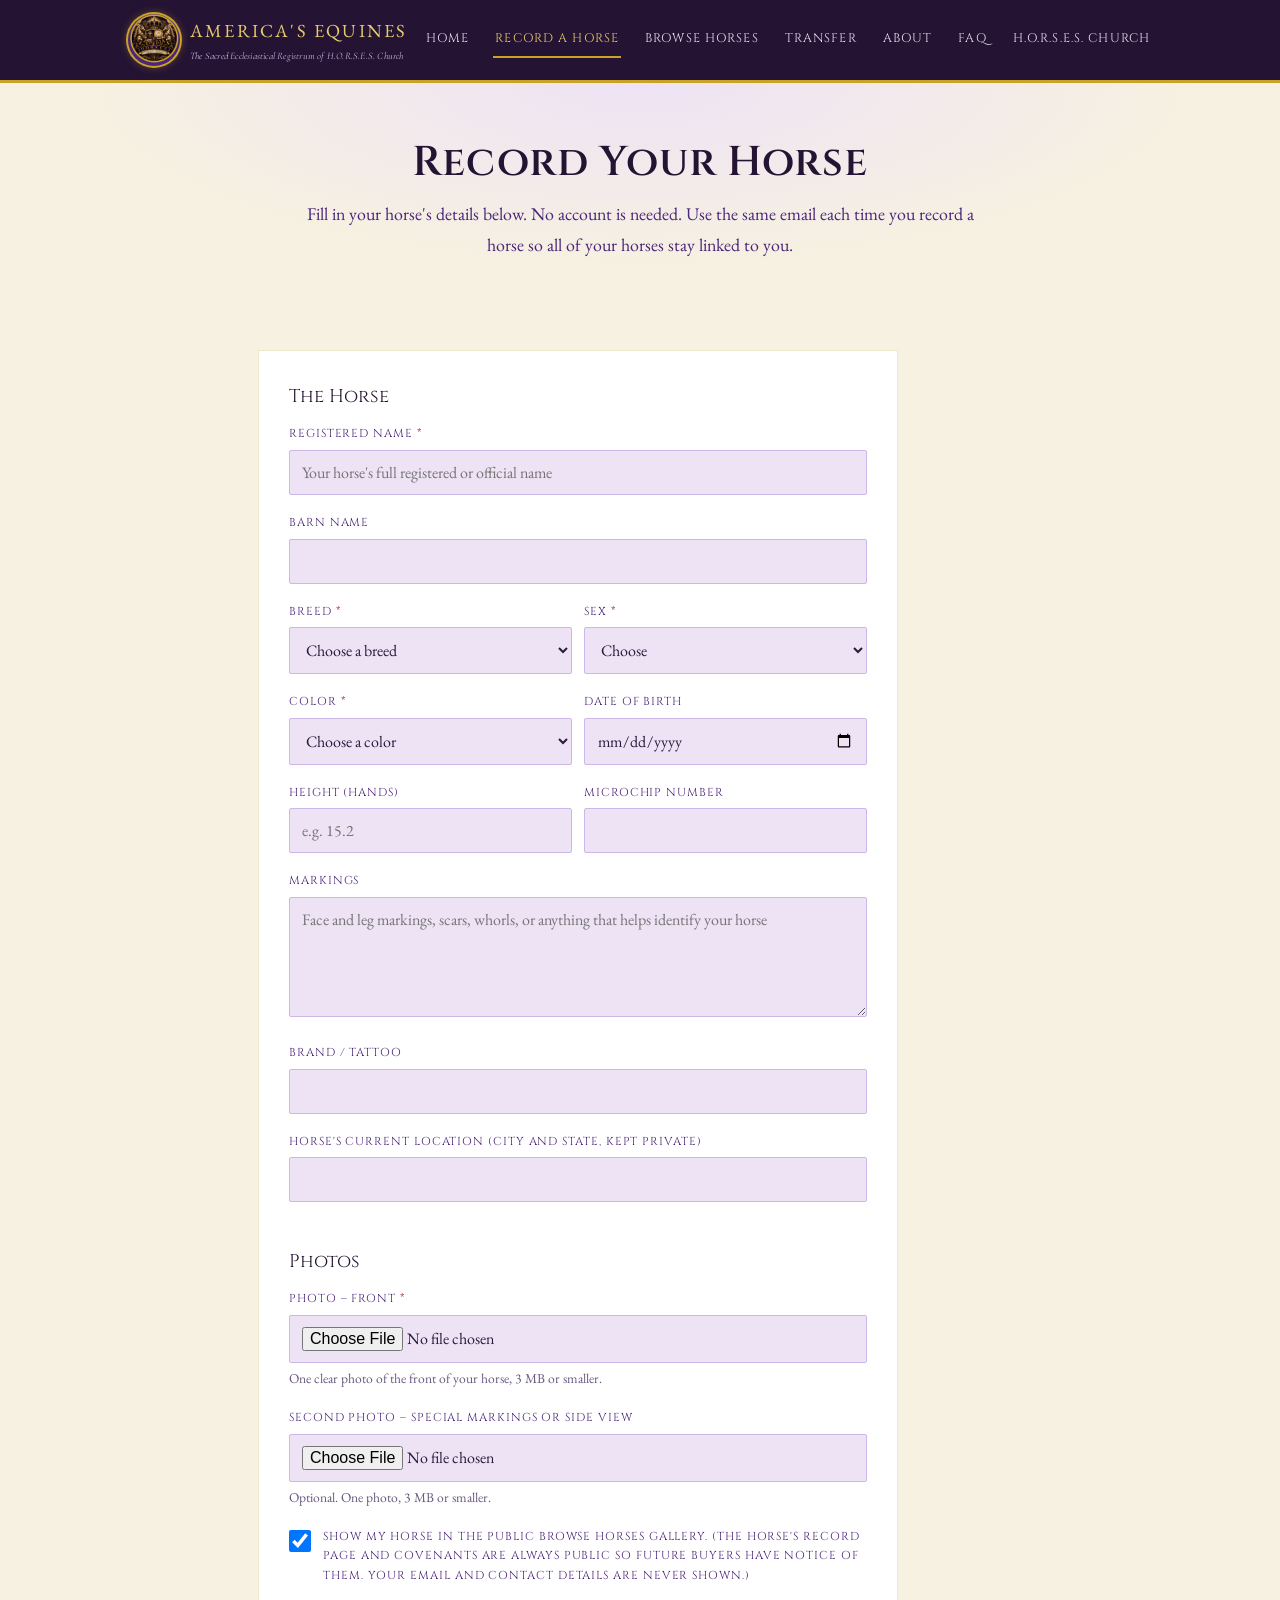
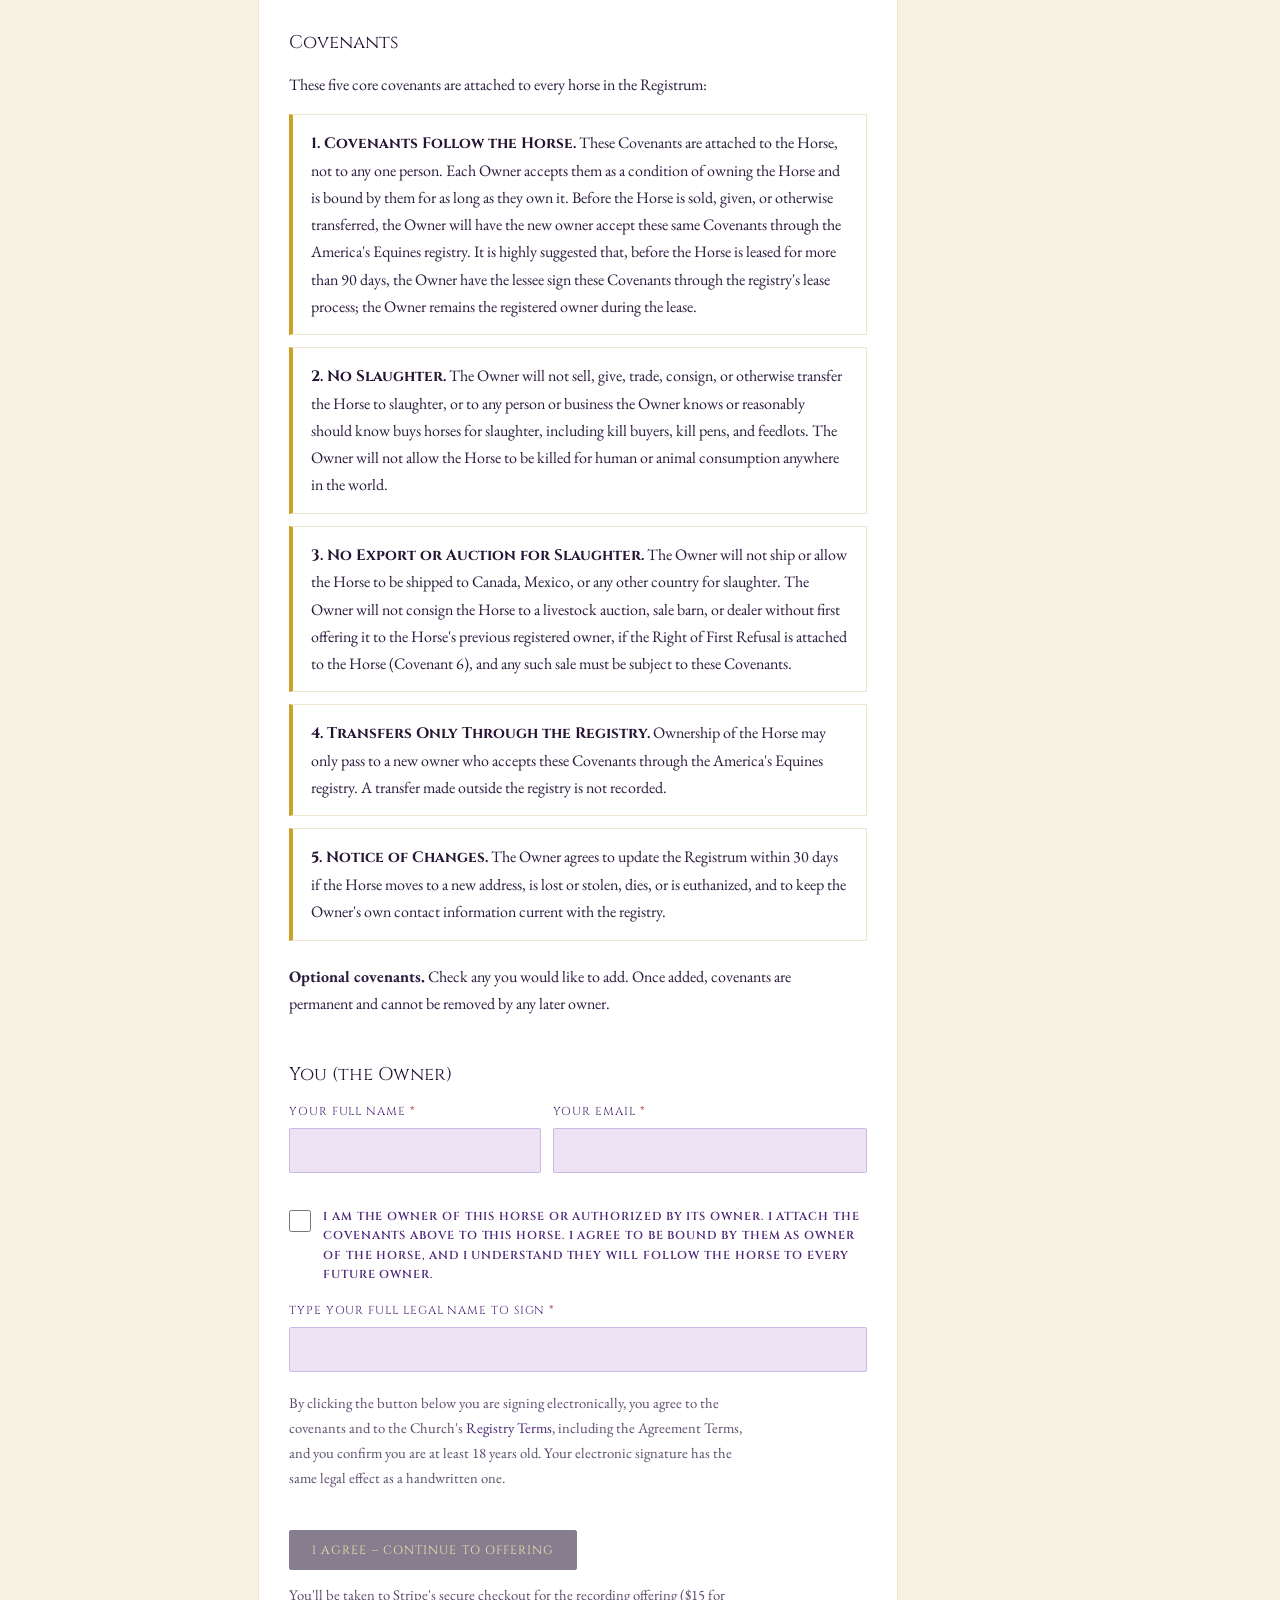
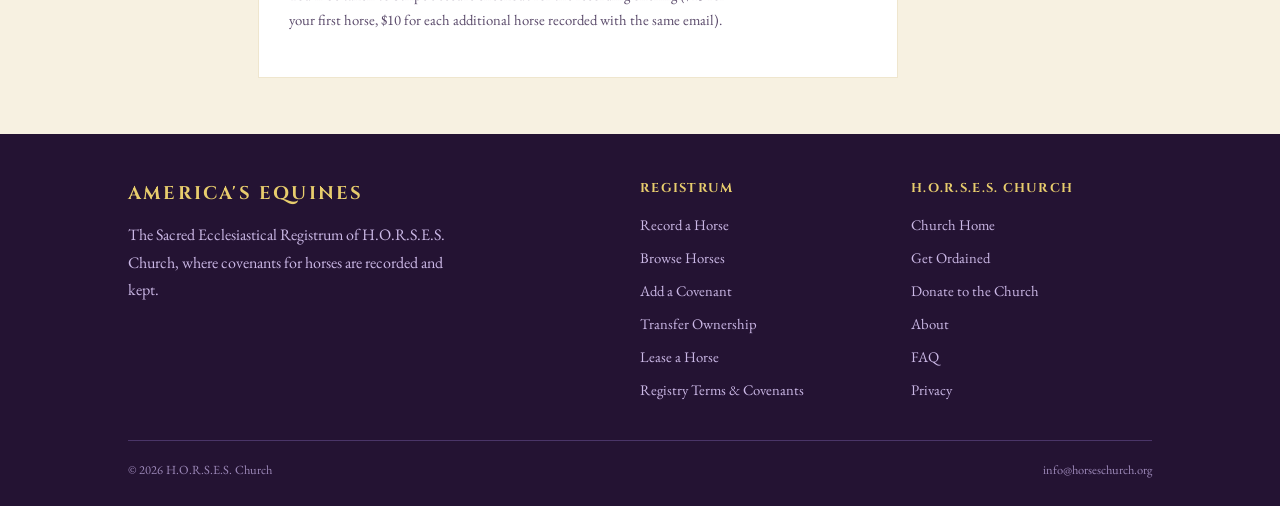
<file: record.html>
<!DOCTYPE html>
<html lang="en">
<head>
<meta charset="UTF-8">
<meta name="viewport" content="width=device-width, initial-scale=1.0">
<title>Record a Horse | America&#x27;s Equines</title>
<meta name="description" content="Record your horse in the America&#x27;s Equines Registrum. No account needed.">
<link rel="icon" href="favicon.ico" sizes="any">
<link rel="icon" type="image/png" sizes="32x32" href="favicon-32.png">
<link rel="apple-touch-icon" href="apple-touch-icon.png">
<meta property="og:type" content="website">
<meta property="og:site_name" content="America's Equines">
<meta property="og:title" content="Record a Horse | America&#x27;s Equines">
<meta property="og:description" content="Record your horse in the America&#x27;s Equines Registrum. No account needed.">
<meta property="og:url" content="https://registrum.americasequines.org/record.html">
<meta property="og:image" content="https://registrum.americasequines.org/registrum-square.png">
<link rel="preconnect" href="https://fonts.googleapis.com"><link href="https://fonts.googleapis.com/css2?family=Cinzel:wght@400;600;700&family=Cormorant+Garamond:ital,wght@0,500;1,500&family=EB+Garamond:ital,wght@0,400;0,600;1,400&display=swap" rel="stylesheet">
<style>
:root{
  --purple-deep:#241333;
  --purple-royal:#4B2578;
  --purple-mid:#6B3FA0;
  --gold:#C9A227;
  --gold-light:#E8CD6D;
  --parchment:#F7F1E1;
  --parchment-dim:#EFE6CE;
  --ink:#2A1B3D;
  --lavender:#EDE3F5;
}
*{box-sizing:border-box;margin:0;padding:0;}
html{scroll-behavior:smooth;}
body{font-family:'EB Garamond',Georgia,serif;background:var(--parchment);color:var(--ink);line-height:1.7;}
h1,h2,h3,.wordmark,.btn,nav a,.eyebrow-caps{font-family:'Cinzel',Georgia,serif;}
h1,h2,h3{color:var(--purple-deep);letter-spacing:.02em;font-weight:600;}
h1{font-size:2.6rem;line-height:1.15;}
h2{font-size:1.9rem;margin-bottom:.6em;}
h3{font-size:1.25rem;}
p{margin-bottom:1em;max-width:66ch;}
a{color:var(--purple-royal);text-decoration:none;}
.eyebrow{font-family:'Cormorant Garamond',Georgia,serif;font-style:italic;letter-spacing:.18em;text-transform:uppercase;color:var(--purple-mid);font-size:.85rem;display:block;margin-bottom:.5em;}
.wrap{max-width:1080px;margin:0 auto;padding:0 28px;}
.halo-horseshoe{width:1em;height:1em;display:inline-block;vertical-align:middle;}

/* ---- top bar ---- */
.topbar{background:var(--purple-deep);border-bottom:3px solid var(--gold);}
.topbar .wrap{display:flex;align-items:center;justify-content:space-between;flex-wrap:wrap;gap:14px;padding-top:14px;padding-bottom:14px;}
.brand{display:flex;align-items:center;gap:10px;color:var(--gold-light);}
.brand .halo-horseshoe{width:30px;height:30px;color:var(--gold);}
.brand-crest{width:52px;height:52px;border-radius:50%;object-fit:cover;box-shadow:0 0 0 2px var(--gold),0 0 10px rgba(201,162,39,.5);}
.brand-text{color:var(--gold-light);font-size:1.15rem;letter-spacing:.12em;}
.brand-text small{display:block;font-family:'Cormorant Garamond',serif;font-style:italic;letter-spacing:.02em;color:#cbb8e6;font-size:.62rem;text-transform:none;margin-top:2px;}
nav{display:flex;gap:22px;flex-wrap:wrap;}
nav a{color:#E9DFF5;font-size:.78rem;letter-spacing:.09em;text-transform:uppercase;padding:6px 2px;border-bottom:2px solid transparent;}
nav a:hover,nav a.active{color:var(--gold-light);border-bottom-color:var(--gold);}

/* ---- banner ---- */
.banner{background:linear-gradient(90deg,var(--gold-light),var(--gold));color:var(--purple-deep);}
.banner .wrap{padding:12px 28px;display:flex;align-items:center;justify-content:center;gap:18px;flex-wrap:wrap;text-align:center;}
.banner p{margin:0;font-family:'Cinzel',serif;font-size:.8rem;letter-spacing:.04em;}
.banner .btns{display:flex;gap:10px;flex-wrap:wrap;}

/* ---- buttons ---- */
.btn{display:inline-block;font-size:.75rem;letter-spacing:.09em;text-transform:uppercase;padding:11px 22px;border-radius:2px;border:1.5px solid var(--purple-deep);cursor:pointer;}
.btn-solid{background:var(--purple-deep);color:var(--gold-light);border-color:var(--purple-deep);}
.btn-solid:hover{background:var(--purple-royal);}
.btn-outline{background:transparent;color:var(--purple-deep);border-color:var(--purple-deep);}
.btn-outline:hover{background:var(--purple-deep);color:var(--gold-light);}
.btn-gold{background:var(--purple-deep);color:var(--gold-light);border-color:var(--purple-deep);}
.banner .btn-outline{border-color:var(--purple-deep);color:var(--purple-deep);}
.banner .btn-outline:hover{background:var(--purple-deep);color:var(--gold-light);}
.btn:disabled{opacity:.55;cursor:not-allowed;}

/* ---- hero ---- */
.hero{padding:72px 0 56px;background:radial-gradient(ellipse at top,var(--lavender) 0%,var(--parchment) 62%);text-align:center;}
.hero .halo-horseshoe{width:56px;height:56px;color:var(--gold);margin-bottom:18px;}
.hero h1{max-width:820px;margin:0 auto .4em;}
.hero .lede{max-width:640px;margin:0 auto 1.6em;font-size:1.15rem;color:var(--purple-royal);}
.hero .btns{display:flex;gap:14px;justify-content:center;flex-wrap:wrap;}

/* ---- page header (non-home) ---- */
.pagehead{padding:52px 0 34px;text-align:center;background:linear-gradient(180deg,var(--lavender),var(--parchment));}
.pagehead .halo-horseshoe{width:42px;height:42px;color:var(--gold);margin-bottom:12px;}.pagehead-banner{max-width:640px;width:100%;height:auto;margin:0 auto 16px;display:block;}
.pagehead p.lede{max-width:620px;margin:.6em auto 0;color:var(--purple-royal);}

/* ---- sections & dividers ---- */
section{padding:56px 0;}
.divider{display:flex;align-items:center;gap:16px;justify-content:center;margin:0 0 40px;color:var(--gold);}
.divider .line{height:1px;width:90px;background:linear-gradient(90deg,transparent,var(--gold),transparent);}
.divider .halo-horseshoe{width:26px;height:26px;}
.panel{background:#fff;border:1px solid var(--parchment-dim);border-left:4px solid var(--gold);border-radius:2px;padding:28px 30px;}
.panel-lav{background:var(--lavender);}

/* ---- grid cards ---- */
.grid3{display:grid;grid-template-columns:repeat(3,1fr);gap:22px;}
.grid2{display:grid;grid-template-columns:repeat(2,1fr);gap:22px;}
@media (max-width:820px){.grid3,.grid2{grid-template-columns:1fr;}}
.card{background:#fff;border:1px solid var(--parchment-dim);padding:26px 24px;border-radius:2px;position:relative;}
.card .halo-horseshoe{width:28px;height:28px;color:var(--gold);margin-bottom:12px;}
.card h3{margin-bottom:.4em;}

/* package cards */
.pkg{background:#fff;border:2px solid var(--parchment-dim);padding:28px 24px;text-align:center;display:flex;flex-direction:column;}
.pkg.featured{border-color:var(--gold);box-shadow:0 6px 22px rgba(75,37,120,.12);}
.pkg .price{font-family:'Cinzel',serif;font-size:2rem;color:var(--purple-deep);margin:.3em 0;}
.pkg .price small{font-size:.9rem;font-family:'EB Garamond',serif;color:var(--purple-mid);}
.pkg ul{list-style:none;margin:14px 0 22px;text-align:left;flex:1;}
.pkg li{padding:6px 0;border-bottom:1px dashed var(--parchment-dim);font-size:.95rem;}
.pkg .tag{align-self:center;background:var(--gold);color:var(--purple-deep);font-family:'Cinzel',serif;font-size:.65rem;letter-spacing:.1em;text-transform:uppercase;padding:4px 10px;margin-bottom:10px;}

.pkg .tagline{font-size:.85rem;color:var(--purple-mid);margin-bottom:0;}

/* delivery toggle */
.delivery-toggle{display:flex;gap:8px;margin:14px 0;background:var(--lavender);border:1px solid #d8c7ef;border-radius:3px;padding:4px;max-width:360px;margin-left:auto;margin-right:auto;}
.delivery-toggle label{flex:1;text-align:center;font-family:'Cinzel',serif;font-size:.62rem;letter-spacing:.06em;text-transform:uppercase;color:var(--purple-royal);padding:8px 4px;border-radius:2px;cursor:pointer;margin:0;}
.delivery-toggle input{position:absolute;opacity:0;width:0;height:0;}
.delivery-toggle input:checked + label{background:var(--purple-deep);color:var(--gold-light);}

/* step headings above each stage of the package builder */
.step-heading{text-align:center;font-family:'Cinzel',serif;font-size:1rem;color:var(--purple-deep);margin-bottom:16px;}

/* selectable package radio-cards */
.pkg-option{cursor:pointer;position:relative;transition:border-color .15s, box-shadow .15s;}
.pkg-option input[type=radio]{position:absolute;top:16px;right:16px;width:18px;height:18px;accent-color:var(--purple-deep);}
.pkg-option.selected{border-color:var(--gold);box-shadow:0 6px 22px rgba(75,37,120,.14);}
.price-lines{font-size:.92rem;color:var(--purple-royal);margin:10px 0 14px;text-align:left;}
.price-lines div{padding:3px 0;}
.price-lines strong{color:var(--purple-deep);}

/* delivery + addons panels shown once a paid package is chosen */
.builder-panel{max-width:640px;margin:0 auto 22px;}
.builder-panel h3{text-align:center;font-size:1rem;}
.addon-list{display:flex;flex-direction:column;gap:10px;}
.addon-item{display:flex;align-items:center;gap:12px;background:var(--lavender);border:1px solid #d8c7ef;border-radius:2px;padding:12px 16px;cursor:pointer;font-size:.92rem;}
.addon-item input{width:17px;height:17px;accent-color:var(--purple-deep);}
.addon-item .addon-name{flex:1;}
.addon-item .addon-price{font-family:'Cinzel',serif;font-size:.85rem;color:var(--purple-deep);white-space:nowrap;}
.addon-note{text-align:center;font-size:.85rem;color:var(--purple-mid);}

/* running order summary */
.order-summary{max-width:640px;margin:0 auto;}
.order-summary .review-list{list-style:none;margin:12px 0;}
.order-summary .review-list li{display:flex;justify-content:space-between;padding:8px 0;border-bottom:1px dashed var(--parchment-dim);font-size:.95rem;}
.summary-total{display:flex;justify-content:space-between;font-family:'Cinzel',serif;font-size:1.1rem;color:var(--purple-deep);padding-top:10px;margin-bottom:10px;}

/* ---- forms ---- */
form{background:#fff;border:1px solid var(--parchment-dim);padding:30px;max-width:640px;}
.field{margin-bottom:18px;}
.field-row{display:flex;gap:12px;}
.field-row>div{flex:1;min-width:0;}
.field-row>div:nth-child(2){flex:0 0 110px;}
.field-row>div:nth-child(3){flex:0 0 130px;}
@media (max-width:560px){.field-row{flex-direction:column;gap:0;}.field-row>div{margin-bottom:18px;}}
label{display:block;font-family:'Cinzel',serif;font-size:.72rem;letter-spacing:.08em;text-transform:uppercase;color:var(--purple-royal);margin-bottom:6px;}
input,select,textarea{width:100%;padding:11px 12px;border:1px solid #cbb8e6;background:var(--lavender);font-family:'EB Garamond',serif;font-size:1rem;color:var(--ink);border-radius:2px;}
textarea{min-height:120px;resize:vertical;}
input:focus,select:focus,textarea:focus{outline:2px solid var(--gold);outline-offset:1px;}
.help{font-size:.85rem;color:#6a5a80;margin-top:4px;}
.formnote{font-size:.85rem;color:var(--purple-mid);margin-top:14px;}

/* ---- locked packages teaser ---- */
.pkg-locked{background:#fff;border:1px dashed #cbb8e6;border-radius:2px;padding:44px 30px;text-align:center;max-width:640px;margin:0 auto;}
.pkg-locked .halo-horseshoe{width:34px;height:34px;color:var(--gold);margin-bottom:14px;}
.pkg-locked p{margin:0 auto;color:var(--purple-mid);}

/* ---- confirm modal ---- */
.modal-backdrop{display:none;position:fixed;inset:0;background:rgba(36,19,51,.6);z-index:50;align-items:center;justify-content:center;padding:20px;}
.modal-backdrop.open{display:flex;}
.modal{background:var(--parchment);border:2px solid var(--gold);border-radius:2px;max-width:560px;width:100%;max-height:88vh;overflow-y:auto;padding:32px;}
.modal h2{font-size:1.5rem;text-align:center;}
.modal .review-list{list-style:none;margin:18px 0 6px;}
.modal .review-list li{display:flex;justify-content:space-between;gap:16px;padding:9px 0;border-bottom:1px dashed var(--parchment-dim);font-size:.95rem;}
.modal .review-list li span:first-child{font-family:'Cinzel',serif;font-size:.68rem;letter-spacing:.06em;text-transform:uppercase;color:var(--purple-royal);}
.modal .review-list li span:last-child{text-align:right;color:var(--ink);}
.modal .modal-btns{display:flex;gap:12px;justify-content:center;margin-top:24px;flex-wrap:wrap;}
.modal .disclosure{margin-top:18px;}

/* ---- faq ---- */
.faq-item{border-bottom:1px solid var(--parchment-dim);padding:18px 0;}
.faq-item summary{font-family:'Cinzel',serif;font-size:1rem;cursor:pointer;color:var(--purple-deep);}
.faq-item p{margin-top:10px;color:#4a3960;}

/* ---- disclosure ---- */
.disclosure{background:var(--lavender);border:1px solid #d8c7ef;padding:20px 24px;font-size:.88rem;color:#4a3960;margin-top:20px;}
.disclosure strong{color:var(--purple-deep);}

/* ---- footer ---- */
footer{background:var(--purple-deep);color:#cbb8e6;padding:44px 0 26px;}
footer .cols{display:grid;grid-template-columns:2fr 1fr 1fr;gap:30px;margin-bottom:30px;}
@media (max-width:720px){footer .cols{grid-template-columns:1fr;}}
footer h4{font-family:'Cinzel',serif;color:var(--gold-light);font-size:.8rem;letter-spacing:.1em;text-transform:uppercase;margin-bottom:12px;}
footer a{color:#cbb8e6;font-size:.92rem;display:block;margin-bottom:8px;}
footer a:hover{color:var(--gold-light);}
footer .brand-text{color:var(--gold-light);}
footer .foot-bottom{border-top:1px solid #4a3568;padding-top:18px;display:flex;justify-content:space-between;flex-wrap:wrap;gap:12px;font-size:.78rem;color:#9c88b8;}
footer .faq-btn{display:inline-block;background:var(--gold);color:var(--purple-deep);font-family:'Cinzel',serif;font-size:.72rem;letter-spacing:.08em;text-transform:uppercase;padding:9px 18px;margin-top:4px;}
nav a.nav-record{color:var(--purple-deep);background:linear-gradient(90deg,var(--gold-light),var(--gold));padding:6px 12px;border-radius:2px;border-bottom:none;font-weight:600;}
nav a.nav-record:hover{background:var(--gold-light);color:var(--purple-deep);}

</style>
<link rel="stylesheet" href="site.css">

</head>
<body data-page="record">
<header class="topbar">
  <div class="wrap">
    <a href="index.html" class="brand"><img class="brand-crest" src="registrum-square.png" alt="Registrum crest"><span class="brand-text">AMERICA'S EQUINES<small>The Sacred Ecclesiastical Registrum of H.O.R.S.E.S. Church</small></span></a>
    <nav><a href="index.html">Home</a><a href="record.html" class="active">Record a Horse</a><a href="browse.html">Browse Horses</a><a href="transfer.html">Transfer</a><a href="about.html">About</a><a href="faq.html">FAQ</a><a href="https://horseschurch.org/">H.O.R.S.E.S. Church</a></nav>
  </div>
</header>
<section class="pagehead"><div class="wrap"><h1>Record Your Horse</h1><p class="lede">Fill in your horse's details below. No account is needed. Use the same email each time you record a horse so all of your horses stay linked to you.</p></div></section>
<section><div class="wrap narrow">
<div id="m" class="hidden"></div>
<form id="f" novalidate>
<fieldset><legend>The Horse</legend>
<div class="field"><label for="name">Registered name <span class="req">*</span></label><input id="name" name="name" required maxlength="120" placeholder="Your horse's full registered or official name"></div>
<div class="field"><label for="barn_name">Barn name</label><input id="barn_name" name="barn_name" maxlength="120"></div>
<div class="field-row"><div class="field"><label for="breed">Breed <span class="req">*</span></label><select id="breed" name="breed" required><option value="">Choose a breed</option><option>American Quarter Horse</option><option>Andalusian</option><option>Appaloosa</option><option>Arabian</option><option>Belgian</option><option>Burro (Wild/BLM)</option><option>Clydesdale</option><option>Connemara Pony</option><option>Draft Cross</option><option>Fjord</option><option>Friesian</option><option>Grade / Mixed / Unknown</option><option>Gypsy Vanner</option><option>Haflinger</option><option>Hinny</option><option>Icelandic Horse</option><option>Mammoth Donkey</option><option>Miniature Donkey</option><option>Miniature Horse</option><option>Missouri Fox Trotter</option><option>Morgan</option><option>Mule</option><option>Mustang (Wild/BLM)</option><option>Other Pony</option><option>Paint Horse</option><option>Paso Fino</option><option>Percheron</option><option>Peruvian Paso</option><option>Pony of the Americas</option><option>Rocky Mountain Horse</option><option>Shetland Pony</option><option>Shire</option><option>Standard Donkey</option><option>Standardbred</option><option>Tennessee Walking Horse</option><option>Thoroughbred</option><option>Warmblood</option><option>Welsh Pony</option><option>Other</option></select></div>
<div class="field"><label for="sex">Sex <span class="req">*</span></label><select id="sex" name="sex" required><option value="">Choose</option><option>Mare</option><option>Gelding</option><option>Stallion</option><option>Filly</option><option>Colt</option><option>Jenny (female donkey)</option><option>Jack (male donkey)</option><option>Molly (female mule)</option><option>John (male mule)</option><option>Unknown</option></select></div></div>
<div class="field" id="breed_other_wrap"><label for="breed_other">If Other, please type the breed</label><input id="breed_other" name="breed_other" maxlength="80"></div>
<div class="field-row"><div class="field"><label for="color">Color <span class="req">*</span></label><select id="color" name="color" required><option value="">Choose a color</option><option>Bay</option><option>Black</option><option>Brown</option><option>Chestnut</option><option>Sorrel</option><option>Gray</option><option>White</option><option>Palomino</option><option>Buckskin</option><option>Dun</option><option>Red Dun</option><option>Grullo</option><option>Cremello</option><option>Perlino</option><option>Champagne</option><option>Silver Dapple</option><option>Blue Roan</option><option>Red Roan</option><option>Bay Roan</option><option>Pinto / Paint</option><option>Tobiano</option><option>Overo</option><option>Appaloosa / Leopard</option><option>Gray-Dun (Donkey)</option><option>Brown (Donkey)</option><option>Spotted (Donkey)</option><option>Other</option></select></div>
<div class="field"><label for="dob">Date of birth</label><input id="dob" name="dob" type="date"></div></div>
<div class="field" id="color_other_wrap"><label for="color_other">If Other, please type the color</label><input id="color_other" name="color_other" maxlength="80"></div>
<div class="field-row"><div class="field"><label for="height">Height (hands)</label><input id="height" name="height" maxlength="20" placeholder="e.g. 15.2"></div>
<div class="field"><label for="microchip">Microchip number</label><input id="microchip" name="microchip" maxlength="40" inputmode="numeric"></div></div>
<div class="field"><label for="markings">Markings</label><textarea id="markings" name="markings" maxlength="2000" placeholder="Face and leg markings, scars, whorls, or anything that helps identify your horse"></textarea></div>
<div class="field"><label for="brand">Brand / tattoo</label><input id="brand" name="brand" maxlength="500"></div>
<div class="field"><label for="location">Horse's current location (city and state, kept private)</label><input id="location" name="location" maxlength="1000"></div>
</fieldset>
<fieldset><legend>Photos</legend>
<div class="field"><label for="photo1">Photo – Front <span class="req">*</span></label><input id="photo1" name="photo1" type="file" accept="image/*" required><p class="help">One clear photo of the front of your horse, 3 MB or smaller.</p></div>
<div class="field"><label for="photo2">Second Photo – Special Markings or Side View</label><input id="photo2" name="photo2" type="file" accept="image/*"><p class="help">Optional. One photo, 3 MB or smaller.</p></div>
<label class="agree" style="font-weight:400"><input type="checkbox" name="allow_public" value="yes" checked> Show my horse in the public Browse Horses gallery. (The horse's record page and covenants are always public so future buyers have notice of them. Your email and contact details are never shown.)</label>
</fieldset>
<fieldset><legend>Covenants</legend>
<p>These five core covenants are attached to every horse in the Registrum:</p><div id="core"><div class="cov-item"><strong>1. Covenants Follow the Horse.</strong> These Covenants are attached to the Horse, not to any one person. Each Owner accepts them as a condition of owning the Horse and is bound by them for as long as they own it. Before the Horse is sold, given, or otherwise transferred, the Owner will have the new owner accept these same Covenants through the America&#x27;s Equines registry. It is highly suggested that, before the Horse is leased for more than 90 days, the Owner have the lessee sign these Covenants through the registry&#x27;s lease process; the Owner remains the registered owner during the lease.</div><div class="cov-item"><strong>2. No Slaughter.</strong> The Owner will not sell, give, trade, consign, or otherwise transfer the Horse to slaughter, or to any person or business the Owner knows or reasonably should know buys horses for slaughter, including kill buyers, kill pens, and feedlots. The Owner will not allow the Horse to be killed for human or animal consumption anywhere in the world.</div><div class="cov-item"><strong>3. No Export or Auction for Slaughter.</strong> The Owner will not ship or allow the Horse to be shipped to Canada, Mexico, or any other country for slaughter. The Owner will not consign the Horse to a livestock auction, sale barn, or dealer without first offering it to the Horse's previous registered owner, if the Right of First Refusal is attached to the Horse (Covenant 6), and any such sale must be subject to these Covenants.</div><div class="cov-item"><strong>4. Transfers Only Through the Registry.</strong> Ownership of the Horse may only pass to a new owner who accepts these Covenants through the America&#x27;s Equines registry. A transfer made outside the registry is not recorded.</div><div class="cov-item"><strong>5. Notice of Changes.</strong> The Owner agrees to update the Registrum within 30 days if the Horse moves to a new address, is lost or stolen, dies, or is euthanized, and to keep the Owner&#x27;s own contact information current with the registry.</div></div>
<p style="margin-top:22px"><strong>Optional covenants.</strong> Check any you would like to add. Once added, covenants are permanent and cannot be removed by any later owner.</p><div id="optional"></div>
</fieldset>
<fieldset><legend>You (the Owner)</legend>
<div class="field-row name-email"><div class="field"><label for="owner_name">Your full name <span class="req">*</span></label><input id="owner_name" name="owner_name" required maxlength="120" autocomplete="name"></div>
<div class="field"><label for="owner_email">Your email <span class="req">*</span></label><input id="owner_email" name="owner_email" type="email" required maxlength="254" autocomplete="email"></div></div>

<label class="agree"><input type="checkbox" id="agree" name="agree" value="yes"> I am the owner of this horse or authorized by its owner. I attach the covenants above to this horse. I agree to be bound by them as Owner of the Horse, and I understand they will follow the Horse to every future owner.</label>
<div class="field"><label for="signature">Type your full legal name to sign <span class="req">*</span></label><input type="text" id="signature" name="signature" maxlength="120" autocomplete="name" required></div>
<p class="legal">By clicking the button below you are signing electronically, you agree to the covenants and to the Church's <a href="terms.html" target="_blank">Registry Terms</a>, including the Agreement Terms, and you confirm you are at least 18 years old. Your electronic signature has the same legal effect as a handwritten one.</p>
</fieldset>
<button class="btn btn-solid" id="go" type="submit" disabled>I Agree – Continue to Offering</button>
<p class="legal" style="margin-top:12px">You'll be taken to Stripe's secure checkout for the recording offering ($15 for your first horse, $10 for each additional horse recorded with the same email).</p>
</form></div></section>
<footer>
  <div class="wrap">
    <div class="cols">
      <div>
        <h4 class="brand-text">America's Equines</h4>
        <p style="max-width:42ch;color:#cbb8e6;">The Sacred Ecclesiastical Registrum of H.O.R.S.E.S. Church, where covenants for horses are recorded and kept.</p>
      </div>
      <div>
        <h4>Registrum</h4>
        <a href="record.html">Record a Horse</a>
        <a href="browse.html">Browse Horses</a>
        <a href="add-covenant.html">Add a Covenant</a>
        <a href="transfer.html">Transfer Ownership</a>
        <a href="lease.html">Lease a Horse</a>
        <a href="terms.html">Registry Terms &amp; Covenants</a>
      </div>
      <div>
        <h4>H.O.R.S.E.S. Church</h4>
        <a href="https://horseschurch.org/">Church Home</a>
        <a href="https://horseschurch.org/ordination.html">Get Ordained</a>
        <a href="https://horseschurch.org/donate.html">Donate to the Church</a>
        <a href="about.html">About</a>
        <a href="faq.html">FAQ</a>
        <a href="privacy.html">Privacy</a>
      </div>
    </div>
    <div class="foot-bottom">
      <span>&copy; 2026 H.O.R.S.E.S. Church</span>
      <span>info@horseschurch.org</span>
    </div>
  </div>
</footer>
<script src="app.js"></script>
</body>
</html>
</file>
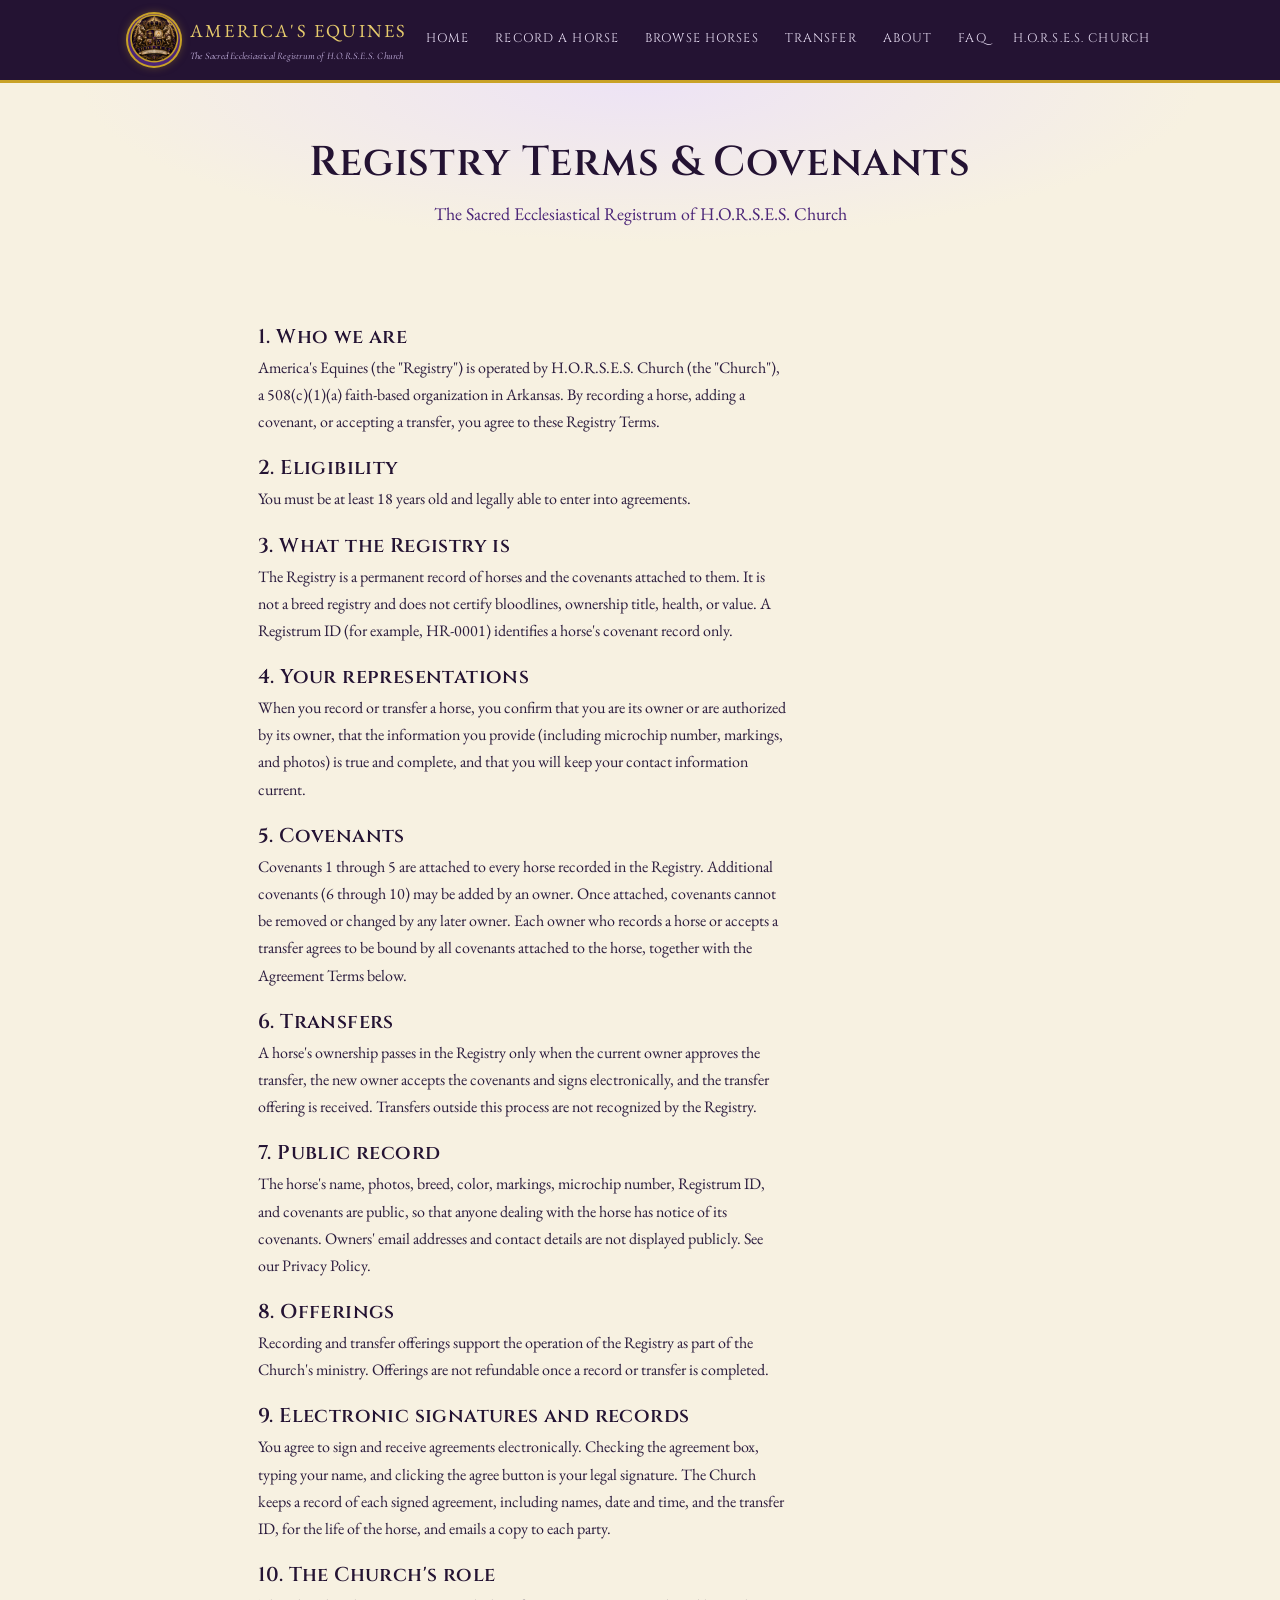
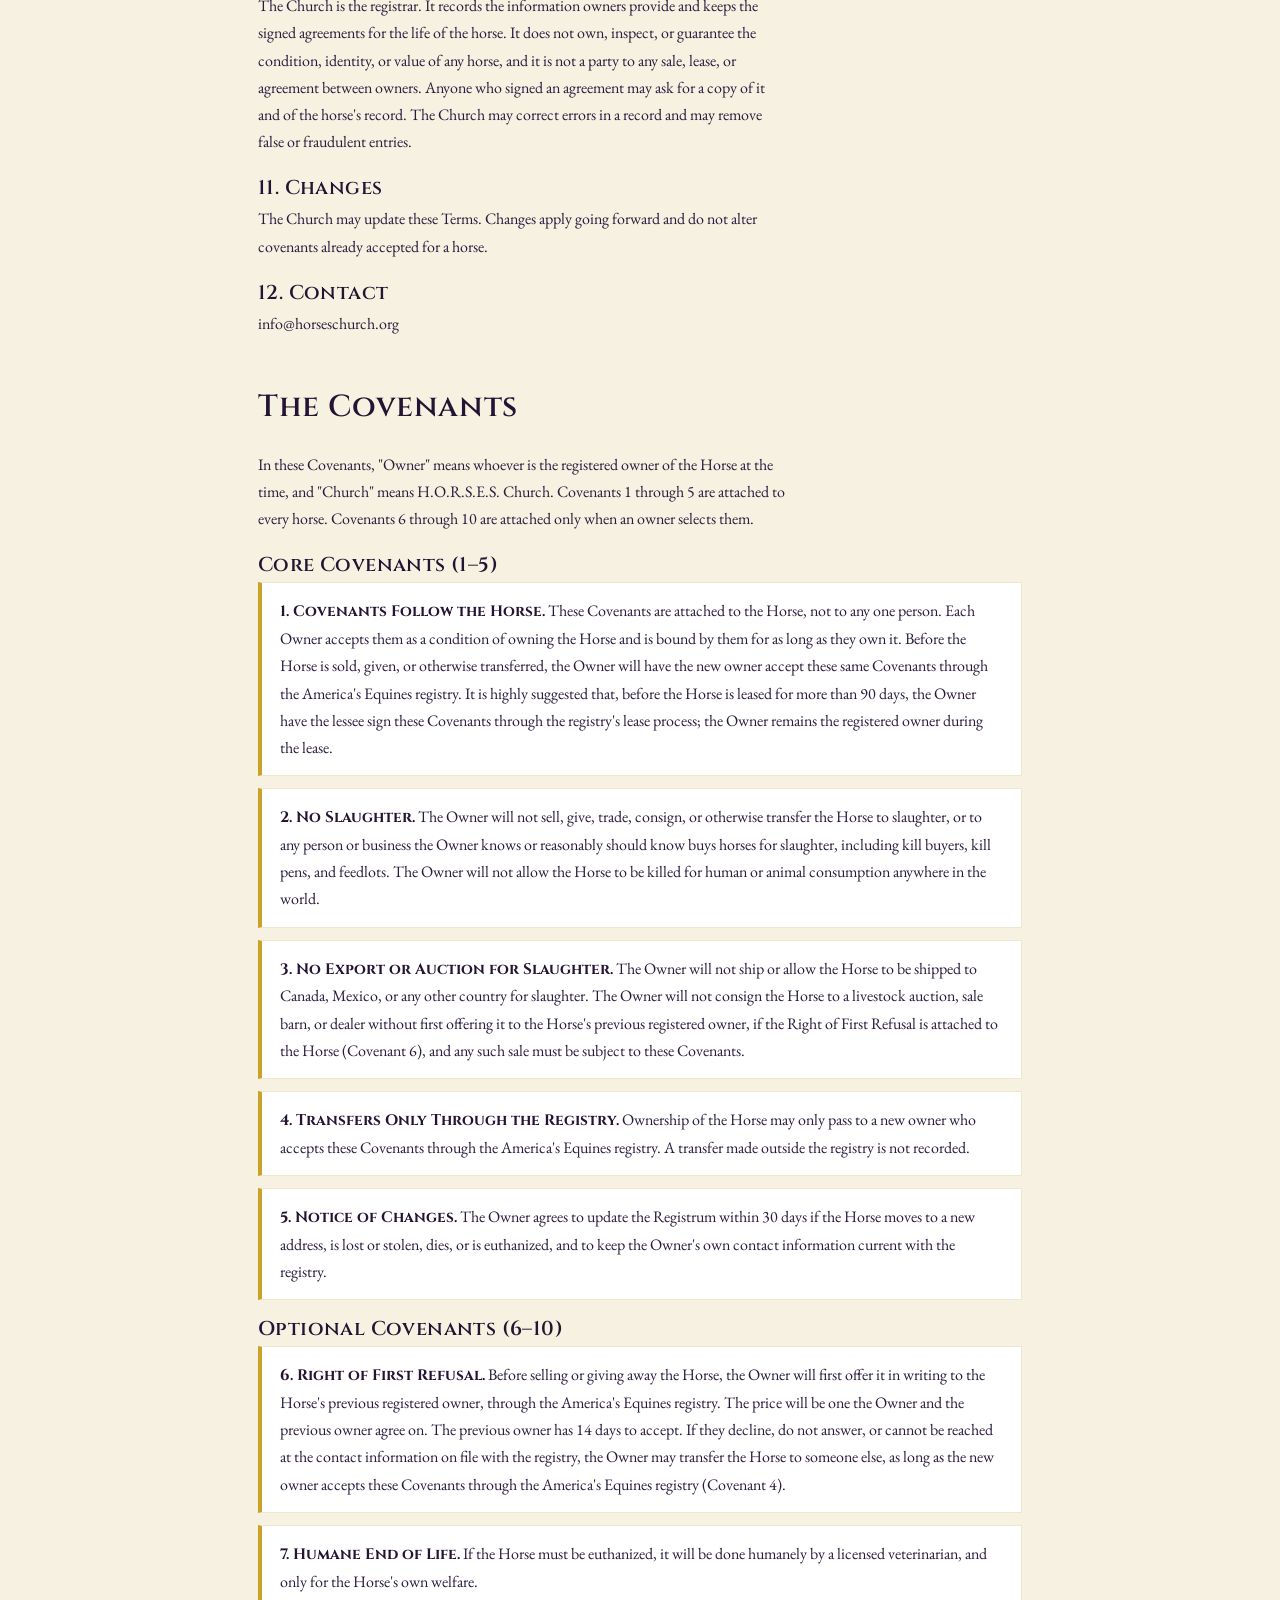
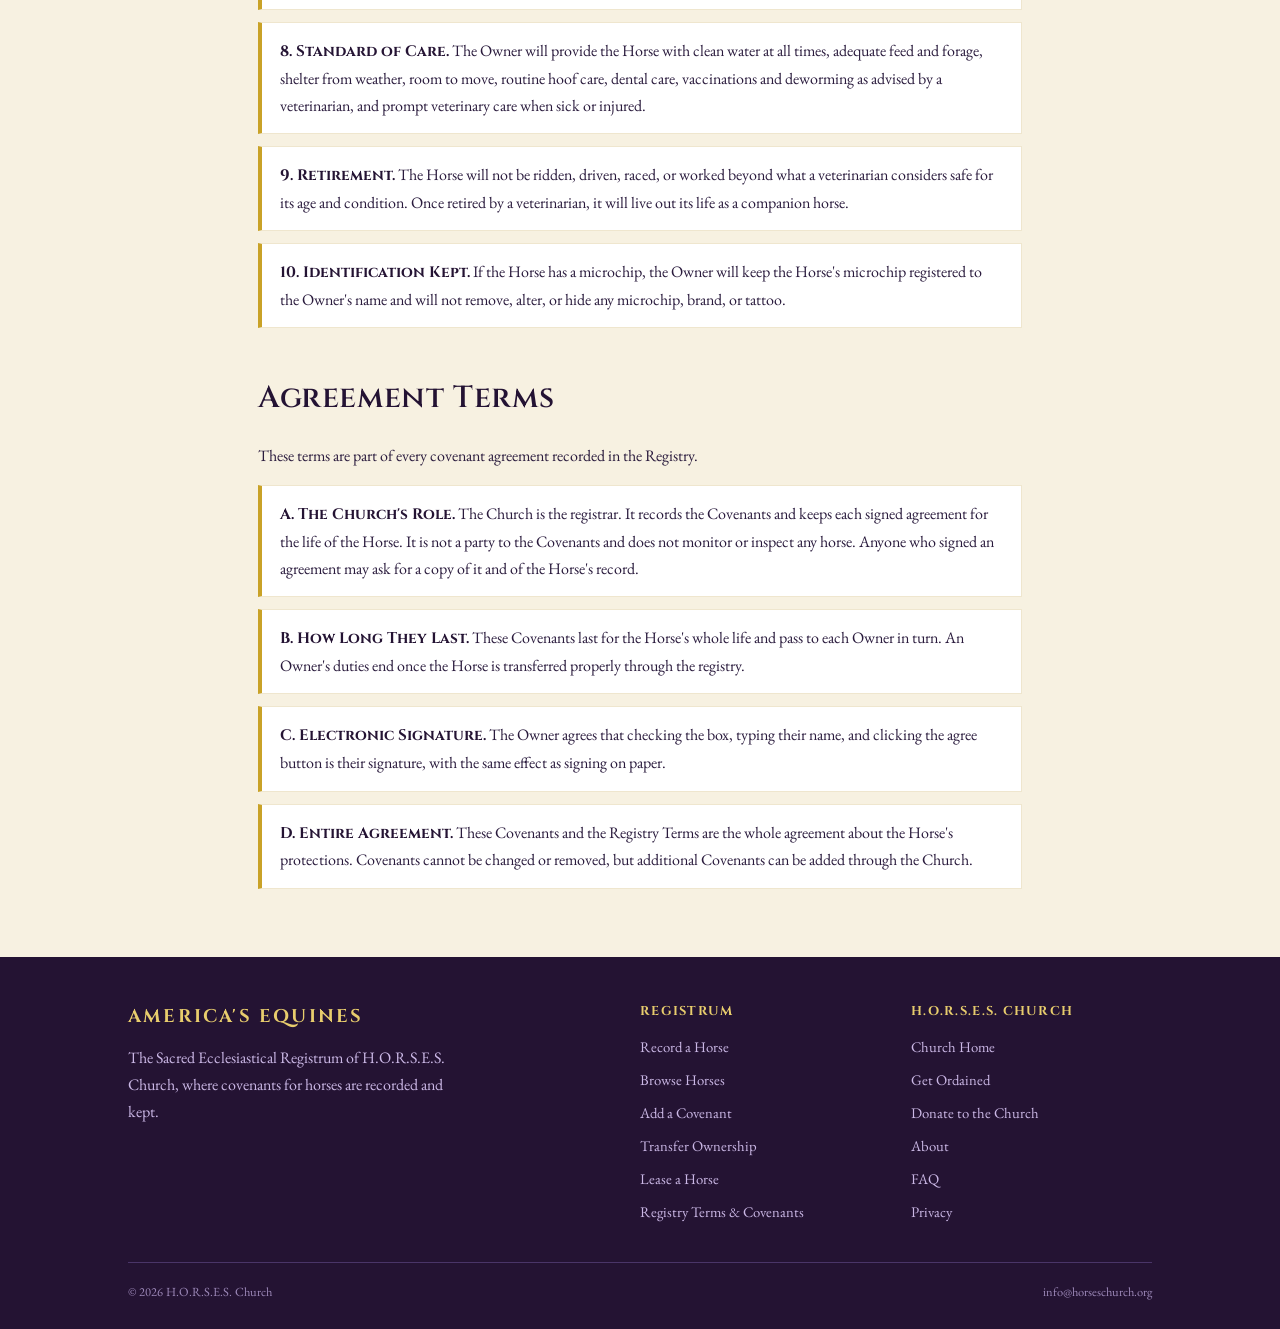
<file: terms.html>
<!DOCTYPE html>
<html lang="en">
<head>
<meta charset="UTF-8">
<meta name="viewport" content="width=device-width, initial-scale=1.0">
<title>Registry Terms &amp; Covenants | America&#x27;s Equines</title>
<meta name="description" content="The Registry Terms, the covenant library, and the Agreement Terms of the America&#x27;s Equines Registrum.">
<link rel="icon" href="favicon.ico" sizes="any">
<link rel="icon" type="image/png" sizes="32x32" href="favicon-32.png">
<link rel="apple-touch-icon" href="apple-touch-icon.png">
<meta property="og:type" content="website">
<meta property="og:site_name" content="America's Equines">
<meta property="og:title" content="Registry Terms &amp; Covenants | America&#x27;s Equines">
<meta property="og:description" content="The Registry Terms, the covenant library, and the Agreement Terms of the America&#x27;s Equines Registrum.">
<meta property="og:url" content="https://registrum.americasequines.org/terms.html">
<meta property="og:image" content="https://registrum.americasequines.org/registrum-square.png">
<link rel="preconnect" href="https://fonts.googleapis.com"><link href="https://fonts.googleapis.com/css2?family=Cinzel:wght@400;600;700&family=Cormorant+Garamond:ital,wght@0,500;1,500&family=EB+Garamond:ital,wght@0,400;0,600;1,400&display=swap" rel="stylesheet">
<style>
:root{
  --purple-deep:#241333;
  --purple-royal:#4B2578;
  --purple-mid:#6B3FA0;
  --gold:#C9A227;
  --gold-light:#E8CD6D;
  --parchment:#F7F1E1;
  --parchment-dim:#EFE6CE;
  --ink:#2A1B3D;
  --lavender:#EDE3F5;
}
*{box-sizing:border-box;margin:0;padding:0;}
html{scroll-behavior:smooth;}
body{font-family:'EB Garamond',Georgia,serif;background:var(--parchment);color:var(--ink);line-height:1.7;}
h1,h2,h3,.wordmark,.btn,nav a,.eyebrow-caps{font-family:'Cinzel',Georgia,serif;}
h1,h2,h3{color:var(--purple-deep);letter-spacing:.02em;font-weight:600;}
h1{font-size:2.6rem;line-height:1.15;}
h2{font-size:1.9rem;margin-bottom:.6em;}
h3{font-size:1.25rem;}
p{margin-bottom:1em;max-width:66ch;}
a{color:var(--purple-royal);text-decoration:none;}
.eyebrow{font-family:'Cormorant Garamond',Georgia,serif;font-style:italic;letter-spacing:.18em;text-transform:uppercase;color:var(--purple-mid);font-size:.85rem;display:block;margin-bottom:.5em;}
.wrap{max-width:1080px;margin:0 auto;padding:0 28px;}
.halo-horseshoe{width:1em;height:1em;display:inline-block;vertical-align:middle;}

/* ---- top bar ---- */
.topbar{background:var(--purple-deep);border-bottom:3px solid var(--gold);}
.topbar .wrap{display:flex;align-items:center;justify-content:space-between;flex-wrap:wrap;gap:14px;padding-top:14px;padding-bottom:14px;}
.brand{display:flex;align-items:center;gap:10px;color:var(--gold-light);}
.brand .halo-horseshoe{width:30px;height:30px;color:var(--gold);}
.brand-crest{width:52px;height:52px;border-radius:50%;object-fit:cover;box-shadow:0 0 0 2px var(--gold),0 0 10px rgba(201,162,39,.5);}
.brand-text{color:var(--gold-light);font-size:1.15rem;letter-spacing:.12em;}
.brand-text small{display:block;font-family:'Cormorant Garamond',serif;font-style:italic;letter-spacing:.02em;color:#cbb8e6;font-size:.62rem;text-transform:none;margin-top:2px;}
nav{display:flex;gap:22px;flex-wrap:wrap;}
nav a{color:#E9DFF5;font-size:.78rem;letter-spacing:.09em;text-transform:uppercase;padding:6px 2px;border-bottom:2px solid transparent;}
nav a:hover,nav a.active{color:var(--gold-light);border-bottom-color:var(--gold);}

/* ---- banner ---- */
.banner{background:linear-gradient(90deg,var(--gold-light),var(--gold));color:var(--purple-deep);}
.banner .wrap{padding:12px 28px;display:flex;align-items:center;justify-content:center;gap:18px;flex-wrap:wrap;text-align:center;}
.banner p{margin:0;font-family:'Cinzel',serif;font-size:.8rem;letter-spacing:.04em;}
.banner .btns{display:flex;gap:10px;flex-wrap:wrap;}

/* ---- buttons ---- */
.btn{display:inline-block;font-size:.75rem;letter-spacing:.09em;text-transform:uppercase;padding:11px 22px;border-radius:2px;border:1.5px solid var(--purple-deep);cursor:pointer;}
.btn-solid{background:var(--purple-deep);color:var(--gold-light);border-color:var(--purple-deep);}
.btn-solid:hover{background:var(--purple-royal);}
.btn-outline{background:transparent;color:var(--purple-deep);border-color:var(--purple-deep);}
.btn-outline:hover{background:var(--purple-deep);color:var(--gold-light);}
.btn-gold{background:var(--purple-deep);color:var(--gold-light);border-color:var(--purple-deep);}
.banner .btn-outline{border-color:var(--purple-deep);color:var(--purple-deep);}
.banner .btn-outline:hover{background:var(--purple-deep);color:var(--gold-light);}
.btn:disabled{opacity:.55;cursor:not-allowed;}

/* ---- hero ---- */
.hero{padding:72px 0 56px;background:radial-gradient(ellipse at top,var(--lavender) 0%,var(--parchment) 62%);text-align:center;}
.hero .halo-horseshoe{width:56px;height:56px;color:var(--gold);margin-bottom:18px;}
.hero h1{max-width:820px;margin:0 auto .4em;}
.hero .lede{max-width:640px;margin:0 auto 1.6em;font-size:1.15rem;color:var(--purple-royal);}
.hero .btns{display:flex;gap:14px;justify-content:center;flex-wrap:wrap;}

/* ---- page header (non-home) ---- */
.pagehead{padding:52px 0 34px;text-align:center;background:linear-gradient(180deg,var(--lavender),var(--parchment));}
.pagehead .halo-horseshoe{width:42px;height:42px;color:var(--gold);margin-bottom:12px;}.pagehead-banner{max-width:640px;width:100%;height:auto;margin:0 auto 16px;display:block;}
.pagehead p.lede{max-width:620px;margin:.6em auto 0;color:var(--purple-royal);}

/* ---- sections & dividers ---- */
section{padding:56px 0;}
.divider{display:flex;align-items:center;gap:16px;justify-content:center;margin:0 0 40px;color:var(--gold);}
.divider .line{height:1px;width:90px;background:linear-gradient(90deg,transparent,var(--gold),transparent);}
.divider .halo-horseshoe{width:26px;height:26px;}
.panel{background:#fff;border:1px solid var(--parchment-dim);border-left:4px solid var(--gold);border-radius:2px;padding:28px 30px;}
.panel-lav{background:var(--lavender);}

/* ---- grid cards ---- */
.grid3{display:grid;grid-template-columns:repeat(3,1fr);gap:22px;}
.grid2{display:grid;grid-template-columns:repeat(2,1fr);gap:22px;}
@media (max-width:820px){.grid3,.grid2{grid-template-columns:1fr;}}
.card{background:#fff;border:1px solid var(--parchment-dim);padding:26px 24px;border-radius:2px;position:relative;}
.card .halo-horseshoe{width:28px;height:28px;color:var(--gold);margin-bottom:12px;}
.card h3{margin-bottom:.4em;}

/* package cards */
.pkg{background:#fff;border:2px solid var(--parchment-dim);padding:28px 24px;text-align:center;display:flex;flex-direction:column;}
.pkg.featured{border-color:var(--gold);box-shadow:0 6px 22px rgba(75,37,120,.12);}
.pkg .price{font-family:'Cinzel',serif;font-size:2rem;color:var(--purple-deep);margin:.3em 0;}
.pkg .price small{font-size:.9rem;font-family:'EB Garamond',serif;color:var(--purple-mid);}
.pkg ul{list-style:none;margin:14px 0 22px;text-align:left;flex:1;}
.pkg li{padding:6px 0;border-bottom:1px dashed var(--parchment-dim);font-size:.95rem;}
.pkg .tag{align-self:center;background:var(--gold);color:var(--purple-deep);font-family:'Cinzel',serif;font-size:.65rem;letter-spacing:.1em;text-transform:uppercase;padding:4px 10px;margin-bottom:10px;}

.pkg .tagline{font-size:.85rem;color:var(--purple-mid);margin-bottom:0;}

/* delivery toggle */
.delivery-toggle{display:flex;gap:8px;margin:14px 0;background:var(--lavender);border:1px solid #d8c7ef;border-radius:3px;padding:4px;max-width:360px;margin-left:auto;margin-right:auto;}
.delivery-toggle label{flex:1;text-align:center;font-family:'Cinzel',serif;font-size:.62rem;letter-spacing:.06em;text-transform:uppercase;color:var(--purple-royal);padding:8px 4px;border-radius:2px;cursor:pointer;margin:0;}
.delivery-toggle input{position:absolute;opacity:0;width:0;height:0;}
.delivery-toggle input:checked + label{background:var(--purple-deep);color:var(--gold-light);}

/* step headings above each stage of the package builder */
.step-heading{text-align:center;font-family:'Cinzel',serif;font-size:1rem;color:var(--purple-deep);margin-bottom:16px;}

/* selectable package radio-cards */
.pkg-option{cursor:pointer;position:relative;transition:border-color .15s, box-shadow .15s;}
.pkg-option input[type=radio]{position:absolute;top:16px;right:16px;width:18px;height:18px;accent-color:var(--purple-deep);}
.pkg-option.selected{border-color:var(--gold);box-shadow:0 6px 22px rgba(75,37,120,.14);}
.price-lines{font-size:.92rem;color:var(--purple-royal);margin:10px 0 14px;text-align:left;}
.price-lines div{padding:3px 0;}
.price-lines strong{color:var(--purple-deep);}

/* delivery + addons panels shown once a paid package is chosen */
.builder-panel{max-width:640px;margin:0 auto 22px;}
.builder-panel h3{text-align:center;font-size:1rem;}
.addon-list{display:flex;flex-direction:column;gap:10px;}
.addon-item{display:flex;align-items:center;gap:12px;background:var(--lavender);border:1px solid #d8c7ef;border-radius:2px;padding:12px 16px;cursor:pointer;font-size:.92rem;}
.addon-item input{width:17px;height:17px;accent-color:var(--purple-deep);}
.addon-item .addon-name{flex:1;}
.addon-item .addon-price{font-family:'Cinzel',serif;font-size:.85rem;color:var(--purple-deep);white-space:nowrap;}
.addon-note{text-align:center;font-size:.85rem;color:var(--purple-mid);}

/* running order summary */
.order-summary{max-width:640px;margin:0 auto;}
.order-summary .review-list{list-style:none;margin:12px 0;}
.order-summary .review-list li{display:flex;justify-content:space-between;padding:8px 0;border-bottom:1px dashed var(--parchment-dim);font-size:.95rem;}
.summary-total{display:flex;justify-content:space-between;font-family:'Cinzel',serif;font-size:1.1rem;color:var(--purple-deep);padding-top:10px;margin-bottom:10px;}

/* ---- forms ---- */
form{background:#fff;border:1px solid var(--parchment-dim);padding:30px;max-width:640px;}
.field{margin-bottom:18px;}
.field-row{display:flex;gap:12px;}
.field-row>div{flex:1;min-width:0;}
.field-row>div:nth-child(2){flex:0 0 110px;}
.field-row>div:nth-child(3){flex:0 0 130px;}
@media (max-width:560px){.field-row{flex-direction:column;gap:0;}.field-row>div{margin-bottom:18px;}}
label{display:block;font-family:'Cinzel',serif;font-size:.72rem;letter-spacing:.08em;text-transform:uppercase;color:var(--purple-royal);margin-bottom:6px;}
input,select,textarea{width:100%;padding:11px 12px;border:1px solid #cbb8e6;background:var(--lavender);font-family:'EB Garamond',serif;font-size:1rem;color:var(--ink);border-radius:2px;}
textarea{min-height:120px;resize:vertical;}
input:focus,select:focus,textarea:focus{outline:2px solid var(--gold);outline-offset:1px;}
.help{font-size:.85rem;color:#6a5a80;margin-top:4px;}
.formnote{font-size:.85rem;color:var(--purple-mid);margin-top:14px;}

/* ---- locked packages teaser ---- */
.pkg-locked{background:#fff;border:1px dashed #cbb8e6;border-radius:2px;padding:44px 30px;text-align:center;max-width:640px;margin:0 auto;}
.pkg-locked .halo-horseshoe{width:34px;height:34px;color:var(--gold);margin-bottom:14px;}
.pkg-locked p{margin:0 auto;color:var(--purple-mid);}

/* ---- confirm modal ---- */
.modal-backdrop{display:none;position:fixed;inset:0;background:rgba(36,19,51,.6);z-index:50;align-items:center;justify-content:center;padding:20px;}
.modal-backdrop.open{display:flex;}
.modal{background:var(--parchment);border:2px solid var(--gold);border-radius:2px;max-width:560px;width:100%;max-height:88vh;overflow-y:auto;padding:32px;}
.modal h2{font-size:1.5rem;text-align:center;}
.modal .review-list{list-style:none;margin:18px 0 6px;}
.modal .review-list li{display:flex;justify-content:space-between;gap:16px;padding:9px 0;border-bottom:1px dashed var(--parchment-dim);font-size:.95rem;}
.modal .review-list li span:first-child{font-family:'Cinzel',serif;font-size:.68rem;letter-spacing:.06em;text-transform:uppercase;color:var(--purple-royal);}
.modal .review-list li span:last-child{text-align:right;color:var(--ink);}
.modal .modal-btns{display:flex;gap:12px;justify-content:center;margin-top:24px;flex-wrap:wrap;}
.modal .disclosure{margin-top:18px;}

/* ---- faq ---- */
.faq-item{border-bottom:1px solid var(--parchment-dim);padding:18px 0;}
.faq-item summary{font-family:'Cinzel',serif;font-size:1rem;cursor:pointer;color:var(--purple-deep);}
.faq-item p{margin-top:10px;color:#4a3960;}

/* ---- disclosure ---- */
.disclosure{background:var(--lavender);border:1px solid #d8c7ef;padding:20px 24px;font-size:.88rem;color:#4a3960;margin-top:20px;}
.disclosure strong{color:var(--purple-deep);}

/* ---- footer ---- */
footer{background:var(--purple-deep);color:#cbb8e6;padding:44px 0 26px;}
footer .cols{display:grid;grid-template-columns:2fr 1fr 1fr;gap:30px;margin-bottom:30px;}
@media (max-width:720px){footer .cols{grid-template-columns:1fr;}}
footer h4{font-family:'Cinzel',serif;color:var(--gold-light);font-size:.8rem;letter-spacing:.1em;text-transform:uppercase;margin-bottom:12px;}
footer a{color:#cbb8e6;font-size:.92rem;display:block;margin-bottom:8px;}
footer a:hover{color:var(--gold-light);}
footer .brand-text{color:var(--gold-light);}
footer .foot-bottom{border-top:1px solid #4a3568;padding-top:18px;display:flex;justify-content:space-between;flex-wrap:wrap;gap:12px;font-size:.78rem;color:#9c88b8;}
footer .faq-btn{display:inline-block;background:var(--gold);color:var(--purple-deep);font-family:'Cinzel',serif;font-size:.72rem;letter-spacing:.08em;text-transform:uppercase;padding:9px 18px;margin-top:4px;}
nav a.nav-record{color:var(--purple-deep);background:linear-gradient(90deg,var(--gold-light),var(--gold));padding:6px 12px;border-radius:2px;border-bottom:none;font-weight:600;}
nav a.nav-record:hover{background:var(--gold-light);color:var(--purple-deep);}

</style>
<link rel="stylesheet" href="site.css">

</head>
<body data-page="">
<header class="topbar">
  <div class="wrap">
    <a href="index.html" class="brand"><img class="brand-crest" src="registrum-square.png" alt="Registrum crest"><span class="brand-text">AMERICA'S EQUINES<small>The Sacred Ecclesiastical Registrum of H.O.R.S.E.S. Church</small></span></a>
    <nav><a href="index.html">Home</a><a href="record.html">Record a Horse</a><a href="browse.html">Browse Horses</a><a href="transfer.html">Transfer</a><a href="about.html">About</a><a href="faq.html">FAQ</a><a href="https://horseschurch.org/">H.O.R.S.E.S. Church</a></nav>
  </div>
</header>
<section class="pagehead"><div class="wrap"><h1>Registry Terms &amp; Covenants</h1><p class="lede">The Sacred Ecclesiastical Registrum of H.O.R.S.E.S. Church</p></div></section>
<section><div class="wrap narrow">
<h3>1. Who we are</h3><p>America&#x27;s Equines (the &quot;Registry&quot;) is operated by H.O.R.S.E.S. Church (the &quot;Church&quot;), a 508(c)(1)(a) faith-based organization in Arkansas. By recording a horse, adding a covenant, or accepting a transfer, you agree to these Registry Terms.</p><h3>2. Eligibility</h3><p>You must be at least 18 years old and legally able to enter into agreements.</p><h3>3. What the Registry is</h3><p>The Registry is a permanent record of horses and the covenants attached to them. It is not a breed registry and does not certify bloodlines, ownership title, health, or value. A Registrum ID (for example, HR-0001) identifies a horse&#x27;s covenant record only.</p><h3>4. Your representations</h3><p>When you record or transfer a horse, you confirm that you are its owner or are authorized by its owner, that the information you provide (including microchip number, markings, and photos) is true and complete, and that you will keep your contact information current.</p><h3>5. Covenants</h3><p>Covenants 1 through 5 are attached to every horse recorded in the Registry. Additional covenants (6 through 10) may be added by an owner. Once attached, covenants cannot be removed or changed by any later owner. Each owner who records a horse or accepts a transfer agrees to be bound by all covenants attached to the horse, together with the Agreement Terms below.</p><h3>6. Transfers</h3><p>A horse&#x27;s ownership passes in the Registry only when the current owner approves the transfer, the new owner accepts the covenants and signs electronically, and the transfer offering is received. Transfers outside this process are not recognized by the Registry.</p><h3>7. Public record</h3><p>The horse&#x27;s name, photos, breed, color, markings, microchip number, Registrum ID, and covenants are public, so that anyone dealing with the horse has notice of its covenants. Owners&#x27; email addresses and contact details are not displayed publicly. See our Privacy Policy.</p><h3>8. Offerings</h3><p>Recording and transfer offerings support the operation of the Registry as part of the Church&#x27;s ministry. Offerings are not refundable once a record or transfer is completed.</p><h3>9. Electronic signatures and records</h3><p>You agree to sign and receive agreements electronically. Checking the agreement box, typing your name, and clicking the agree button is your legal signature. The Church keeps a record of each signed agreement, including names, date and time, and the transfer ID, for the life of the horse, and emails a copy to each party.</p><h3>10. The Church&#x27;s role</h3><p>The Church is the registrar. It records the information owners provide and keeps the signed agreements for the life of the horse. It does not own, inspect, or guarantee the condition, identity, or value of any horse, and it is not a party to any sale, lease, or agreement between owners. Anyone who signed an agreement may ask for a copy of it and of the horse&#x27;s record. The Church may correct errors in a record and may remove false or fraudulent entries.</p><h3>11. Changes</h3><p>The Church may update these Terms. Changes apply going forward and do not alter covenants already accepted for a horse.</p><h3>12. Contact</h3><p>info@horseschurch.org</p>
<h2 id="covenants" style="margin-top:44px">The Covenants</h2>
<p>In these Covenants, "Owner" means whoever is the registered owner of the Horse at the time, and "Church" means H.O.R.S.E.S. Church. Covenants 1 through 5 are attached to every horse. Covenants 6 through 10 are attached only when an owner selects them.</p>
<h3>Core Covenants (1–5)</h3><div class="cov-item"><strong>1. Covenants Follow the Horse.</strong> These Covenants are attached to the Horse, not to any one person. Each Owner accepts them as a condition of owning the Horse and is bound by them for as long as they own it. Before the Horse is sold, given, or otherwise transferred, the Owner will have the new owner accept these same Covenants through the America&#x27;s Equines registry. It is highly suggested that, before the Horse is leased for more than 90 days, the Owner have the lessee sign these Covenants through the registry&#x27;s lease process; the Owner remains the registered owner during the lease.</div><div class="cov-item"><strong>2. No Slaughter.</strong> The Owner will not sell, give, trade, consign, or otherwise transfer the Horse to slaughter, or to any person or business the Owner knows or reasonably should know buys horses for slaughter, including kill buyers, kill pens, and feedlots. The Owner will not allow the Horse to be killed for human or animal consumption anywhere in the world.</div><div class="cov-item"><strong>3. No Export or Auction for Slaughter.</strong> The Owner will not ship or allow the Horse to be shipped to Canada, Mexico, or any other country for slaughter. The Owner will not consign the Horse to a livestock auction, sale barn, or dealer without first offering it to the Horse's previous registered owner, if the Right of First Refusal is attached to the Horse (Covenant 6), and any such sale must be subject to these Covenants.</div><div class="cov-item"><strong>4. Transfers Only Through the Registry.</strong> Ownership of the Horse may only pass to a new owner who accepts these Covenants through the America&#x27;s Equines registry. A transfer made outside the registry is not recorded.</div><div class="cov-item"><strong>5. Notice of Changes.</strong> The Owner agrees to update the Registrum within 30 days if the Horse moves to a new address, is lost or stolen, dies, or is euthanized, and to keep the Owner&#x27;s own contact information current with the registry.</div>
<h3>Optional Covenants (6–10)</h3><div class="cov-item"><strong>6. Right of First Refusal.</strong> Before selling or giving away the Horse, the Owner will first offer it in writing to the Horse&#x27;s previous registered owner, through the America&#x27;s Equines registry. The price will be one the Owner and the previous owner agree on. The previous owner has 14 days to accept. If they decline, do not answer, or cannot be reached at the contact information on file with the registry, the Owner may transfer the Horse to someone else, as long as the new owner accepts these Covenants through the America's Equines registry (Covenant 4).</div><div class="cov-item"><strong>7. Humane End of Life.</strong> If the Horse must be euthanized, it will be done humanely by a licensed veterinarian, and only for the Horse&#x27;s own welfare.</div><div class="cov-item"><strong>8. Standard of Care.</strong> The Owner will provide the Horse with clean water at all times, adequate feed and forage, shelter from weather, room to move, routine hoof care, dental care, vaccinations and deworming as advised by a veterinarian, and prompt veterinary care when sick or injured.</div><div class="cov-item"><strong>9. Retirement.</strong> The Horse will not be ridden, driven, raced, or worked beyond what a veterinarian considers safe for its age and condition. Once retired by a veterinarian, it will live out its life as a companion horse.</div><div class="cov-item"><strong>10. Identification Kept.</strong> If the Horse has a microchip, the Owner will keep the Horse&#x27;s microchip registered to the Owner&#x27;s name and will not remove, alter, or hide any microchip, brand, or tattoo.</div>
<h2 id="enforcement" style="margin-top:44px">Agreement Terms</h2>
<p>These terms are part of every covenant agreement recorded in the Registry.</p>
<div class="cov-item"><strong>A. The Church&#x27;s Role.</strong> The Church is the registrar. It records the Covenants and keeps each signed agreement for the life of the Horse. It is not a party to the Covenants and does not monitor or inspect any horse. Anyone who signed an agreement may ask for a copy of it and of the Horse&#x27;s record.</div><div class="cov-item"><strong>B. How Long They Last.</strong> These Covenants last for the Horse&#x27;s whole life and pass to each Owner in turn. An Owner&#x27;s duties end once the Horse is transferred properly through the registry.</div><div class="cov-item"><strong>C. Electronic Signature.</strong> The Owner agrees that checking the box, typing their name, and clicking the agree button is their signature, with the same effect as signing on paper.</div><div class="cov-item"><strong>D. Entire Agreement.</strong> These Covenants and the Registry Terms are the whole agreement about the Horse&#x27;s protections. Covenants cannot be changed or removed, but additional Covenants can be added through the Church.</div>
</div></section>
<footer>
  <div class="wrap">
    <div class="cols">
      <div>
        <h4 class="brand-text">America's Equines</h4>
        <p style="max-width:42ch;color:#cbb8e6;">The Sacred Ecclesiastical Registrum of H.O.R.S.E.S. Church, where covenants for horses are recorded and kept.</p>
      </div>
      <div>
        <h4>Registrum</h4>
        <a href="record.html">Record a Horse</a>
        <a href="browse.html">Browse Horses</a>
        <a href="add-covenant.html">Add a Covenant</a>
        <a href="transfer.html">Transfer Ownership</a>
        <a href="lease.html">Lease a Horse</a>
        <a href="terms.html">Registry Terms &amp; Covenants</a>
      </div>
      <div>
        <h4>H.O.R.S.E.S. Church</h4>
        <a href="https://horseschurch.org/">Church Home</a>
        <a href="https://horseschurch.org/ordination.html">Get Ordained</a>
        <a href="https://horseschurch.org/donate.html">Donate to the Church</a>
        <a href="about.html">About</a>
        <a href="faq.html">FAQ</a>
        <a href="privacy.html">Privacy</a>
      </div>
    </div>
    <div class="foot-bottom">
      <span>&copy; 2026 H.O.R.S.E.S. Church</span>
      <span>info@horseschurch.org</span>
    </div>
  </div>
</footer>
<script src="app.js"></script>
</body>
</html>
</file>
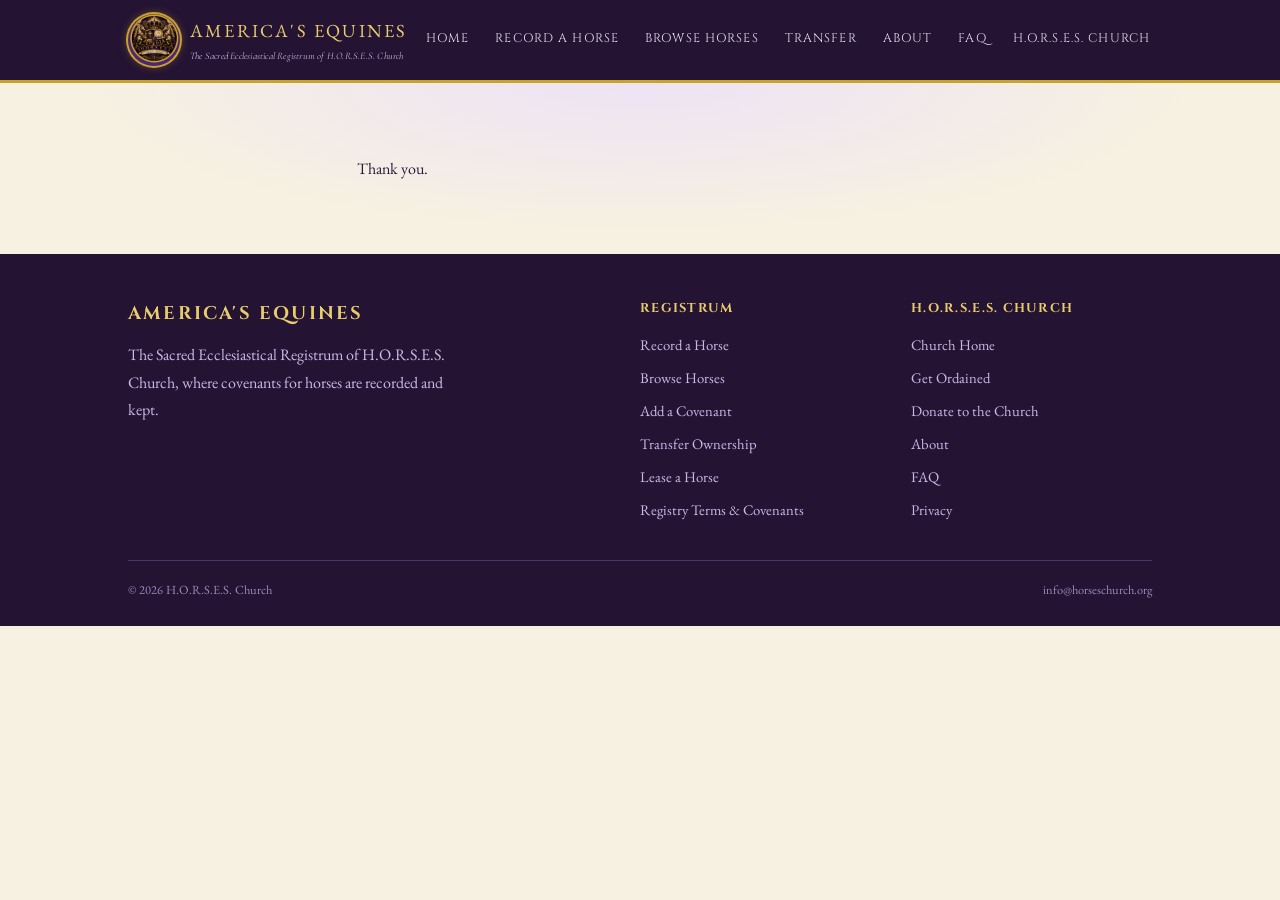
<file: thank-you.html>
<!DOCTYPE html>
<html lang="en">
<head>
<meta charset="UTF-8">
<meta name="viewport" content="width=device-width, initial-scale=1.0">
<title>Thank You | America&#x27;s Equines</title>
<meta name="description" content="Thank you for your offering to the Registrum.">
<link rel="icon" href="favicon.ico" sizes="any">
<link rel="icon" type="image/png" sizes="32x32" href="favicon-32.png">
<link rel="apple-touch-icon" href="apple-touch-icon.png">
<meta property="og:type" content="website">
<meta property="og:site_name" content="America's Equines">
<meta property="og:title" content="Thank You | America&#x27;s Equines">
<meta property="og:description" content="Thank you for your offering to the Registrum.">
<meta property="og:url" content="https://registrum.americasequines.org/thank-you.html">
<meta property="og:image" content="https://registrum.americasequines.org/registrum-square.png">
<link rel="preconnect" href="https://fonts.googleapis.com"><link href="https://fonts.googleapis.com/css2?family=Cinzel:wght@400;600;700&family=Cormorant+Garamond:ital,wght@0,500;1,500&family=EB+Garamond:ital,wght@0,400;0,600;1,400&display=swap" rel="stylesheet">
<style>
:root{
  --purple-deep:#241333;
  --purple-royal:#4B2578;
  --purple-mid:#6B3FA0;
  --gold:#C9A227;
  --gold-light:#E8CD6D;
  --parchment:#F7F1E1;
  --parchment-dim:#EFE6CE;
  --ink:#2A1B3D;
  --lavender:#EDE3F5;
}
*{box-sizing:border-box;margin:0;padding:0;}
html{scroll-behavior:smooth;}
body{font-family:'EB Garamond',Georgia,serif;background:var(--parchment);color:var(--ink);line-height:1.7;}
h1,h2,h3,.wordmark,.btn,nav a,.eyebrow-caps{font-family:'Cinzel',Georgia,serif;}
h1,h2,h3{color:var(--purple-deep);letter-spacing:.02em;font-weight:600;}
h1{font-size:2.6rem;line-height:1.15;}
h2{font-size:1.9rem;margin-bottom:.6em;}
h3{font-size:1.25rem;}
p{margin-bottom:1em;max-width:66ch;}
a{color:var(--purple-royal);text-decoration:none;}
.eyebrow{font-family:'Cormorant Garamond',Georgia,serif;font-style:italic;letter-spacing:.18em;text-transform:uppercase;color:var(--purple-mid);font-size:.85rem;display:block;margin-bottom:.5em;}
.wrap{max-width:1080px;margin:0 auto;padding:0 28px;}
.halo-horseshoe{width:1em;height:1em;display:inline-block;vertical-align:middle;}

/* ---- top bar ---- */
.topbar{background:var(--purple-deep);border-bottom:3px solid var(--gold);}
.topbar .wrap{display:flex;align-items:center;justify-content:space-between;flex-wrap:wrap;gap:14px;padding-top:14px;padding-bottom:14px;}
.brand{display:flex;align-items:center;gap:10px;color:var(--gold-light);}
.brand .halo-horseshoe{width:30px;height:30px;color:var(--gold);}
.brand-crest{width:52px;height:52px;border-radius:50%;object-fit:cover;box-shadow:0 0 0 2px var(--gold),0 0 10px rgba(201,162,39,.5);}
.brand-text{color:var(--gold-light);font-size:1.15rem;letter-spacing:.12em;}
.brand-text small{display:block;font-family:'Cormorant Garamond',serif;font-style:italic;letter-spacing:.02em;color:#cbb8e6;font-size:.62rem;text-transform:none;margin-top:2px;}
nav{display:flex;gap:22px;flex-wrap:wrap;}
nav a{color:#E9DFF5;font-size:.78rem;letter-spacing:.09em;text-transform:uppercase;padding:6px 2px;border-bottom:2px solid transparent;}
nav a:hover,nav a.active{color:var(--gold-light);border-bottom-color:var(--gold);}

/* ---- banner ---- */
.banner{background:linear-gradient(90deg,var(--gold-light),var(--gold));color:var(--purple-deep);}
.banner .wrap{padding:12px 28px;display:flex;align-items:center;justify-content:center;gap:18px;flex-wrap:wrap;text-align:center;}
.banner p{margin:0;font-family:'Cinzel',serif;font-size:.8rem;letter-spacing:.04em;}
.banner .btns{display:flex;gap:10px;flex-wrap:wrap;}

/* ---- buttons ---- */
.btn{display:inline-block;font-size:.75rem;letter-spacing:.09em;text-transform:uppercase;padding:11px 22px;border-radius:2px;border:1.5px solid var(--purple-deep);cursor:pointer;}
.btn-solid{background:var(--purple-deep);color:var(--gold-light);border-color:var(--purple-deep);}
.btn-solid:hover{background:var(--purple-royal);}
.btn-outline{background:transparent;color:var(--purple-deep);border-color:var(--purple-deep);}
.btn-outline:hover{background:var(--purple-deep);color:var(--gold-light);}
.btn-gold{background:var(--purple-deep);color:var(--gold-light);border-color:var(--purple-deep);}
.banner .btn-outline{border-color:var(--purple-deep);color:var(--purple-deep);}
.banner .btn-outline:hover{background:var(--purple-deep);color:var(--gold-light);}
.btn:disabled{opacity:.55;cursor:not-allowed;}

/* ---- hero ---- */
.hero{padding:72px 0 56px;background:radial-gradient(ellipse at top,var(--lavender) 0%,var(--parchment) 62%);text-align:center;}
.hero .halo-horseshoe{width:56px;height:56px;color:var(--gold);margin-bottom:18px;}
.hero h1{max-width:820px;margin:0 auto .4em;}
.hero .lede{max-width:640px;margin:0 auto 1.6em;font-size:1.15rem;color:var(--purple-royal);}
.hero .btns{display:flex;gap:14px;justify-content:center;flex-wrap:wrap;}

/* ---- page header (non-home) ---- */
.pagehead{padding:52px 0 34px;text-align:center;background:linear-gradient(180deg,var(--lavender),var(--parchment));}
.pagehead .halo-horseshoe{width:42px;height:42px;color:var(--gold);margin-bottom:12px;}.pagehead-banner{max-width:640px;width:100%;height:auto;margin:0 auto 16px;display:block;}
.pagehead p.lede{max-width:620px;margin:.6em auto 0;color:var(--purple-royal);}

/* ---- sections & dividers ---- */
section{padding:56px 0;}
.divider{display:flex;align-items:center;gap:16px;justify-content:center;margin:0 0 40px;color:var(--gold);}
.divider .line{height:1px;width:90px;background:linear-gradient(90deg,transparent,var(--gold),transparent);}
.divider .halo-horseshoe{width:26px;height:26px;}
.panel{background:#fff;border:1px solid var(--parchment-dim);border-left:4px solid var(--gold);border-radius:2px;padding:28px 30px;}
.panel-lav{background:var(--lavender);}

/* ---- grid cards ---- */
.grid3{display:grid;grid-template-columns:repeat(3,1fr);gap:22px;}
.grid2{display:grid;grid-template-columns:repeat(2,1fr);gap:22px;}
@media (max-width:820px){.grid3,.grid2{grid-template-columns:1fr;}}
.card{background:#fff;border:1px solid var(--parchment-dim);padding:26px 24px;border-radius:2px;position:relative;}
.card .halo-horseshoe{width:28px;height:28px;color:var(--gold);margin-bottom:12px;}
.card h3{margin-bottom:.4em;}

/* package cards */
.pkg{background:#fff;border:2px solid var(--parchment-dim);padding:28px 24px;text-align:center;display:flex;flex-direction:column;}
.pkg.featured{border-color:var(--gold);box-shadow:0 6px 22px rgba(75,37,120,.12);}
.pkg .price{font-family:'Cinzel',serif;font-size:2rem;color:var(--purple-deep);margin:.3em 0;}
.pkg .price small{font-size:.9rem;font-family:'EB Garamond',serif;color:var(--purple-mid);}
.pkg ul{list-style:none;margin:14px 0 22px;text-align:left;flex:1;}
.pkg li{padding:6px 0;border-bottom:1px dashed var(--parchment-dim);font-size:.95rem;}
.pkg .tag{align-self:center;background:var(--gold);color:var(--purple-deep);font-family:'Cinzel',serif;font-size:.65rem;letter-spacing:.1em;text-transform:uppercase;padding:4px 10px;margin-bottom:10px;}

.pkg .tagline{font-size:.85rem;color:var(--purple-mid);margin-bottom:0;}

/* delivery toggle */
.delivery-toggle{display:flex;gap:8px;margin:14px 0;background:var(--lavender);border:1px solid #d8c7ef;border-radius:3px;padding:4px;max-width:360px;margin-left:auto;margin-right:auto;}
.delivery-toggle label{flex:1;text-align:center;font-family:'Cinzel',serif;font-size:.62rem;letter-spacing:.06em;text-transform:uppercase;color:var(--purple-royal);padding:8px 4px;border-radius:2px;cursor:pointer;margin:0;}
.delivery-toggle input{position:absolute;opacity:0;width:0;height:0;}
.delivery-toggle input:checked + label{background:var(--purple-deep);color:var(--gold-light);}

/* step headings above each stage of the package builder */
.step-heading{text-align:center;font-family:'Cinzel',serif;font-size:1rem;color:var(--purple-deep);margin-bottom:16px;}

/* selectable package radio-cards */
.pkg-option{cursor:pointer;position:relative;transition:border-color .15s, box-shadow .15s;}
.pkg-option input[type=radio]{position:absolute;top:16px;right:16px;width:18px;height:18px;accent-color:var(--purple-deep);}
.pkg-option.selected{border-color:var(--gold);box-shadow:0 6px 22px rgba(75,37,120,.14);}
.price-lines{font-size:.92rem;color:var(--purple-royal);margin:10px 0 14px;text-align:left;}
.price-lines div{padding:3px 0;}
.price-lines strong{color:var(--purple-deep);}

/* delivery + addons panels shown once a paid package is chosen */
.builder-panel{max-width:640px;margin:0 auto 22px;}
.builder-panel h3{text-align:center;font-size:1rem;}
.addon-list{display:flex;flex-direction:column;gap:10px;}
.addon-item{display:flex;align-items:center;gap:12px;background:var(--lavender);border:1px solid #d8c7ef;border-radius:2px;padding:12px 16px;cursor:pointer;font-size:.92rem;}
.addon-item input{width:17px;height:17px;accent-color:var(--purple-deep);}
.addon-item .addon-name{flex:1;}
.addon-item .addon-price{font-family:'Cinzel',serif;font-size:.85rem;color:var(--purple-deep);white-space:nowrap;}
.addon-note{text-align:center;font-size:.85rem;color:var(--purple-mid);}

/* running order summary */
.order-summary{max-width:640px;margin:0 auto;}
.order-summary .review-list{list-style:none;margin:12px 0;}
.order-summary .review-list li{display:flex;justify-content:space-between;padding:8px 0;border-bottom:1px dashed var(--parchment-dim);font-size:.95rem;}
.summary-total{display:flex;justify-content:space-between;font-family:'Cinzel',serif;font-size:1.1rem;color:var(--purple-deep);padding-top:10px;margin-bottom:10px;}

/* ---- forms ---- */
form{background:#fff;border:1px solid var(--parchment-dim);padding:30px;max-width:640px;}
.field{margin-bottom:18px;}
.field-row{display:flex;gap:12px;}
.field-row>div{flex:1;min-width:0;}
.field-row>div:nth-child(2){flex:0 0 110px;}
.field-row>div:nth-child(3){flex:0 0 130px;}
@media (max-width:560px){.field-row{flex-direction:column;gap:0;}.field-row>div{margin-bottom:18px;}}
label{display:block;font-family:'Cinzel',serif;font-size:.72rem;letter-spacing:.08em;text-transform:uppercase;color:var(--purple-royal);margin-bottom:6px;}
input,select,textarea{width:100%;padding:11px 12px;border:1px solid #cbb8e6;background:var(--lavender);font-family:'EB Garamond',serif;font-size:1rem;color:var(--ink);border-radius:2px;}
textarea{min-height:120px;resize:vertical;}
input:focus,select:focus,textarea:focus{outline:2px solid var(--gold);outline-offset:1px;}
.help{font-size:.85rem;color:#6a5a80;margin-top:4px;}
.formnote{font-size:.85rem;color:var(--purple-mid);margin-top:14px;}

/* ---- locked packages teaser ---- */
.pkg-locked{background:#fff;border:1px dashed #cbb8e6;border-radius:2px;padding:44px 30px;text-align:center;max-width:640px;margin:0 auto;}
.pkg-locked .halo-horseshoe{width:34px;height:34px;color:var(--gold);margin-bottom:14px;}
.pkg-locked p{margin:0 auto;color:var(--purple-mid);}

/* ---- confirm modal ---- */
.modal-backdrop{display:none;position:fixed;inset:0;background:rgba(36,19,51,.6);z-index:50;align-items:center;justify-content:center;padding:20px;}
.modal-backdrop.open{display:flex;}
.modal{background:var(--parchment);border:2px solid var(--gold);border-radius:2px;max-width:560px;width:100%;max-height:88vh;overflow-y:auto;padding:32px;}
.modal h2{font-size:1.5rem;text-align:center;}
.modal .review-list{list-style:none;margin:18px 0 6px;}
.modal .review-list li{display:flex;justify-content:space-between;gap:16px;padding:9px 0;border-bottom:1px dashed var(--parchment-dim);font-size:.95rem;}
.modal .review-list li span:first-child{font-family:'Cinzel',serif;font-size:.68rem;letter-spacing:.06em;text-transform:uppercase;color:var(--purple-royal);}
.modal .review-list li span:last-child{text-align:right;color:var(--ink);}
.modal .modal-btns{display:flex;gap:12px;justify-content:center;margin-top:24px;flex-wrap:wrap;}
.modal .disclosure{margin-top:18px;}

/* ---- faq ---- */
.faq-item{border-bottom:1px solid var(--parchment-dim);padding:18px 0;}
.faq-item summary{font-family:'Cinzel',serif;font-size:1rem;cursor:pointer;color:var(--purple-deep);}
.faq-item p{margin-top:10px;color:#4a3960;}

/* ---- disclosure ---- */
.disclosure{background:var(--lavender);border:1px solid #d8c7ef;padding:20px 24px;font-size:.88rem;color:#4a3960;margin-top:20px;}
.disclosure strong{color:var(--purple-deep);}

/* ---- footer ---- */
footer{background:var(--purple-deep);color:#cbb8e6;padding:44px 0 26px;}
footer .cols{display:grid;grid-template-columns:2fr 1fr 1fr;gap:30px;margin-bottom:30px;}
@media (max-width:720px){footer .cols{grid-template-columns:1fr;}}
footer h4{font-family:'Cinzel',serif;color:var(--gold-light);font-size:.8rem;letter-spacing:.1em;text-transform:uppercase;margin-bottom:12px;}
footer a{color:#cbb8e6;font-size:.92rem;display:block;margin-bottom:8px;}
footer a:hover{color:var(--gold-light);}
footer .brand-text{color:var(--gold-light);}
footer .foot-bottom{border-top:1px solid #4a3568;padding-top:18px;display:flex;justify-content:space-between;flex-wrap:wrap;gap:12px;font-size:.78rem;color:#9c88b8;}
footer .faq-btn{display:inline-block;background:var(--gold);color:var(--purple-deep);font-family:'Cinzel',serif;font-size:.72rem;letter-spacing:.08em;text-transform:uppercase;padding:9px 18px;margin-top:4px;}
nav a.nav-record{color:var(--purple-deep);background:linear-gradient(90deg,var(--gold-light),var(--gold));padding:6px 12px;border-radius:2px;border-bottom:none;font-weight:600;}
nav a.nav-record:hover{background:var(--gold-light);color:var(--purple-deep);}

</style>
<link rel="stylesheet" href="site.css">

</head>
<body data-page="thanks">
<header class="topbar">
  <div class="wrap">
    <a href="index.html" class="brand"><img class="brand-crest" src="registrum-square.png" alt="Registrum crest"><span class="brand-text">AMERICA'S EQUINES<small>The Sacred Ecclesiastical Registrum of H.O.R.S.E.S. Church</small></span></a>
    <nav><a href="index.html">Home</a><a href="record.html">Record a Horse</a><a href="browse.html">Browse Horses</a><a href="transfer.html">Transfer</a><a href="about.html">About</a><a href="faq.html">FAQ</a><a href="https://horseschurch.org/">H.O.R.S.E.S. Church</a></nav>
  </div>
</header>
<section class="hero"><div class="wrap" id="status"><h1>Confirming your offering…</h1><p class="lede"><span class="spinner"></span>One moment while we confirm your payment.</p></div></section>
<footer>
  <div class="wrap">
    <div class="cols">
      <div>
        <h4 class="brand-text">America's Equines</h4>
        <p style="max-width:42ch;color:#cbb8e6;">The Sacred Ecclesiastical Registrum of H.O.R.S.E.S. Church, where covenants for horses are recorded and kept.</p>
      </div>
      <div>
        <h4>Registrum</h4>
        <a href="record.html">Record a Horse</a>
        <a href="browse.html">Browse Horses</a>
        <a href="add-covenant.html">Add a Covenant</a>
        <a href="transfer.html">Transfer Ownership</a>
        <a href="lease.html">Lease a Horse</a>
        <a href="terms.html">Registry Terms &amp; Covenants</a>
      </div>
      <div>
        <h4>H.O.R.S.E.S. Church</h4>
        <a href="https://horseschurch.org/">Church Home</a>
        <a href="https://horseschurch.org/ordination.html">Get Ordained</a>
        <a href="https://horseschurch.org/donate.html">Donate to the Church</a>
        <a href="about.html">About</a>
        <a href="faq.html">FAQ</a>
        <a href="privacy.html">Privacy</a>
      </div>
    </div>
    <div class="foot-bottom">
      <span>&copy; 2026 H.O.R.S.E.S. Church</span>
      <span>info@horseschurch.org</span>
    </div>
  </div>
</footer>
<script src="app.js"></script>
</body>
</html>
</file>
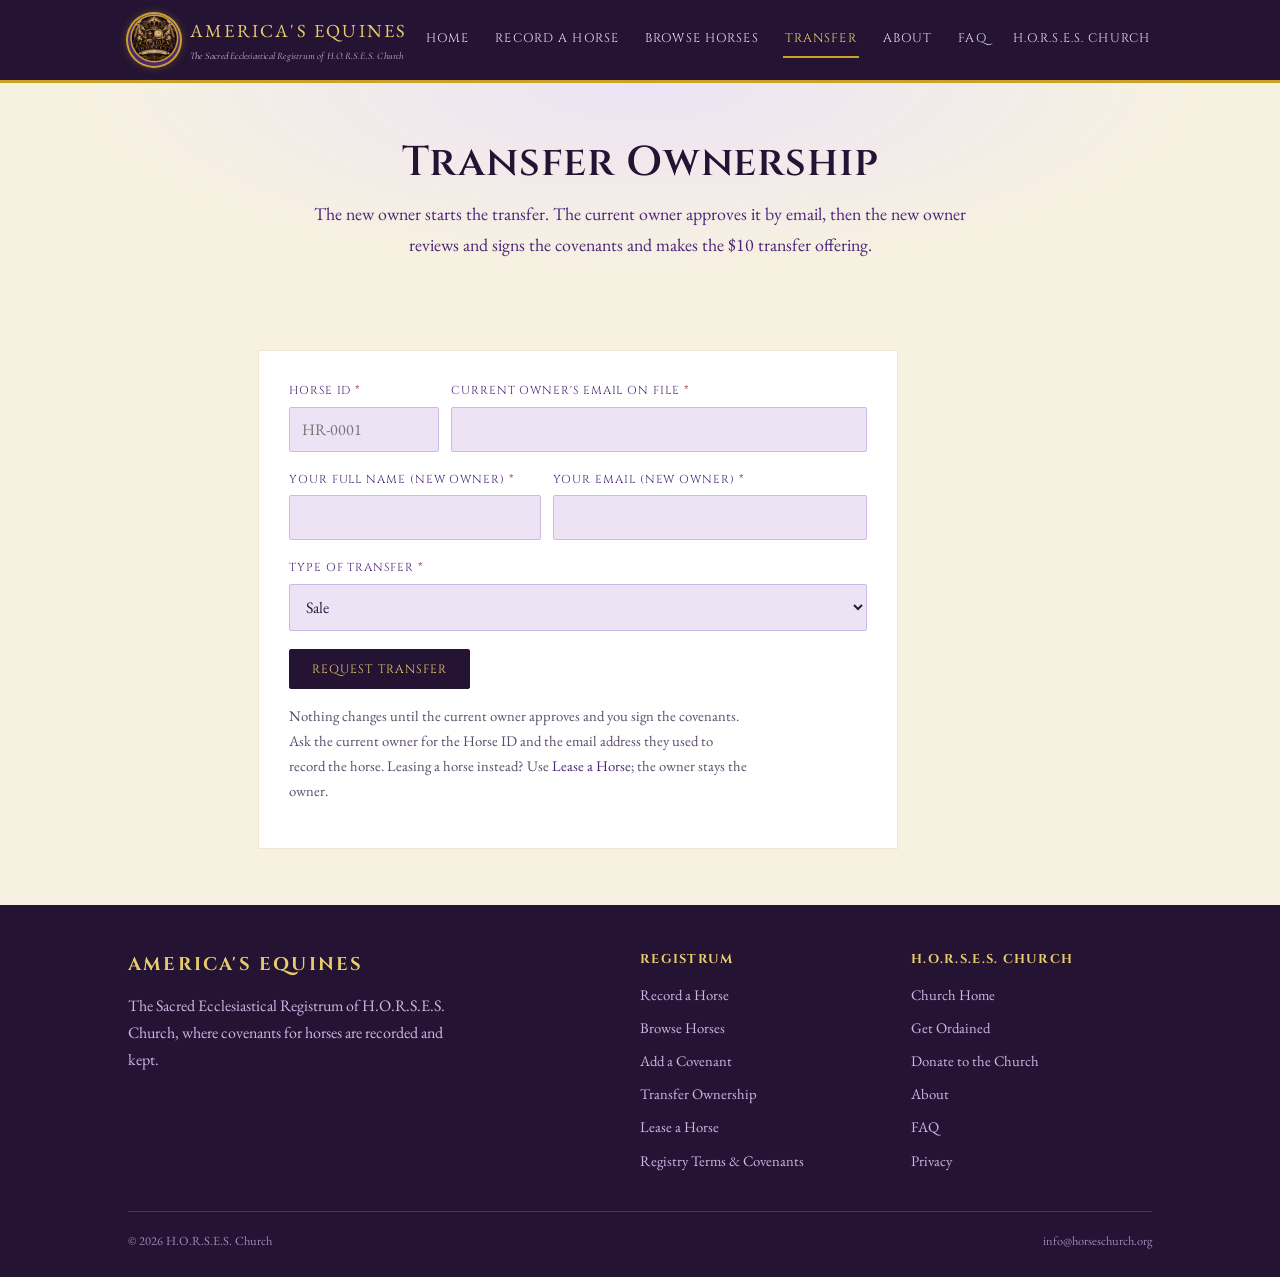
<file: transfer.html>
<!DOCTYPE html>
<html lang="en">
<head>
<meta charset="UTF-8">
<meta name="viewport" content="width=device-width, initial-scale=1.0">
<title>Transfer Ownership | America&#x27;s Equines</title>
<meta name="description" content="Request the transfer of a recorded horse to a new owner.">
<link rel="icon" href="favicon.ico" sizes="any">
<link rel="icon" type="image/png" sizes="32x32" href="favicon-32.png">
<link rel="apple-touch-icon" href="apple-touch-icon.png">
<meta property="og:type" content="website">
<meta property="og:site_name" content="America's Equines">
<meta property="og:title" content="Transfer Ownership | America&#x27;s Equines">
<meta property="og:description" content="Request the transfer of a recorded horse to a new owner.">
<meta property="og:url" content="https://registrum.americasequines.org/transfer.html">
<meta property="og:image" content="https://registrum.americasequines.org/registrum-square.png">
<link rel="preconnect" href="https://fonts.googleapis.com"><link href="https://fonts.googleapis.com/css2?family=Cinzel:wght@400;600;700&family=Cormorant+Garamond:ital,wght@0,500;1,500&family=EB+Garamond:ital,wght@0,400;0,600;1,400&display=swap" rel="stylesheet">
<style>
:root{
  --purple-deep:#241333;
  --purple-royal:#4B2578;
  --purple-mid:#6B3FA0;
  --gold:#C9A227;
  --gold-light:#E8CD6D;
  --parchment:#F7F1E1;
  --parchment-dim:#EFE6CE;
  --ink:#2A1B3D;
  --lavender:#EDE3F5;
}
*{box-sizing:border-box;margin:0;padding:0;}
html{scroll-behavior:smooth;}
body{font-family:'EB Garamond',Georgia,serif;background:var(--parchment);color:var(--ink);line-height:1.7;}
h1,h2,h3,.wordmark,.btn,nav a,.eyebrow-caps{font-family:'Cinzel',Georgia,serif;}
h1,h2,h3{color:var(--purple-deep);letter-spacing:.02em;font-weight:600;}
h1{font-size:2.6rem;line-height:1.15;}
h2{font-size:1.9rem;margin-bottom:.6em;}
h3{font-size:1.25rem;}
p{margin-bottom:1em;max-width:66ch;}
a{color:var(--purple-royal);text-decoration:none;}
.eyebrow{font-family:'Cormorant Garamond',Georgia,serif;font-style:italic;letter-spacing:.18em;text-transform:uppercase;color:var(--purple-mid);font-size:.85rem;display:block;margin-bottom:.5em;}
.wrap{max-width:1080px;margin:0 auto;padding:0 28px;}
.halo-horseshoe{width:1em;height:1em;display:inline-block;vertical-align:middle;}

/* ---- top bar ---- */
.topbar{background:var(--purple-deep);border-bottom:3px solid var(--gold);}
.topbar .wrap{display:flex;align-items:center;justify-content:space-between;flex-wrap:wrap;gap:14px;padding-top:14px;padding-bottom:14px;}
.brand{display:flex;align-items:center;gap:10px;color:var(--gold-light);}
.brand .halo-horseshoe{width:30px;height:30px;color:var(--gold);}
.brand-crest{width:52px;height:52px;border-radius:50%;object-fit:cover;box-shadow:0 0 0 2px var(--gold),0 0 10px rgba(201,162,39,.5);}
.brand-text{color:var(--gold-light);font-size:1.15rem;letter-spacing:.12em;}
.brand-text small{display:block;font-family:'Cormorant Garamond',serif;font-style:italic;letter-spacing:.02em;color:#cbb8e6;font-size:.62rem;text-transform:none;margin-top:2px;}
nav{display:flex;gap:22px;flex-wrap:wrap;}
nav a{color:#E9DFF5;font-size:.78rem;letter-spacing:.09em;text-transform:uppercase;padding:6px 2px;border-bottom:2px solid transparent;}
nav a:hover,nav a.active{color:var(--gold-light);border-bottom-color:var(--gold);}

/* ---- banner ---- */
.banner{background:linear-gradient(90deg,var(--gold-light),var(--gold));color:var(--purple-deep);}
.banner .wrap{padding:12px 28px;display:flex;align-items:center;justify-content:center;gap:18px;flex-wrap:wrap;text-align:center;}
.banner p{margin:0;font-family:'Cinzel',serif;font-size:.8rem;letter-spacing:.04em;}
.banner .btns{display:flex;gap:10px;flex-wrap:wrap;}

/* ---- buttons ---- */
.btn{display:inline-block;font-size:.75rem;letter-spacing:.09em;text-transform:uppercase;padding:11px 22px;border-radius:2px;border:1.5px solid var(--purple-deep);cursor:pointer;}
.btn-solid{background:var(--purple-deep);color:var(--gold-light);border-color:var(--purple-deep);}
.btn-solid:hover{background:var(--purple-royal);}
.btn-outline{background:transparent;color:var(--purple-deep);border-color:var(--purple-deep);}
.btn-outline:hover{background:var(--purple-deep);color:var(--gold-light);}
.btn-gold{background:var(--purple-deep);color:var(--gold-light);border-color:var(--purple-deep);}
.banner .btn-outline{border-color:var(--purple-deep);color:var(--purple-deep);}
.banner .btn-outline:hover{background:var(--purple-deep);color:var(--gold-light);}
.btn:disabled{opacity:.55;cursor:not-allowed;}

/* ---- hero ---- */
.hero{padding:72px 0 56px;background:radial-gradient(ellipse at top,var(--lavender) 0%,var(--parchment) 62%);text-align:center;}
.hero .halo-horseshoe{width:56px;height:56px;color:var(--gold);margin-bottom:18px;}
.hero h1{max-width:820px;margin:0 auto .4em;}
.hero .lede{max-width:640px;margin:0 auto 1.6em;font-size:1.15rem;color:var(--purple-royal);}
.hero .btns{display:flex;gap:14px;justify-content:center;flex-wrap:wrap;}

/* ---- page header (non-home) ---- */
.pagehead{padding:52px 0 34px;text-align:center;background:linear-gradient(180deg,var(--lavender),var(--parchment));}
.pagehead .halo-horseshoe{width:42px;height:42px;color:var(--gold);margin-bottom:12px;}.pagehead-banner{max-width:640px;width:100%;height:auto;margin:0 auto 16px;display:block;}
.pagehead p.lede{max-width:620px;margin:.6em auto 0;color:var(--purple-royal);}

/* ---- sections & dividers ---- */
section{padding:56px 0;}
.divider{display:flex;align-items:center;gap:16px;justify-content:center;margin:0 0 40px;color:var(--gold);}
.divider .line{height:1px;width:90px;background:linear-gradient(90deg,transparent,var(--gold),transparent);}
.divider .halo-horseshoe{width:26px;height:26px;}
.panel{background:#fff;border:1px solid var(--parchment-dim);border-left:4px solid var(--gold);border-radius:2px;padding:28px 30px;}
.panel-lav{background:var(--lavender);}

/* ---- grid cards ---- */
.grid3{display:grid;grid-template-columns:repeat(3,1fr);gap:22px;}
.grid2{display:grid;grid-template-columns:repeat(2,1fr);gap:22px;}
@media (max-width:820px){.grid3,.grid2{grid-template-columns:1fr;}}
.card{background:#fff;border:1px solid var(--parchment-dim);padding:26px 24px;border-radius:2px;position:relative;}
.card .halo-horseshoe{width:28px;height:28px;color:var(--gold);margin-bottom:12px;}
.card h3{margin-bottom:.4em;}

/* package cards */
.pkg{background:#fff;border:2px solid var(--parchment-dim);padding:28px 24px;text-align:center;display:flex;flex-direction:column;}
.pkg.featured{border-color:var(--gold);box-shadow:0 6px 22px rgba(75,37,120,.12);}
.pkg .price{font-family:'Cinzel',serif;font-size:2rem;color:var(--purple-deep);margin:.3em 0;}
.pkg .price small{font-size:.9rem;font-family:'EB Garamond',serif;color:var(--purple-mid);}
.pkg ul{list-style:none;margin:14px 0 22px;text-align:left;flex:1;}
.pkg li{padding:6px 0;border-bottom:1px dashed var(--parchment-dim);font-size:.95rem;}
.pkg .tag{align-self:center;background:var(--gold);color:var(--purple-deep);font-family:'Cinzel',serif;font-size:.65rem;letter-spacing:.1em;text-transform:uppercase;padding:4px 10px;margin-bottom:10px;}

.pkg .tagline{font-size:.85rem;color:var(--purple-mid);margin-bottom:0;}

/* delivery toggle */
.delivery-toggle{display:flex;gap:8px;margin:14px 0;background:var(--lavender);border:1px solid #d8c7ef;border-radius:3px;padding:4px;max-width:360px;margin-left:auto;margin-right:auto;}
.delivery-toggle label{flex:1;text-align:center;font-family:'Cinzel',serif;font-size:.62rem;letter-spacing:.06em;text-transform:uppercase;color:var(--purple-royal);padding:8px 4px;border-radius:2px;cursor:pointer;margin:0;}
.delivery-toggle input{position:absolute;opacity:0;width:0;height:0;}
.delivery-toggle input:checked + label{background:var(--purple-deep);color:var(--gold-light);}

/* step headings above each stage of the package builder */
.step-heading{text-align:center;font-family:'Cinzel',serif;font-size:1rem;color:var(--purple-deep);margin-bottom:16px;}

/* selectable package radio-cards */
.pkg-option{cursor:pointer;position:relative;transition:border-color .15s, box-shadow .15s;}
.pkg-option input[type=radio]{position:absolute;top:16px;right:16px;width:18px;height:18px;accent-color:var(--purple-deep);}
.pkg-option.selected{border-color:var(--gold);box-shadow:0 6px 22px rgba(75,37,120,.14);}
.price-lines{font-size:.92rem;color:var(--purple-royal);margin:10px 0 14px;text-align:left;}
.price-lines div{padding:3px 0;}
.price-lines strong{color:var(--purple-deep);}

/* delivery + addons panels shown once a paid package is chosen */
.builder-panel{max-width:640px;margin:0 auto 22px;}
.builder-panel h3{text-align:center;font-size:1rem;}
.addon-list{display:flex;flex-direction:column;gap:10px;}
.addon-item{display:flex;align-items:center;gap:12px;background:var(--lavender);border:1px solid #d8c7ef;border-radius:2px;padding:12px 16px;cursor:pointer;font-size:.92rem;}
.addon-item input{width:17px;height:17px;accent-color:var(--purple-deep);}
.addon-item .addon-name{flex:1;}
.addon-item .addon-price{font-family:'Cinzel',serif;font-size:.85rem;color:var(--purple-deep);white-space:nowrap;}
.addon-note{text-align:center;font-size:.85rem;color:var(--purple-mid);}

/* running order summary */
.order-summary{max-width:640px;margin:0 auto;}
.order-summary .review-list{list-style:none;margin:12px 0;}
.order-summary .review-list li{display:flex;justify-content:space-between;padding:8px 0;border-bottom:1px dashed var(--parchment-dim);font-size:.95rem;}
.summary-total{display:flex;justify-content:space-between;font-family:'Cinzel',serif;font-size:1.1rem;color:var(--purple-deep);padding-top:10px;margin-bottom:10px;}

/* ---- forms ---- */
form{background:#fff;border:1px solid var(--parchment-dim);padding:30px;max-width:640px;}
.field{margin-bottom:18px;}
.field-row{display:flex;gap:12px;}
.field-row>div{flex:1;min-width:0;}
.field-row>div:nth-child(2){flex:0 0 110px;}
.field-row>div:nth-child(3){flex:0 0 130px;}
@media (max-width:560px){.field-row{flex-direction:column;gap:0;}.field-row>div{margin-bottom:18px;}}
label{display:block;font-family:'Cinzel',serif;font-size:.72rem;letter-spacing:.08em;text-transform:uppercase;color:var(--purple-royal);margin-bottom:6px;}
input,select,textarea{width:100%;padding:11px 12px;border:1px solid #cbb8e6;background:var(--lavender);font-family:'EB Garamond',serif;font-size:1rem;color:var(--ink);border-radius:2px;}
textarea{min-height:120px;resize:vertical;}
input:focus,select:focus,textarea:focus{outline:2px solid var(--gold);outline-offset:1px;}
.help{font-size:.85rem;color:#6a5a80;margin-top:4px;}
.formnote{font-size:.85rem;color:var(--purple-mid);margin-top:14px;}

/* ---- locked packages teaser ---- */
.pkg-locked{background:#fff;border:1px dashed #cbb8e6;border-radius:2px;padding:44px 30px;text-align:center;max-width:640px;margin:0 auto;}
.pkg-locked .halo-horseshoe{width:34px;height:34px;color:var(--gold);margin-bottom:14px;}
.pkg-locked p{margin:0 auto;color:var(--purple-mid);}

/* ---- confirm modal ---- */
.modal-backdrop{display:none;position:fixed;inset:0;background:rgba(36,19,51,.6);z-index:50;align-items:center;justify-content:center;padding:20px;}
.modal-backdrop.open{display:flex;}
.modal{background:var(--parchment);border:2px solid var(--gold);border-radius:2px;max-width:560px;width:100%;max-height:88vh;overflow-y:auto;padding:32px;}
.modal h2{font-size:1.5rem;text-align:center;}
.modal .review-list{list-style:none;margin:18px 0 6px;}
.modal .review-list li{display:flex;justify-content:space-between;gap:16px;padding:9px 0;border-bottom:1px dashed var(--parchment-dim);font-size:.95rem;}
.modal .review-list li span:first-child{font-family:'Cinzel',serif;font-size:.68rem;letter-spacing:.06em;text-transform:uppercase;color:var(--purple-royal);}
.modal .review-list li span:last-child{text-align:right;color:var(--ink);}
.modal .modal-btns{display:flex;gap:12px;justify-content:center;margin-top:24px;flex-wrap:wrap;}
.modal .disclosure{margin-top:18px;}

/* ---- faq ---- */
.faq-item{border-bottom:1px solid var(--parchment-dim);padding:18px 0;}
.faq-item summary{font-family:'Cinzel',serif;font-size:1rem;cursor:pointer;color:var(--purple-deep);}
.faq-item p{margin-top:10px;color:#4a3960;}

/* ---- disclosure ---- */
.disclosure{background:var(--lavender);border:1px solid #d8c7ef;padding:20px 24px;font-size:.88rem;color:#4a3960;margin-top:20px;}
.disclosure strong{color:var(--purple-deep);}

/* ---- footer ---- */
footer{background:var(--purple-deep);color:#cbb8e6;padding:44px 0 26px;}
footer .cols{display:grid;grid-template-columns:2fr 1fr 1fr;gap:30px;margin-bottom:30px;}
@media (max-width:720px){footer .cols{grid-template-columns:1fr;}}
footer h4{font-family:'Cinzel',serif;color:var(--gold-light);font-size:.8rem;letter-spacing:.1em;text-transform:uppercase;margin-bottom:12px;}
footer a{color:#cbb8e6;font-size:.92rem;display:block;margin-bottom:8px;}
footer a:hover{color:var(--gold-light);}
footer .brand-text{color:var(--gold-light);}
footer .foot-bottom{border-top:1px solid #4a3568;padding-top:18px;display:flex;justify-content:space-between;flex-wrap:wrap;gap:12px;font-size:.78rem;color:#9c88b8;}
footer .faq-btn{display:inline-block;background:var(--gold);color:var(--purple-deep);font-family:'Cinzel',serif;font-size:.72rem;letter-spacing:.08em;text-transform:uppercase;padding:9px 18px;margin-top:4px;}
nav a.nav-record{color:var(--purple-deep);background:linear-gradient(90deg,var(--gold-light),var(--gold));padding:6px 12px;border-radius:2px;border-bottom:none;font-weight:600;}
nav a.nav-record:hover{background:var(--gold-light);color:var(--purple-deep);}

</style>
<link rel="stylesheet" href="site.css">

</head>
<body data-page="transfer">
<header class="topbar">
  <div class="wrap">
    <a href="index.html" class="brand"><img class="brand-crest" src="registrum-square.png" alt="Registrum crest"><span class="brand-text">AMERICA'S EQUINES<small>The Sacred Ecclesiastical Registrum of H.O.R.S.E.S. Church</small></span></a>
    <nav><a href="index.html">Home</a><a href="record.html">Record a Horse</a><a href="browse.html">Browse Horses</a><a href="transfer.html" class="active">Transfer</a><a href="about.html">About</a><a href="faq.html">FAQ</a><a href="https://horseschurch.org/">H.O.R.S.E.S. Church</a></nav>
  </div>
</header>
<section class="pagehead"><div class="wrap"><h1>Transfer Ownership</h1><p class="lede">The new owner starts the transfer. The current owner approves it by email, then the new owner reviews and signs the covenants and makes the $10 transfer offering.</p></div></section>
<section><div class="wrap narrow"><div id="m" class="hidden"></div>
<form id="f">
<div class="field-row id-row"><div class="field"><label for="reg_no">Horse ID <span class="req">*</span></label><input id="reg_no" required placeholder="HR-0001"></div>
<div class="field"><label for="cur">Current owner's email on file <span class="req">*</span></label><input id="cur" type="email" required></div></div>
<div class="field-row name-email"><div class="field"><label for="nname">Your full name (new owner) <span class="req">*</span></label><input id="nname" required maxlength="120"></div>
<div class="field"><label for="nemail">Your email (new owner) <span class="req">*</span></label><input id="nemail" type="email" required></div></div>
<div class="field"><label for="ttype">Type of transfer <span class="req">*</span></label><select id="ttype" required><option>Sale</option><option>Gift</option><option>Inheritance</option><option>Donation</option><option>Rehoming / Adoption</option><option>Other</option></select></div>
<button class="btn btn-solid" id="go" type="submit">Request Transfer</button>
<p class="legal" style="margin-top:14px">Nothing changes until the current owner approves and you sign the covenants. Ask the current owner for the Horse ID and the email address they used to record the horse. Leasing a horse instead? Use <a href="lease.html">Lease a Horse</a>; the owner stays the owner.</p>
</form></div></section>
<footer>
  <div class="wrap">
    <div class="cols">
      <div>
        <h4 class="brand-text">America's Equines</h4>
        <p style="max-width:42ch;color:#cbb8e6;">The Sacred Ecclesiastical Registrum of H.O.R.S.E.S. Church, where covenants for horses are recorded and kept.</p>
      </div>
      <div>
        <h4>Registrum</h4>
        <a href="record.html">Record a Horse</a>
        <a href="browse.html">Browse Horses</a>
        <a href="add-covenant.html">Add a Covenant</a>
        <a href="transfer.html">Transfer Ownership</a>
        <a href="lease.html">Lease a Horse</a>
        <a href="terms.html">Registry Terms &amp; Covenants</a>
      </div>
      <div>
        <h4>H.O.R.S.E.S. Church</h4>
        <a href="https://horseschurch.org/">Church Home</a>
        <a href="https://horseschurch.org/ordination.html">Get Ordained</a>
        <a href="https://horseschurch.org/donate.html">Donate to the Church</a>
        <a href="about.html">About</a>
        <a href="faq.html">FAQ</a>
        <a href="privacy.html">Privacy</a>
      </div>
    </div>
    <div class="foot-bottom">
      <span>&copy; 2026 H.O.R.S.E.S. Church</span>
      <span>info@horseschurch.org</span>
    </div>
  </div>
</footer>
<script src="app.js"></script>
</body>
</html>
</file>
<file: site.css>
/* Registrum additions on top of the H.O.R.S.E.S. Church styles */
.brand-crest{background:#4B2578}
.pagehead{padding:56px 0 34px;text-align:center;background:radial-gradient(ellipse at top,var(--lavender) 0%,var(--parchment) 62%)}
.pagehead h1{margin-bottom:.3em}
.pagehead p.lede{max-width:680px;margin:0 auto;color:var(--purple-royal);font-size:1.12rem}
.narrow{max-width:820px;margin:0 auto}
.steps{counter-reset:s}
.steps .card h3:before{counter-increment:s;content:counter(s) ". ";color:var(--gold)}
.horse-grid{display:grid;grid-template-columns:repeat(auto-fill,minmax(230px,1fr));gap:22px}
.horse-card{background:#fff;border:1px solid var(--parchment-dim);border-radius:2px;overflow:hidden;color:var(--ink);display:block;transition:box-shadow .2s}
.horse-card:hover{box-shadow:0 4px 16px rgba(36,19,51,.15)}
.horse-card .ph{aspect-ratio:4/3;background:var(--parchment-dim) center/cover no-repeat;position:relative}
.horse-card .tag{position:absolute;top:10px;left:10px;background:#fff;font-size:.72rem;padding:3px 8px;border-radius:2px}
.horse-card .body{padding:14px 16px}
.horse-card h3{font-size:1.05rem;margin:0 0 .2em}
.horse-card .meta{font-size:.9rem;color:#6b5a7d}
.filters{display:flex;gap:10px;flex-wrap:wrap;margin-bottom:22px}
.filters input,.filters select{max-width:240px}
.record-head{display:grid;grid-template-columns:minmax(220px,360px) 1fr;gap:30px;align-items:start}
@media (max-width:720px){.record-head{grid-template-columns:1fr}}
.record-head img{width:100%;border-radius:2px;border:1px solid var(--parchment-dim)}
.thumbs{display:flex;gap:10px;margin-top:10px}.thumbs img{width:90px;height:70px;object-fit:cover;cursor:pointer}
.facts{width:100%;border-collapse:collapse}.facts td{padding:8px 6px;border-bottom:1px solid var(--parchment-dim);vertical-align:top}.facts td:first-child{width:38%;color:#6b5a7d}
.pill{display:inline-block;background:#EAD9A8;padding:2px 10px;border-radius:2px;font-size:.9rem}
.cov-item{background:#fff;border:1px solid var(--parchment-dim);border-left:4px solid var(--gold);padding:14px 18px;margin:0 0 12px}
.cov-item strong{font-family:'Cinzel',serif;font-size:.95rem;color:var(--purple-deep)}
.cov-choice{display:flex;gap:12px;align-items:flex-start;background:#fff;border:1px solid var(--parchment-dim);padding:12px 14px;margin-bottom:10px;cursor:pointer}
.cov-choice input{width:20px;height:20px;margin-top:4px;flex:none}
.cov-choice .t{font-weight:600}.cov-choice .d{font-size:.92rem;color:#5b4b6b}
.agree{display:flex;gap:12px;align-items:flex-start;font-weight:600;margin:16px 0}
.agree input{width:22px;height:22px;margin-top:3px;flex:none}
.legal{font-size:.92rem;color:#5b4b6b}
.msg{padding:14px 18px;border-radius:2px;margin:14px 0}
.msg.err{background:#fbe9e9;border:1px solid #e7b4b4;color:#7a1f1f}
.msg.ok{background:#eef6e9;border:1px solid #bcd8ab;color:#2f5a1c}
.hidden{display:none!important}
fieldset{border:0;padding:0;margin:0 0 26px}
legend{font-family:'Cinzel',serif;font-size:1.15rem;color:var(--purple-deep);margin-bottom:12px}
.req{color:#9b1c1c}
.spinner{display:inline-block;width:16px;height:16px;border:2px solid var(--gold-light);border-top-color:transparent;border-radius:50%;animation:sp 1s linear infinite;vertical-align:-3px;margin-right:8px}
@keyframes sp{to{transform:rotate(360deg)}}
.quote{text-align:center;font-family:'Cormorant Garamond',serif;font-style:italic;font-size:1.3rem;color:var(--purple-royal);margin:30px 0}
/* Registrum forms: two-column rows share space; Horse ID column stays narrow so email has room */
.field-row>div:nth-child(2){flex:1 1 0}
.field-row>div:first-child{flex:1 1 0}
.field-row.id-row>div:first-child{flex:0 0 150px}
.field-row.name-email>div:first-child{flex:4 1 0}
.field-row.name-email>div:nth-child(2){flex:5 1 0}
@media (max-width:560px){.field-row>div,.field-row>div:first-child,.field-row>div:nth-child(2){flex:1 1 auto!important}}
</file>
